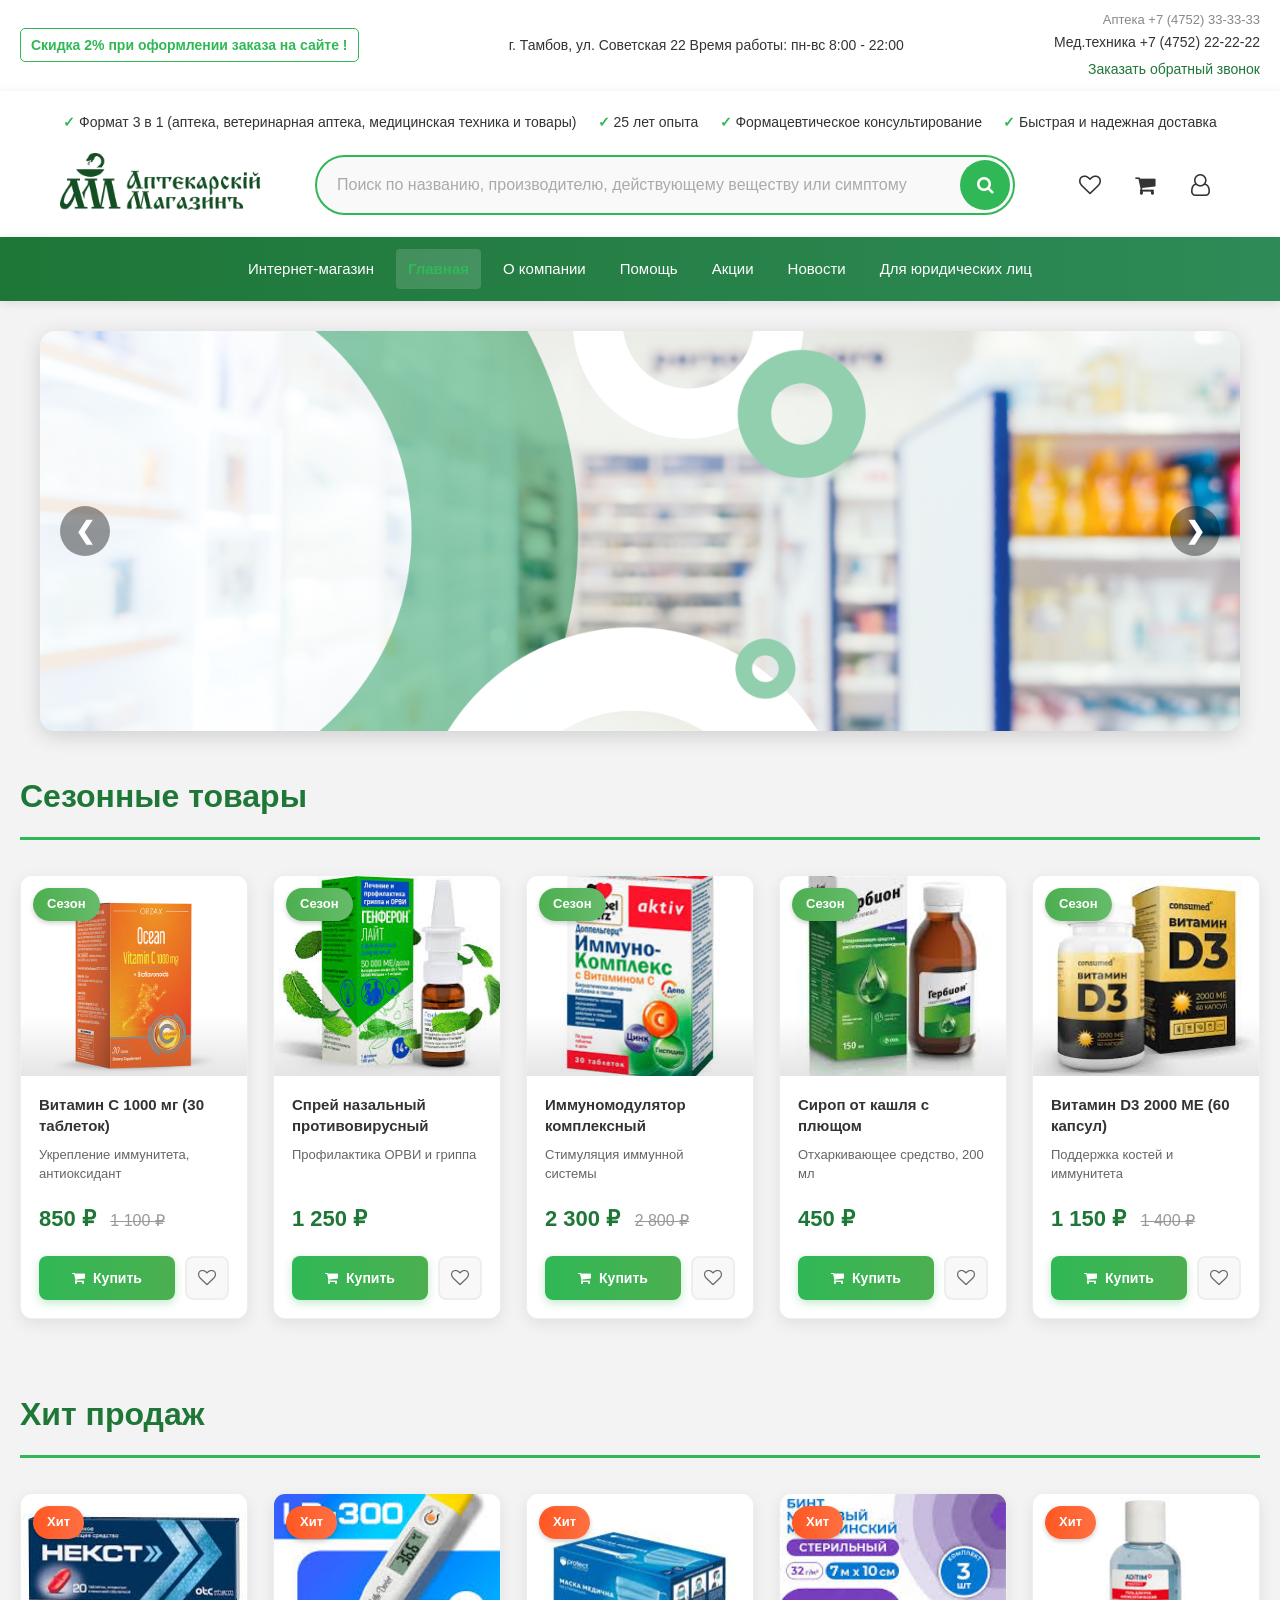
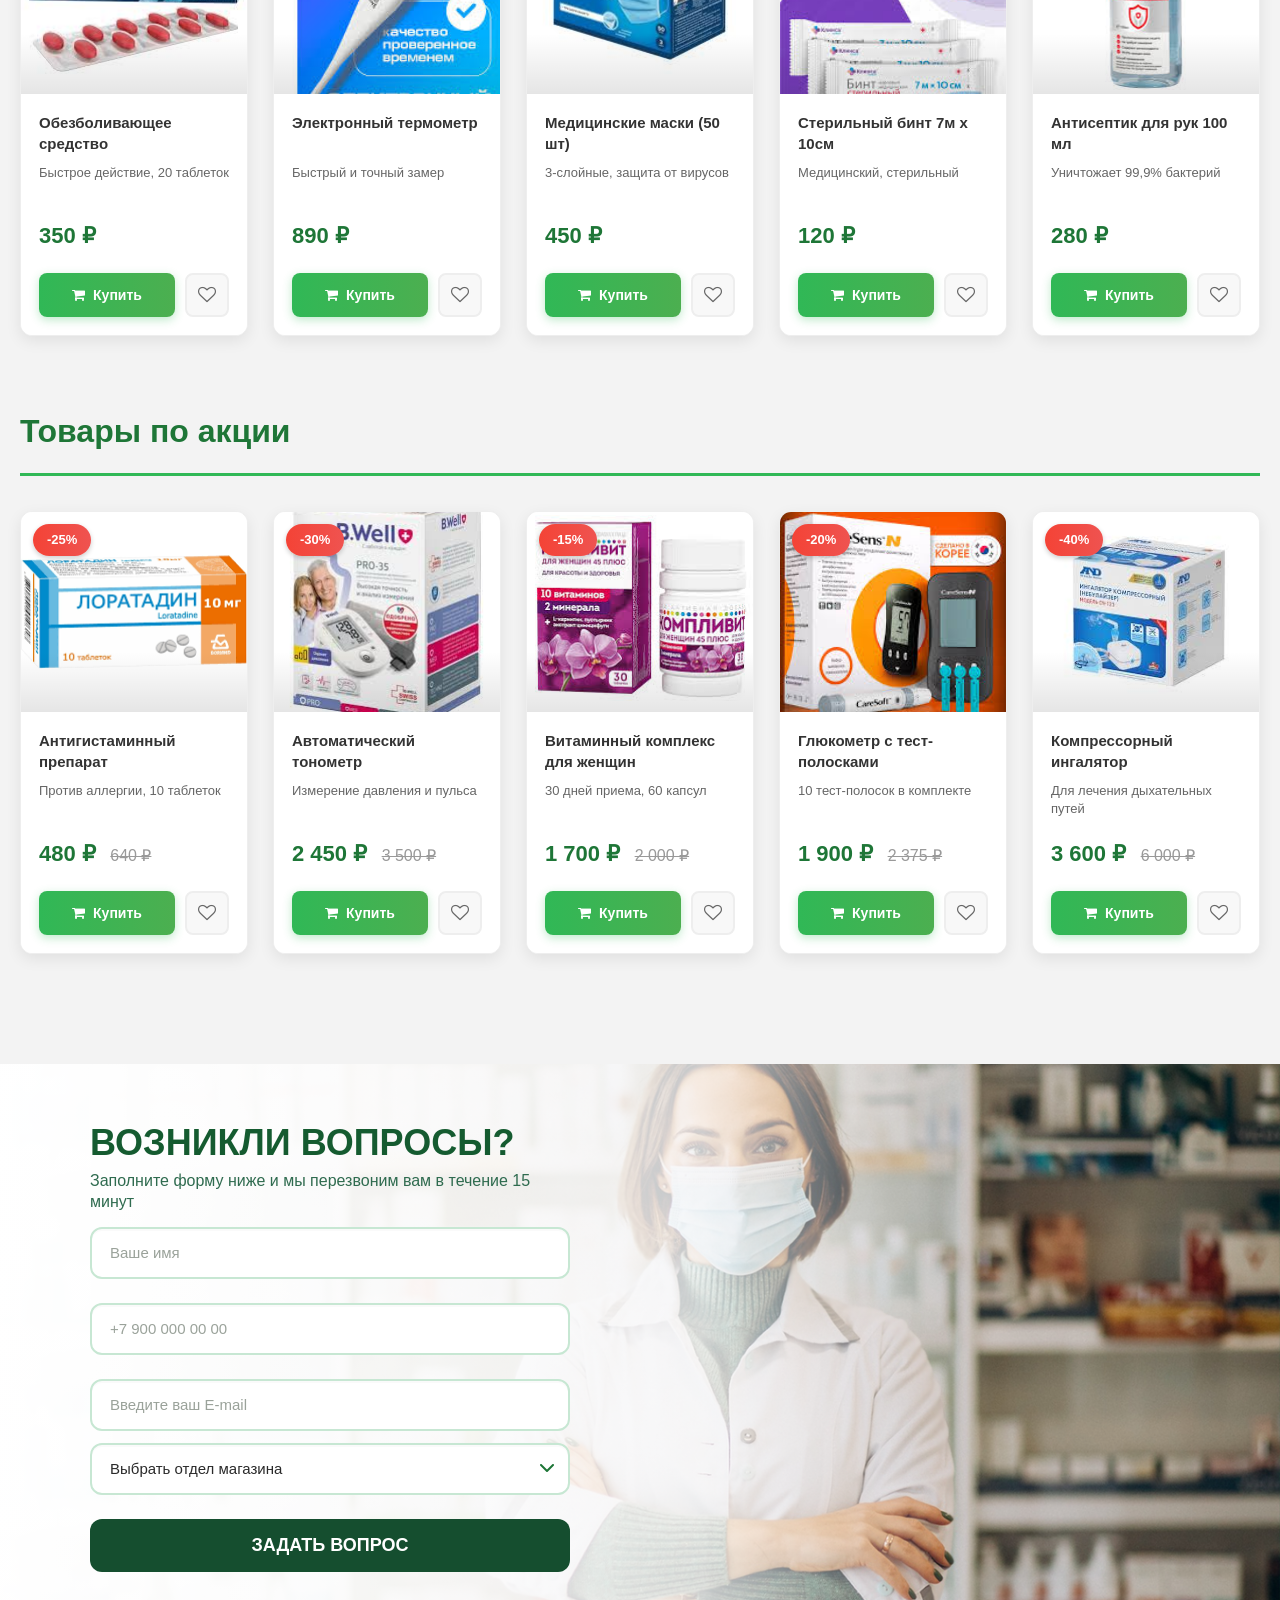
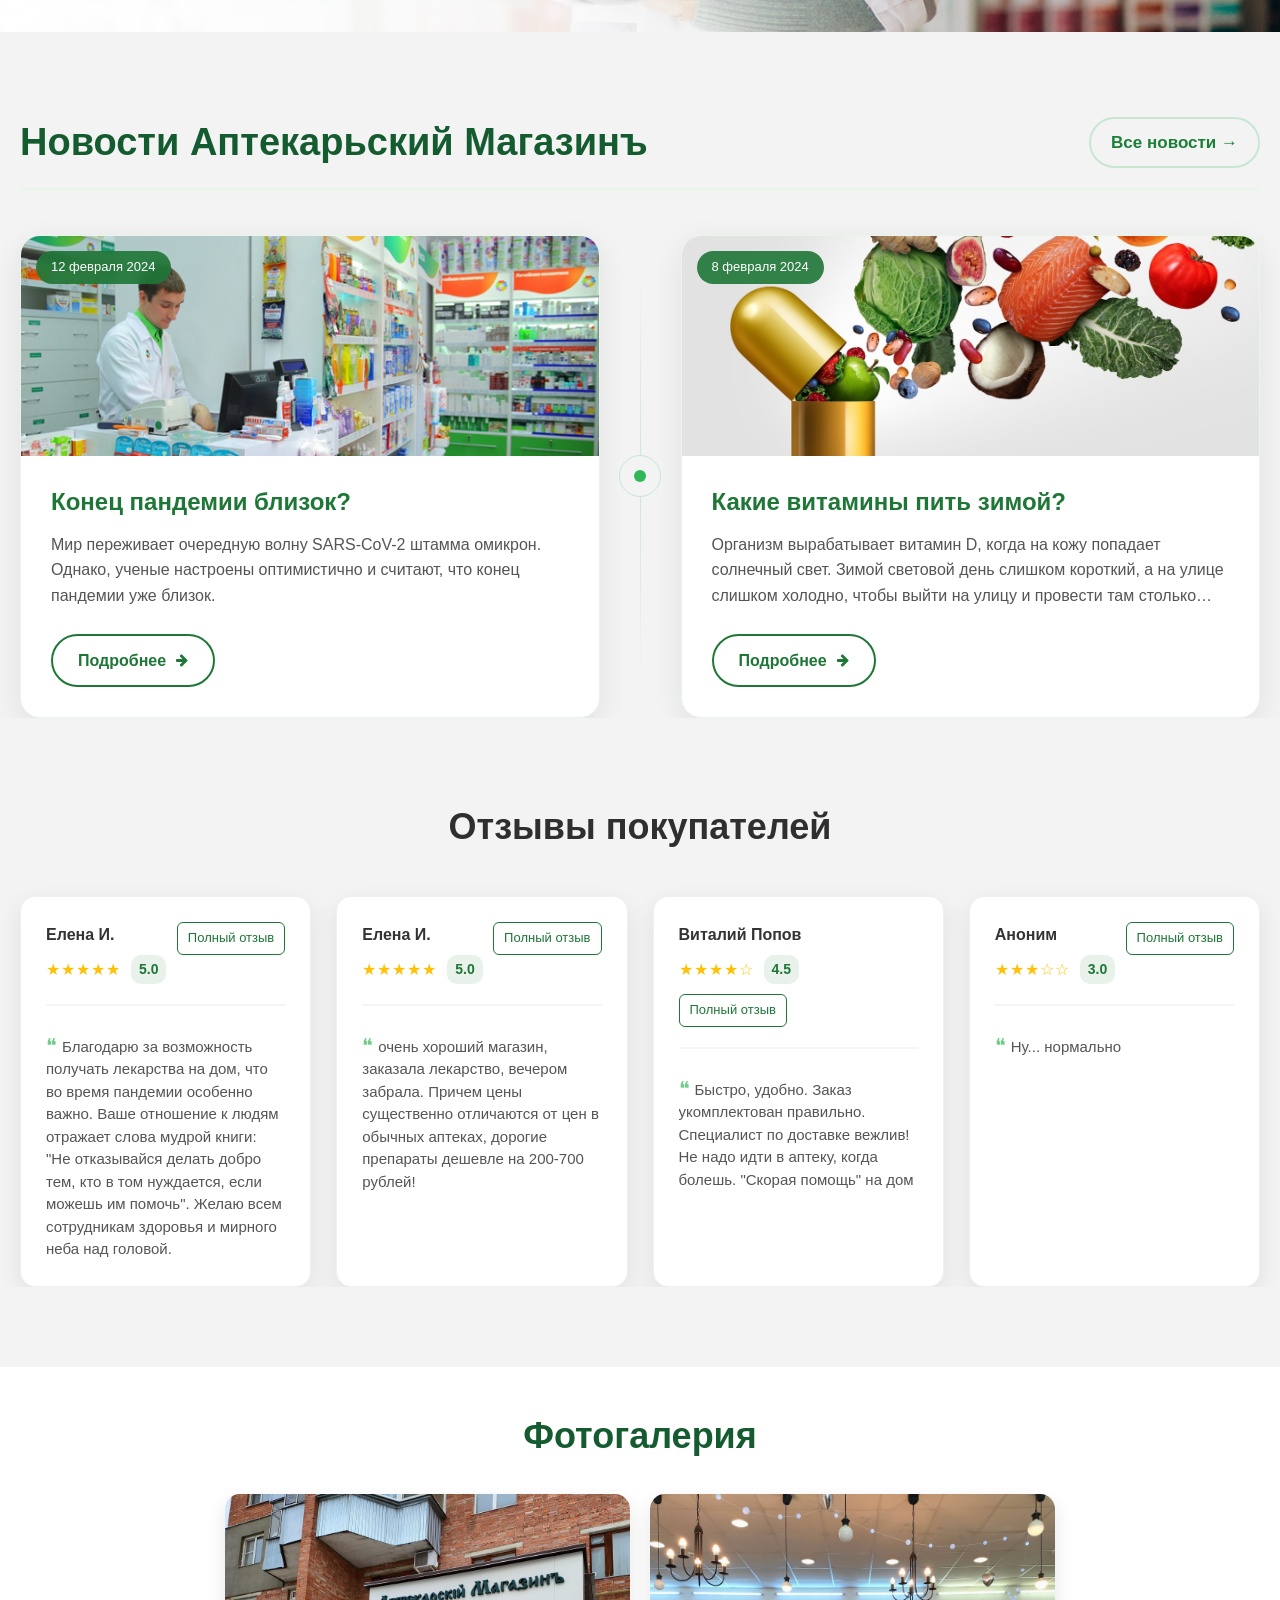
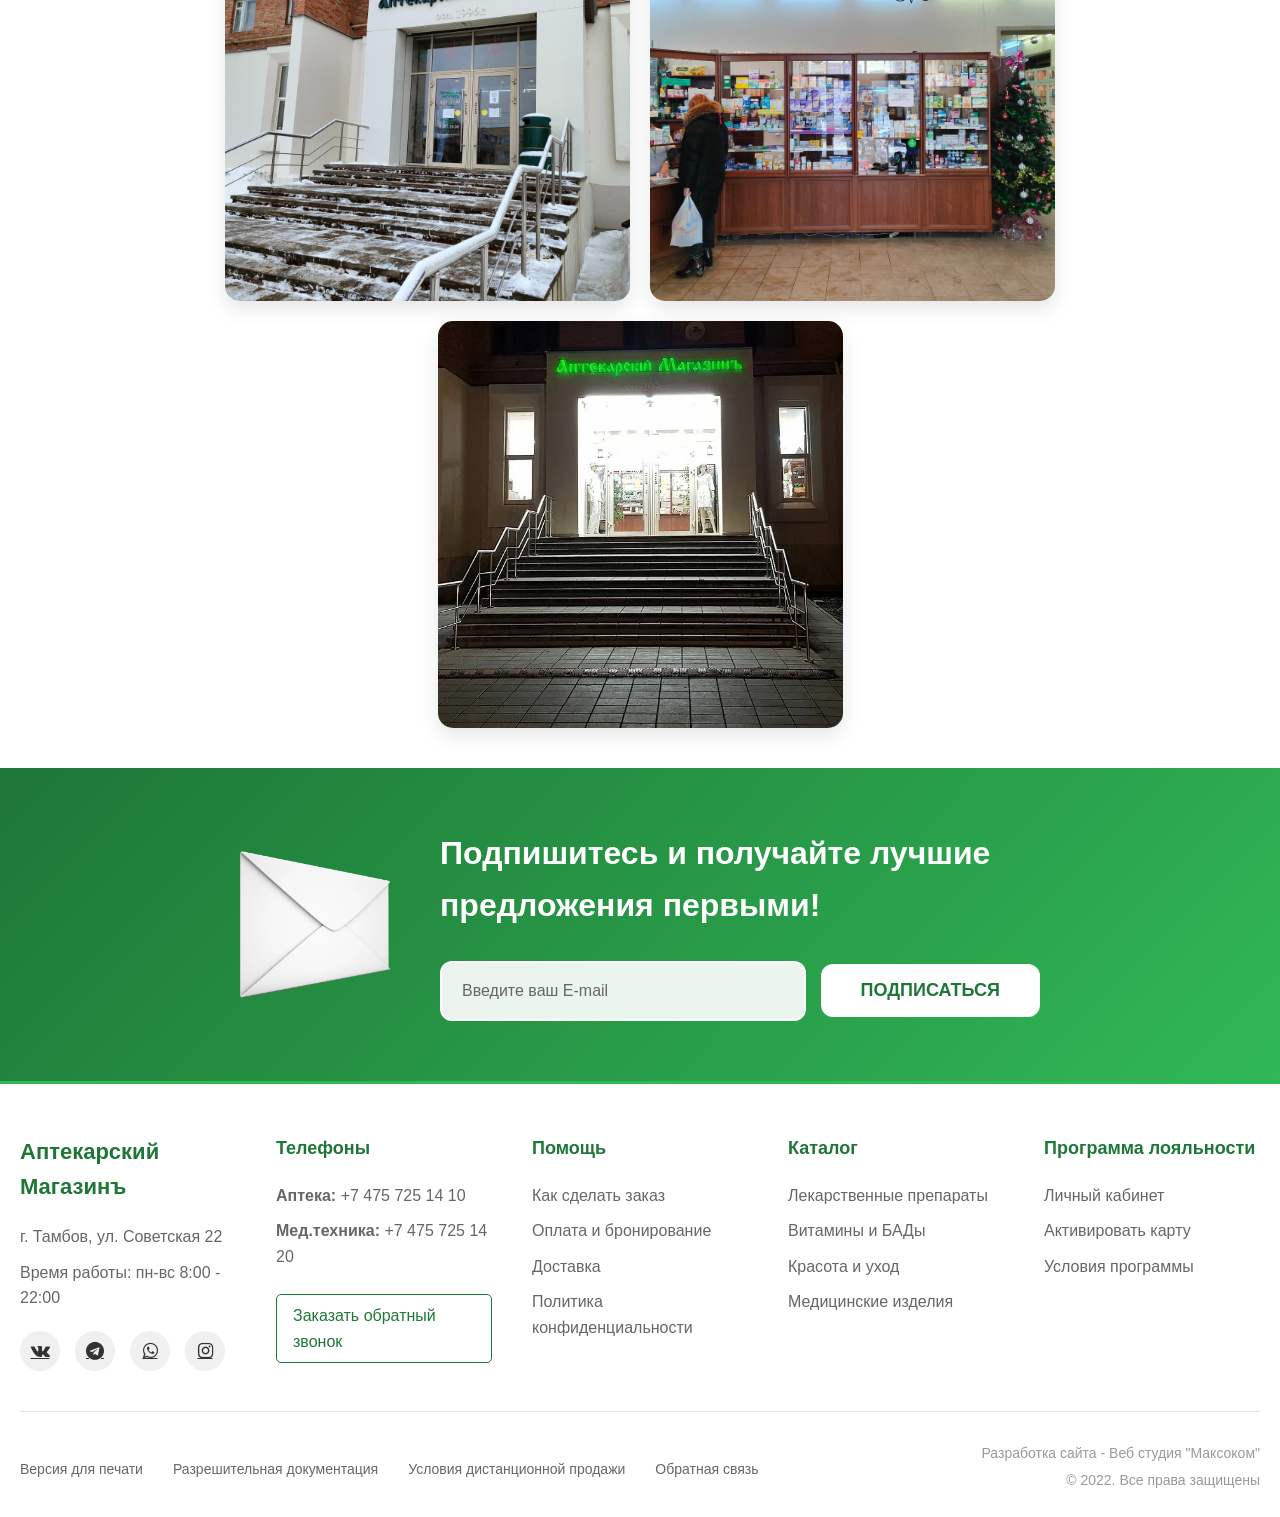
<file: index.html>
<!doctype html>
<html lang="ru">
  <head>
    <meta charset="UTF-8" />
    <meta
      name="viewport"
      content="width=device-width, initial-scale=1.0, maximum-scale=1.0, user-scalable=no"
    />
    <link
      rel="stylesheet"
      href="https://cdnjs.cloudflare.com/ajax/libs/font-awesome/4.7.0/css/font-awesome.min.css"
    />
    <link rel="stylesheet" href="style.css" />
    <title>Аптекарскiй Магазинъ</title>
  </head>
  <body>
    <!-- ==== TOP HEADER ==== -->
    <div class="top-header">
      <div class="discount">
        <span>Скидка 2% при оформлении заказа на сайте !</span>
      </div>
      <div class="place">
        <p>г. Тамбов, ул. Советская 22 Время работы: пн-вс 8:00 - 22:00</p>
      </div>
      <div class="phone">
        <p>Аптека +7 (4752) 33-33-33</p>
        <p>Мед.техника +7 (4752) 22-22-22</p>
        <a href="#" class="callback-link-top">Заказать обратный звонок</a>
      </div>
    </div>

    <!-- ==== HEADER ==== -->
    <header>
      <div class="top-info">
        <p>
          Формат 3 в 1 (аптека, ветеринарная аптека, медицинская техника и
          товары)
        </p>
        <p>25 лет опыта</p>
        <p>Формацевтическое консультирование</p>
        <p>Быстрая и надежная доставка</p>
      </div>
      <div class="container">
        <div class="logo">
          <img
            src="logo/Аптекарскiй Магазинъ1.png"
            alt="Логотип Аптекарскiй Магазинъ"
          />
        </div>
        <div class="search-container">
          <div class="search">
            <input
              type="text"
              id="search-input"
              placeholder="Поиск по названию, производителю, действующему веществу или симптому"
            />
            <button id="search-button"><i class="fa fa-search"></i></button>
          </div>
          <div id="search-results" class="search-results"></div>
        </div>
        <div class="icons">
          <i class="fa fa-heart-o" id="favorite-icon">
            <span class="counter favorite-counter">0</span>
          </i>
          <i class="fa fa-shopping-cart" id="cart-icon" aria-hidden="true">
            <span class="counter cart-counter">0</span>
          </i>
          <i class="fa fa-user-o" id="user-icon"></i>
        </div>
      </div>
    </header>
    <!-- ==== NAVIGATION ==== -->
    <div class="navigation">
      <nav>
        <ul>
          <li><a href="catalog.html" class="nav-link">Интернет-магазин</a></li>
          <li><a href="index.html" class="nav-link active">Главная</a></li>
          <li><a href="about.html" class="nav-link">О компании</a></li>
          <li><a href="help.html" class="nav-link">Помощь</a></li>
          <li><a href="promotions.html" class="nav-link">Акции</a></li>
          <li><a href="news.html" class="nav-link">Новости</a></li>
          <li>
            <a href="business.html" class="nav-link">Для юридических лиц</a>
          </li>
        </ul>
      </nav>
    </div>

    <!-- ==== SLIDER ==== -->
    <div class="slider">
      <div class="slide active">
        <img
          src="slider/ee4218ab14d336280525d017253421ebbf69c757.png"
          alt="Акция 1"
        />
      </div>
      <div class="slide">
        <img
          src="slider/831b819a-e4f6-42c9-9b72-a0c1b4ff2a2b.jpg"
          alt="Акция 2"
        />
      </div>
      <div class="slide">
        <img src="slider/Copilot_20260202_022223.png" alt="Акция 3" />
      </div>
      <div class="slide">
        <img src="slider/Copilot_20260202_022359.png" alt="Акция 4" />
      </div>
      <div class="slide">
        <img src="slider/Copilot_20260202_022614.png" alt="Акция 5" />
      </div>
      <a class="prev" onclick="changeSlide(-1)">&#10094;</a>
      <a class="next" onclick="changeSlide(1)">&#10095;</a>
      <div class="dots">
        <span class="dot active" onclick="currentSlide(1)"></span>
        <span class="dot" onclick="currentSlide(2)"></span>
        <span class="dot" onclick="currentSlide(3)"></span>
        <span class="dot" onclick="currentSlide(4)"></span>
        <span class="dot" onclick="currentSlide(5)"></span>
      </div>
    </div>

    <!-- ==== PRODUCTS SECTION ==== -->
    <section class="products-section">
      <!-- sesons card -->
      <div class="products-category">
        <h2 class="category-title">Сезонные товары</h2>
        <div class="products-grid">
          <!-- Card 1 -->
          <div class="product-card">
            <div class="product-badge seasonal">Сезон</div>
            <div class="product-image">
              <img src="product/1.png" alt="Витамин C" />
            </div>
            <div class="product-info">
              <h3 class="product-title">Витамин C 1000 мг (30 таблеток)</h3>
              <p class="product-desc">Укрепление иммунитета, антиоксидант</p>
              <div class="product-price">
                <span class="current-price">850 ₽</span>
                <span class="old-price">1 100 ₽</span>
              </div>
              <div class="product-actions">
                <button class="buy-btn">
                  <i class="fa fa-shopping-cart"></i> Купить
                </button>
                <button class="favorite-btn">
                  <i class="fa fa-heart-o"></i>
                </button>
              </div>
            </div>
          </div>

          <!-- card 2 -->
          <div class="product-card">
            <div class="product-badge seasonal">Сезон</div>
            <div class="product-image">
              <img src="product/2.jpg" alt="Спрей от гриппа" />
            </div>
            <div class="product-info">
              <h3 class="product-title">Спрей назальный противовирусный</h3>
              <p class="product-desc">Профилактика ОРВИ и гриппа</p>
              <div class="product-price">
                <span class="current-price">1 250 ₽</span>
              </div>
              <div class="product-actions">
                <button class="buy-btn">
                  <i class="fa fa-shopping-cart"></i> Купить
                </button>
                <button class="favorite-btn">
                  <i class="fa fa-heart-o"></i>
                </button>
              </div>
            </div>
          </div>

          <!-- card 3 -->
          <div class="product-card">
            <div class="product-badge seasonal">Сезон</div>
            <div class="product-image">
              <img src="product/3.jpg" alt="Иммуномодулятор" />
            </div>
            <div class="product-info">
              <h3 class="product-title">Иммуномодулятор комплексный</h3>
              <p class="product-desc">Стимуляция иммунной системы</p>
              <div class="product-price">
                <span class="current-price">2 300 ₽</span>
                <span class="old-price">2 800 ₽</span>
              </div>
              <div class="product-actions">
                <button class="buy-btn">
                  <i class="fa fa-shopping-cart"></i> Купить
                </button>
                <button class="favorite-btn">
                  <i class="fa fa-heart-o"></i>
                </button>
              </div>
            </div>
          </div>

          <!-- card 4 -->
          <div class="product-card">
            <div class="product-badge seasonal">Сезон</div>
            <div class="product-image">
              <img src="product/4.jpg" alt="Сироп от кашля" />
            </div>
            <div class="product-info">
              <h3 class="product-title">Сироп от кашля с плющом</h3>
              <p class="product-desc">Отхаркивающее средство, 200 мл</p>
              <div class="product-price">
                <span class="current-price">450 ₽</span>
              </div>
              <div class="product-actions">
                <button class="buy-btn">
                  <i class="fa fa-shopping-cart"></i> Купить
                </button>
                <button class="favorite-btn">
                  <i class="fa fa-heart-o"></i>
                </button>
              </div>
            </div>
          </div>

          <!-- card 5 -->
          <div class="product-card">
            <div class="product-badge seasonal">Сезон</div>
            <div class="product-image">
              <img src="product/5.jpg" alt="Витамин D" />
            </div>
            <div class="product-info">
              <h3 class="product-title">Витамин D3 2000 МЕ (60 капсул)</h3>
              <p class="product-desc">Поддержка костей и иммунитета</p>
              <div class="product-price">
                <span class="current-price">1 150 ₽</span>
                <span class="old-price">1 400 ₽</span>
              </div>
              <div class="product-actions">
                <button class="buy-btn">
                  <i class="fa fa-shopping-cart"></i> Купить
                </button>
                <button class="favorite-btn">
                  <i class="fa fa-heart-o"></i>
                </button>
              </div>
            </div>
          </div>
        </div>
      </div>

      <!-- Хит продаж -->
      <div class="products-category">
        <h2 class="category-title">Хит продаж</h2>
        <div class="products-grid">
          <!-- card 1 -->
          <div class="product-card">
            <div class="product-badge bestseller">Хит</div>
            <div class="product-image">
              <img src="product/6.jpg" alt="Обезболивающее" />
            </div>
            <div class="product-info">
              <h3 class="product-title">Обезболивающее средство</h3>
              <p class="product-desc">Быстрое действие, 20 таблеток</p>
              <div class="product-price">
                <span class="current-price">350 ₽</span>
              </div>
              <div class="product-actions">
                <button class="buy-btn">
                  <i class="fa fa-shopping-cart"></i> Купить
                </button>
                <button class="favorite-btn">
                  <i class="fa fa-heart-o"></i>
                </button>
              </div>
            </div>
          </div>

          <!-- card 2 -->
          <div class="product-card">
            <div class="product-badge bestseller">Хит</div>
            <div class="product-image">
              <img src="product/7.jpg" alt="Термометр" />
            </div>
            <div class="product-info">
              <h3 class="product-title">Электронный термометр</h3>
              <p class="product-desc">Быстрый и точный замер</p>
              <div class="product-price">
                <span class="current-price">890 ₽</span>
              </div>
              <div class="product-actions">
                <button class="buy-btn">
                  <i class="fa fa-shopping-cart"></i> Купить
                </button>
                <button class="favorite-btn">
                  <i class="fa fa-heart-o"></i>
                </button>
              </div>
            </div>
          </div>

          <!-- card 3 -->
          <div class="product-card">
            <div class="product-badge bestseller">Хит</div>
            <div class="product-image">
              <img src="product/8.jpg" alt="Маска медицинская" />
            </div>
            <div class="product-info">
              <h3 class="product-title">Медицинские маски (50 шт)</h3>
              <p class="product-desc">3-слойные, защита от вирусов</p>
              <div class="product-price">
                <span class="current-price">450 ₽</span>
              </div>
              <div class="product-actions">
                <button class="buy-btn">
                  <i class="fa fa-shopping-cart"></i> Купить
                </button>
                <button class="favorite-btn">
                  <i class="fa fa-heart-o"></i>
                </button>
              </div>
            </div>
          </div>

          <!-- card 4 -->
          <div class="product-card">
            <div class="product-badge bestseller">Хит</div>
            <div class="product-image">
              <img src="product/9.jpg" alt="Бинт" />
            </div>
            <div class="product-info">
              <h3 class="product-title">Стерильный бинт 7м х 10см</h3>
              <p class="product-desc">Медицинский, стерильный</p>
              <div class="product-price">
                <span class="current-price">120 ₽</span>
              </div>
              <div class="product-actions">
                <button class="buy-btn">
                  <i class="fa fa-shopping-cart"></i> Купить
                </button>
                <button class="favorite-btn">
                  <i class="fa fa-heart-o"></i>
                </button>
              </div>
            </div>
          </div>

          <!-- card 5 -->
          <div class="product-card">
            <div class="product-badge bestseller">Хит</div>
            <div class="product-image">
              <img src="product/10.jpg" alt="Антисептик" />
            </div>
            <div class="product-info">
              <h3 class="product-title">Антисептик для рук 100 мл</h3>
              <p class="product-desc">Уничтожает 99,9% бактерий</p>
              <div class="product-price">
                <span class="current-price">280 ₽</span>
              </div>
              <div class="product-actions">
                <button class="buy-btn">
                  <i class="fa fa-shopping-cart"></i> Купить
                </button>
                <button class="favorite-btn">
                  <i class="fa fa-heart-o"></i>
                </button>
              </div>
            </div>
          </div>
        </div>
      </div>

      <!-- card discount -->
      <div class="products-category">
        <h2 class="category-title">Товары по акции</h2>
        <div class="products-grid">
          <!-- card 1 -->
          <div class="product-card">
            <div class="product-badge discount">-25%</div>
            <div class="product-image">
              <img src="product/11.png" alt="Антигистаминное" />
            </div>
            <div class="product-info">
              <h3 class="product-title">Антигистаминный препарат</h3>
              <p class="product-desc">Против аллергии, 10 таблеток</p>
              <div class="product-price">
                <span class="current-price">480 ₽</span>
                <span class="old-price">640 ₽</span>
              </div>
              <div class="product-actions">
                <button class="buy-btn">
                  <i class="fa fa-shopping-cart"></i> Купить
                </button>
                <button class="favorite-btn">
                  <i class="fa fa-heart-o"></i>
                </button>
              </div>
            </div>
          </div>

          <!-- card 2 -->
          <div class="product-card">
            <div class="product-badge discount">-30%</div>
            <div class="product-image">
              <img src="product/12.jpg" alt="Тонометр" />
            </div>
            <div class="product-info">
              <h3 class="product-title">Автоматический тонометр</h3>
              <p class="product-desc">Измерение давления и пульса</p>
              <div class="product-price">
                <span class="current-price">2 450 ₽</span>
                <span class="old-price">3 500 ₽</span>
              </div>
              <div class="product-actions">
                <button class="buy-btn">
                  <i class="fa fa-shopping-cart"></i> Купить
                </button>
                <button class="favorite-btn">
                  <i class="fa fa-heart-o"></i>
                </button>
              </div>
            </div>
          </div>

          <!-- card 3 -->
          <div class="product-card">
            <div class="product-badge discount">-15%</div>
            <div class="product-image">
              <img src="product/13.jpg" alt="Витаминный комплекс" />
            </div>
            <div class="product-info">
              <h3 class="product-title">Витаминный комплекс для женщин</h3>
              <p class="product-desc">30 дней приема, 60 капсул</p>
              <div class="product-price">
                <span class="current-price">1 700 ₽</span>
                <span class="old-price">2 000 ₽</span>
              </div>
              <div class="product-actions">
                <button class="buy-btn">
                  <i class="fa fa-shopping-cart"></i> Купить
                </button>
                <button class="favorite-btn">
                  <i class="fa fa-heart-o"></i>
                </button>
              </div>
            </div>
          </div>

          <!-- card 4 -->
          <div class="product-card">
            <div class="product-badge discount">-20%</div>
            <div class="product-image">
              <img src="product/14.jpg" alt="Глюкометр" />
            </div>
            <div class="product-info">
              <h3 class="product-title">Глюкометр с тест-полосками</h3>
              <p class="product-desc">10 тест-полосок в комплекте</p>
              <div class="product-price">
                <span class="current-price">1 900 ₽</span>
                <span class="old-price">2 375 ₽</span>
              </div>
              <div class="product-actions">
                <button class="buy-btn">
                  <i class="fa fa-shopping-cart"></i> Купить
                </button>
                <button class="favorite-btn">
                  <i class="fa fa-heart-o"></i>
                </button>
              </div>
            </div>
          </div>

          <!-- card 5 -->
          <div class="product-card">
            <div class="product-badge discount">-40%</div>
            <div class="product-image">
              <img src="product/15.jpg" alt="Ингалятор" />
            </div>
            <div class="product-info">
              <h3 class="product-title">Компрессорный ингалятор</h3>
              <p class="product-desc">Для лечения дыхательных путей</p>
              <div class="product-price">
                <span class="current-price">3 600 ₽</span>
                <span class="old-price">6 000 ₽</span>
              </div>
              <div class="product-actions">
                <button class="buy-btn">
                  <i class="fa fa-shopping-cart"></i> Купить
                </button>
                <button class="favorite-btn">
                  <i class="fa fa-heart-o"></i>
                </button>
              </div>
            </div>
          </div>
        </div>
      </div>
    </section>

    <!-- modals -->
    <div class="modal" id="cart-modal">
      <div class="modal-content">
        <div class="modal-header">
          <h2>🛒 Ваша корзина</h2>
          <span class="close-modal">&times;</span>
        </div>
        <div class="modal-body">
          <div id="cart-items-container">
            <p class="empty-cart-message">Ваша корзина пуста</p>
          </div>
          <div class="cart-summary">
            <div class="total-items">
              <span>Товаров:</span>
              <span id="total-items-count">0</span>
            </div>
            <div class="total-price">
              <span>Итого:</span>
              <span id="total-price">0 ₽</span>
            </div>
          </div>
        </div>
        <div class="modal-footer">
          <button class="btn-continue">Продолжить покупки</button>
          <button class="btn-checkout">Оформить заказ</button>
        </div>
      </div>
    </div>

    <div class="modal" id="favorite-modal">
      <div class="modal-content">
        <div class="modal-header">
          <h2>❤️ Избранные товары</h2>
          <span class="close-modal">&times;</span>
        </div>
        <div class="modal-body">
          <div id="favorite-items-container">
            <p class="empty-favorite-message">
              У вас пока нет избранных товаров
            </p>
          </div>
        </div>
        <div class="modal-footer">
          <button class="btn-continue">Продолжить покупки</button>
        </div>
      </div>
    </div>

    <div class="modal" id="login-modal">
      <div class="modal-content">
        <div class="modal-header">
          <h2>👤 Вход в личный кабинет</h2>
          <span class="close-modal">&times;</span>
        </div>
        <div class="modal-body">
          <form id="login-form">
            <div class="form-group">
              <label for="email">Email</label>
              <input
                type="email"
                id="login-email"
                placeholder="Введите ваш email"
                required
              />
            </div>
            <div class="form-group">
              <label for="password">Пароль</label>
              <input
                type="password"
                id="login-password"
                placeholder="Введите пароль"
                required
              />
            </div>
            <div class="form-options">
              <label> <input type="checkbox" /> Запомнить меня </label>
              <a href="#" class="forgot-password">Забыли пароль?</a>
            </div>
          </form>
        </div>
        <div class="modal-footer">
          <button type="submit" class="btn-login" id="login-submit">
            Войти
          </button>
          <button class="btn-register" id="open-register-modal">
            Регистрация
          </button>
        </div>
      </div>
    </div>

    <div class="modal" id="register-modal">
      <div class="modal-content">
        <div class="modal-header">
          <h2>📝 Регистрация</h2>
          <span class="close-modal">&times;</span>
        </div>
        <div class="modal-body">
          <form id="register-form">
            <div class="form-group">
              <label for="reg-name">Имя</label>
              <input
                type="text"
                id="reg-name"
                placeholder="Введите ваше имя"
                required
              />
            </div>
            <div class="form-group">
              <label for="reg-email">Email</label>
              <input
                type="email"
                id="reg-email"
                placeholder="Введите ваш email"
                required
              />
            </div>
            <div class="form-group">
              <label for="reg-phone">Телефон</label>
              <input
                type="tel"
                id="reg-phone"
                placeholder="+7 900 000 00 00"
                required
              />
            </div>
            <div class="form-group">
              <label for="reg-password">Пароль</label>
              <input
                type="password"
                id="reg-password"
                placeholder="Придумайте пароль"
                required
              />
            </div>
            <div class="form-group">
              <label for="reg-confirm-password">Подтвердите пароль</label>
              <input
                type="password"
                id="reg-confirm-password"
                placeholder="Повторите пароль"
                required
              />
            </div>
          </form>
        </div>
        <div class="modal-footer">
          <button
            type="submit"
            class="btn-register-submit"
            id="register-submit"
          >
            Зарегистрироваться
          </button>
          <button class="btn-back-to-login">Вход</button>
        </div>
      </div>
    </div>

    <!-- ==== CONTACT HERO ==== -->
    <section class="contact-hero">
      <div class="container contact-grid">
        <div class="contact-left">
          <h1 class="contact-title">ВОЗНИКЛИ ВОПРОСЫ?</h1>
          <p class="contact-sub">
            Заполните форму ниже и мы перезвоним вам в течение 15 минут
          </p>

          <form id="contactForm" class="contact-form" novalidate>
            <div class="row top-row">
              <input
                type="text"
                id="cf-name"
                name="name"
                placeholder="Ваше имя"
                required
              />
              <input
                type="tel"
                id="cf-phone"
                name="phone"
                placeholder="+7 900 000 00 00"
                required
              />
            </div>

            <input
              type="email"
              id="cf-email"
              name="email"
              placeholder="Введите ваш E-mail"
              required
            />

            <select id="cf-dept" name="department" required>
              <option value="">Выбрать отдел магазина</option>
              <option>Аптека</option>
              <option>Ветеринарная аптека</option>
              <option>Мед. техника</option>
            </select>

            <button type="submit" class="btn-contact">ЗАДАТЬ ВОПРОС</button>
          </form>
        </div>
      </div>
    </section>

    <!-- ==== NEWS ==== -->
    <div class="news-section">
      <div class="news-header">
        <h1 class="main-title">Новости Аптекарьский Магазинъ</h1>
        <a href="news.html" class="all-news-link">Все новости →</a>
      </div>

      <div class="news-container">
        <div class="news-item">
          <div class="news-image">
            <img
              src="news/1ab237dc6c8d3897ac0220f65b48d33b2b498973.png"
              alt="Новость 1"
            />
            <div class="news-date">12 февраля 2024</div>
          </div>
          <div class="news-content">
            <h2 class="news-title">Конец пандемии близок?</h2>
            <p class="news-text">
              Мир переживает очередную волну SARS-CoV-2 штамма омикрон. Однако,
              ученые настроены оптимистично и считают, что конец пандемии уже
              близок.
            </p>
            <div class="news-footer">
              <a href="#" class="read-more">
                <span>Подробнее</span>
                <i class="fa fa-arrow-right"></i>
              </a>
            </div>
          </div>
        </div>

        <div class="news-divider"></div>

        <div class="news-item">
          <div class="news-image">
            <img
              src="news/004b25391308c42a84e63d21d0bea81a0b3160e7.png"
              alt="Новость 2"
            />
            <div class="news-date">8 февраля 2024</div>
          </div>
          <div class="news-content">
            <h2 class="news-title">Какие витамины пить зимой?</h2>
            <p class="news-text">
              Организм вырабатывает витамин D, когда на кожу попадает солнечный
              свет. Зимой световой день слишком короткий, а на улице слишком
              холодно, чтобы выйти на улицу и провести там столько времени.
            </p>
            <div class="news-footer">
              <a href="#" class="read-more">
                <span>Подробнее</span>
                <i class="fa fa-arrow-right"></i>
              </a>
            </div>
          </div>
        </div>
      </div>
    </div>

    <!-- ==== REVIEWS ==== -->
    <div class="reviews">
      <h1 class="reviews-title">Отзывы покупателей</h1>
      <div class="reviews-container">
        <!-- comment 1 -->
        <div class="review-card">
          <div class="review-header">
            <div class="reviewer-info">
              <div class="reviewer-name">Елена И.</div>
              <div class="review-rating">
                <span class="stars">★★★★★</span>
                <span class="rating-score">5.0</span>
              </div>
            </div>
            <a href="#" class="full-review-link">Полный отзыв</a>
          </div>
          <div class="review-text">
            Благодарю за возможность получать лекарства на дом, что во время
            пандемии особенно важно. Ваше отношение к людям отражает слова
            мудрой книги: "Не отказывайся делать добро тем, кто в том нуждается,
            если можешь им помочь". Желаю всем сотрудникам здоровья и мирного
            неба над головой.
          </div>
        </div>

        <!-- comment 2 -->
        <div class="review-card">
          <div class="review-header">
            <div class="reviewer-info">
              <div class="reviewer-name">Елена И.</div>
              <div class="review-rating">
                <span class="stars">★★★★★</span>
                <span class="rating-score">5.0</span>
              </div>
            </div>
            <a href="#" class="full-review-link">Полный отзыв</a>
          </div>
          <div class="review-text">
            очень хороший магазин, заказала лекарство, вечером забрала. Причем
            цены существенно отличаются от цен в обычных аптеках, дорогие
            препараты дешевле на 200-700 рублей!
          </div>
        </div>

        <!-- comment 3 -->
        <div class="review-card">
          <div class="review-header">
            <div class="reviewer-info">
              <div class="reviewer-name">Виталий Попов</div>
              <div class="review-rating">
                <span class="stars">★★★★☆</span>
                <span class="rating-score">4.5</span>
              </div>
            </div>
            <a href="#" class="full-review-link">Полный отзыв</a>
          </div>
          <div class="review-text">
            Быстро, удобно. Заказ укомплектован правильно. Специалист по
            доставке вежлив! Не надо идти в аптеку, когда болешь. "Скорая
            помощь" на дом
          </div>
        </div>

        <!-- comment 4 -->
        <div class="review-card">
          <div class="review-header">
            <div class="reviewer-info">
              <div class="reviewer-name">Аноним</div>
              <div class="review-rating">
                <span class="stars">★★★☆☆</span>
                <span class="rating-score">3.0</span>
              </div>
            </div>
            <a href="#" class="full-review-link">Полный отзыв</a>
          </div>
          <div class="review-text">Ну... нормально</div>
        </div>
      </div>
    </div>

    <!-- ==== GALLERY ==== -->
    <div class="gallery">
      <h1>Фотогалерия</h1>
      <div class="gal">
        <img
          src="gallery/d3ba1272bb0c26089b6b3ba1b061b886b96b39d1.png"
          alt=""
        />
        <img
          src="gallery/2f2f489638f92352ebf71cd1b2b135dfe9fab8c7.png"
          alt=""
        />
        <img
          src="gallery/9579da0a77bc2bf8685a7895a681342d2af0b3a7.png"
          alt=""
        />
      </div>
    </div>

    <!-- ==== SUBSCRIBE ==== -->
    <div class="subscribe">
      <img
        src="subscribe/d0871c076b2e348e4471212b59f151b53059387a.png"
        alt=""
      />
      <div class="follow">
        <h1>Подпишитесь и получайте лучшие предложения первыми!</h1>
        <div class="email">
          <input
            type="email"
            name="email"
            id="subscribe-email"
            placeholder="Введите ваш E-mail"
          />
          <button id="subscribe-btn">ПОДПИСАТЬСЯ</button>
        </div>
      </div>
    </div>

    <!-- ==== FOOTER ==== -->
    <footer class="footer">
      <div class="footer-container">
        <div class="footer-column">
          <h3>Аптекарский Магазинъ</h3>
          <p>г. Тамбов, ул. Советская 22</p>
          <p>Время работы: пн-вс 8:00 - 22:00</p>
          <div class="social-icons">
            <a href="#"><i class="fa fa-vk"></i></a>
            <a href="#"><i class="fa fa-telegram"></i></a>
            <a href="#"><i class="fa fa-whatsapp"></i></a>
            <a href="#"><i class="fa fa-instagram"></i></a>
          </div>
        </div>

        <div class="footer-column">
          <h4>Телефоны</h4>
          <p><strong>Аптека:</strong> +7 475 725 14 10</p>
          <p><strong>Мед.техника:</strong> +7 475 725 14 20</p>
          <a href="#" class="callback-link">Заказать обратный звонок</a>
        </div>

        <div class="footer-column">
          <h4>Помощь</h4>
          <ul>
            <li><a href="help.html">Как сделать заказ</a></li>
            <li><a href="help.html">Оплата и бронирование</a></li>
            <li><a href="help.html">Доставка</a></li>
            <li><a href="help.html">Политика конфиденциальности</a></li>
          </ul>
        </div>

        <div class="footer-column">
          <h4>Каталог</h4>
          <ul>
            <li><a href="catalog.html">Лекарственные препараты</a></li>
            <li><a href="catalog.html">Витамины и БАДы</a></li>
            <li><a href="catalog.html">Красота и уход</a></li>
            <li><a href="catalog.html">Медицинские изделия</a></li>
          </ul>
        </div>

        <div class="footer-column">
          <h4>Программа лояльности</h4>
          <ul>
            <li><a href="#">Личный кабинет</a></li>
            <li><a href="#">Активировать карту</a></li>
            <li><a href="#">Условия программы</a></li>
          </ul>
        </div>
      </div>

      <div class="footer-bottom">
        <div class="footer-links">
          <a href="#">Версия для печати</a>
          <a href="#">Разрешительная документация</a>
          <a href="#">Условия дистанционной продажи</a>
          <a href="#">Обратная связь</a>
        </div>
        <div class="footer-copyright">
          <p>Разработка сайта - Веб студия "Максоком"</p>
          <p>© 2022. Все права защищены</p>
        </div>
      </div>
    </footer>

    <script src="script.js"></script>
  </body>
</html>
</file>
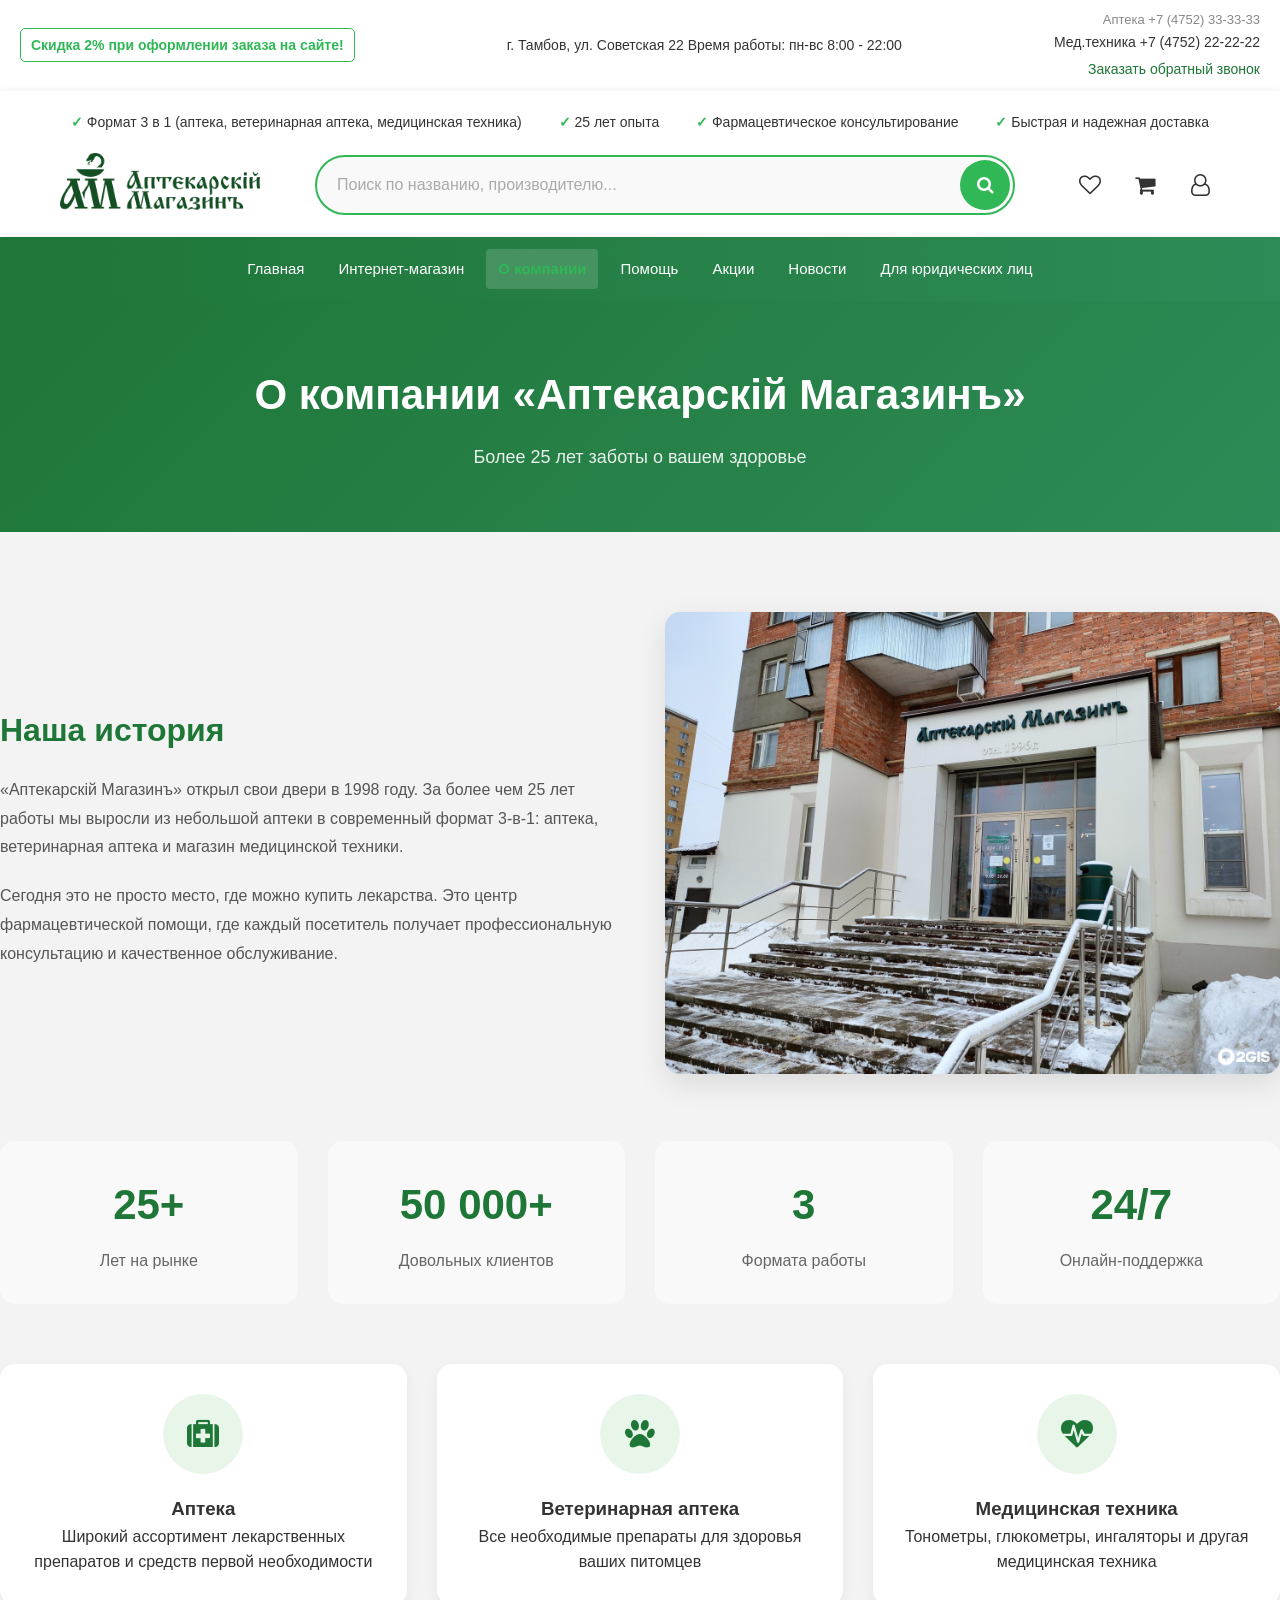
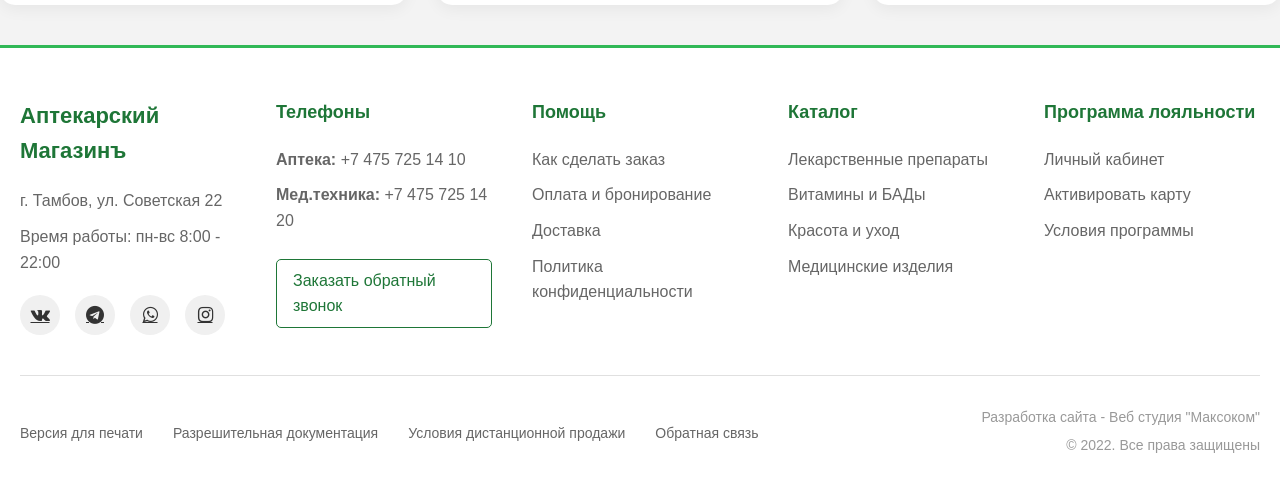
<file: about.html>
<!doctype html>
<html lang="ru">
  <head>
    <meta charset="UTF-8" />
    <meta name="viewport" content="width=device-width, initial-scale=1.0" />
    <link
      rel="stylesheet"
      href="https://cdnjs.cloudflare.com/ajax/libs/font-awesome/4.7.0/css/font-awesome.min.css"
    />
    <link rel="stylesheet" href="style.css" />
    <title>О компании | Аптекарскiй Магазинъ</title>
  </head>
  <body>
    <!-- ==== Top Header ==== -->
    <div class="top-header">
      <div class="discount">
        <span>Скидка 2% при оформлении заказа на сайте!</span>
      </div>
      <div class="place">
        <p>г. Тамбов, ул. Советская 22 Время работы: пн-вс 8:00 - 22:00</p>
      </div>
      <div class="phone">
        <p>Аптека +7 (4752) 33-33-33</p>
        <p>Мед.техника +7 (4752) 22-22-22</p>
        <a href="#" class="callback-link-top">Заказать обратный звонок</a>
      </div>
    </div>

    <!-- ==== HEADER ==== -->
    <header>
      <div class="top-info">
        <p>Формат 3 в 1 (аптека, ветеринарная аптека, медицинская техника)</p>
        <p>25 лет опыта</p>
        <p>Фармацевтическое консультирование</p>
        <p>Быстрая и надежная доставка</p>
      </div>
      <div class="container">
        <div class="logo">
          <a href="index.html">
            <img src="logo/Аптекарскiй Магазинъ1.png" alt="Логотип" />
          </a>
        </div>
        <div class="search-container">
          <div class="search">
            <input
              type="text"
              id="search-input"
              placeholder="Поиск по названию, производителю..."
            />
            <button id="search-button"><i class="fa fa-search"></i></button>
          </div>
        </div>
        <div class="icons">
          <i class="fa fa-heart-o" id="favorite-icon">
            <span class="counter favorite-counter">0</span>
          </i>
          <i class="fa fa-shopping-cart" id="cart-icon">
            <span class="counter cart-counter">0</span>
          </i>
          <i class="fa fa-user-o" id="user-icon"></i>
        </div>
      </div>
    </header>

    <!-- ==== NAVIGATION ==== -->
    <div class="navigation">
      <nav>
        <ul>
          <li><a href="index.html" class="nav-link">Главная</a></li>
          <li><a href="catalog.html" class="nav-link">Интернет-магазин</a></li>
          <li><a href="about.html" class="nav-link active">О компании</a></li>
          <li><a href="help.html" class="nav-link">Помощь</a></li>
          <li><a href="promotions.html" class="nav-link">Акции</a></li>
          <li><a href="news.html" class="nav-link">Новости</a></li>
          <li>
            <a href="business.html" class="nav-link">Для юридических лиц</a>
          </li>
        </ul>
      </nav>
    </div>

    <!-- ==== Page Content ==== -->
    <div class="page-hero">
      <h1>О компании «Аптекарскiй Магазинъ»</h1>
      <p>Более 25 лет заботы о вашем здоровье</p>
    </div>

    <div class="about-section">
      <div class="container">
        <div class="about-grid">
          <div class="about-content">
            <h2>Наша история</h2>
            <p>
              «Аптекарскiй Магазинъ» открыл свои двери в 1998 году. За более чем
              25 лет работы мы выросли из небольшой аптеки в современный формат
              3-в-1: аптека, ветеринарная аптека и магазин медицинской техники.
            </p>
            <p>
              Сегодня это не просто место, где можно купить лекарства. Это центр
              фармацевтической помощи, где каждый посетитель получает
              профессиональную консультацию и качественное обслуживание.
            </p>
          </div>
          <div class="about-image">
            <img
              src="gallery/d3ba1272bb0c26089b6b3ba1b061b886b96b39d1.png"
              alt="Наша аптека"
            />
          </div>
        </div>

        <div class="stats-container">
          <div class="stat-item">
            <span class="stat-number">25+</span>
            <span class="stat-label">Лет на рынке</span>
          </div>
          <div class="stat-item">
            <span class="stat-number">50 000+</span>
            <span class="stat-label">Довольных клиентов</span>
          </div>
          <div class="stat-item">
            <span class="stat-number">3</span>
            <span class="stat-label">Формата работы</span>
          </div>
          <div class="stat-item">
            <span class="stat-number">24/7</span>
            <span class="stat-label">Онлайн-поддержка</span>
          </div>
        </div>

        <div class="features-grid">
          <div class="feature-card">
            <div class="feature-icon">
              <i class="fa fa-medkit"></i>
            </div>
            <h3>Аптека</h3>
            <p>
              Широкий ассортимент лекарственных препаратов и средств первой
              необходимости
            </p>
          </div>
          <div class="feature-card">
            <div class="feature-icon">
              <i class="fa fa-paw"></i>
            </div>
            <h3>Ветеринарная аптека</h3>
            <p>Все необходимые препараты для здоровья ваших питомцев</p>
          </div>
          <div class="feature-card">
            <div class="feature-icon">
              <i class="fa fa-heartbeat"></i>
            </div>
            <h3>Медицинская техника</h3>
            <p>
              Тонометры, глюкометры, ингаляторы и другая медицинская техника
            </p>
          </div>
        </div>
      </div>
    </div>

    <!-- modals -->
    <div class="modal" id="cart-modal">
      <div class="modal-content">
        <div class="modal-header">
          <h2>🛒 Ваша корзина</h2>
          <span class="close-modal">&times;</span>
        </div>
        <div class="modal-body">
          <div id="cart-items-container">
            <p class="empty-cart-message">Ваша корзина пуста</p>
          </div>
          <div class="cart-summary">
            <div class="total-items">
              <span>Товаров:</span>
              <span id="total-items-count">0</span>
            </div>
            <div class="total-price">
              <span>Итого:</span>
              <span id="total-price">0 ₽</span>
            </div>
          </div>
        </div>
        <div class="modal-footer">
          <button class="btn-continue">Продолжить покупки</button>
          <button class="btn-checkout">Оформить заказ</button>
        </div>
      </div>
    </div>

    <div class="modal" id="favorite-modal">
      <div class="modal-content">
        <div class="modal-header">
          <h2>❤️ Избранные товары</h2>
          <span class="close-modal">&times;</span>
        </div>
        <div class="modal-body">
          <div id="favorite-items-container">
            <p class="empty-favorite-message">
              У вас пока нет избранных товаров
            </p>
          </div>
        </div>
        <div class="modal-footer">
          <button class="btn-continue">Продолжить покупки</button>
        </div>
      </div>
    </div>

    <div class="modal" id="login-modal">
      <div class="modal-content">
        <div class="modal-header">
          <h2>👤 Вход в личный кабинет</h2>
          <span class="close-modal">&times;</span>
        </div>
        <div class="modal-body">
          <form id="login-form">
            <div class="form-group">
              <label for="email">Email</label>
              <input
                type="email"
                id="login-email"
                placeholder="Введите ваш email"
                required
              />
            </div>
            <div class="form-group">
              <label for="password">Пароль</label>
              <input
                type="password"
                id="login-password"
                placeholder="Введите пароль"
                required
              />
            </div>
            <div class="form-options">
              <label> <input type="checkbox" /> Запомнить меня </label>
              <a href="#" class="forgot-password">Забыли пароль?</a>
            </div>
          </form>
        </div>
        <div class="modal-footer">
          <button type="submit" class="btn-login" id="login-submit">
            Войти
          </button>
          <button class="btn-register" id="open-register-modal">
            Регистрация
          </button>
        </div>
      </div>
    </div>

    <div class="modal" id="register-modal">
      <div class="modal-content">
        <div class="modal-header">
          <h2>📝 Регистрация</h2>
          <span class="close-modal">&times;</span>
        </div>
        <div class="modal-body">
          <form id="register-form">
            <div class="form-group">
              <label for="reg-name">Имя</label>
              <input
                type="text"
                id="reg-name"
                placeholder="Введите ваше имя"
                required
              />
            </div>
            <div class="form-group">
              <label for="reg-email">Email</label>
              <input
                type="email"
                id="reg-email"
                placeholder="Введите ваш email"
                required
              />
            </div>
            <div class="form-group">
              <label for="reg-phone">Телефон</label>
              <input
                type="tel"
                id="reg-phone"
                placeholder="+7 900 000 00 00"
                required
              />
            </div>
            <div class="form-group">
              <label for="reg-password">Пароль</label>
              <input
                type="password"
                id="reg-password"
                placeholder="Придумайте пароль"
                required
              />
            </div>
            <div class="form-group">
              <label for="reg-confirm-password">Подтвердите пароль</label>
              <input
                type="password"
                id="reg-confirm-password"
                placeholder="Повторите пароль"
                required
              />
            </div>
          </form>
        </div>
        <div class="modal-footer">
          <button
            type="submit"
            class="btn-register-submit"
            id="register-submit"
          >
            Зарегистрироваться
          </button>
          <button class="btn-back-to-login">Вход</button>
        </div>
      </div>
    </div>

    <!-- ==== FOOTER ==== -->
    <footer class="footer">
      <div class="footer-container">
        <div class="footer-column">
          <h3>Аптекарский Магазинъ</h3>
          <p>г. Тамбов, ул. Советская 22</p>
          <p>Время работы: пн-вс 8:00 - 22:00</p>
          <div class="social-icons">
            <a href="#"><i class="fa fa-vk"></i></a>
            <a href="#"><i class="fa fa-telegram"></i></a>
            <a href="#"><i class="fa fa-whatsapp"></i></a>
            <a href="#"><i class="fa fa-instagram"></i></a>
          </div>
        </div>

        <div class="footer-column">
          <h4>Телефоны</h4>
          <p><strong>Аптека:</strong> +7 475 725 14 10</p>
          <p><strong>Мед.техника:</strong> +7 475 725 14 20</p>
          <a href="#" class="callback-link">Заказать обратный звонок</a>
        </div>

        <div class="footer-column">
          <h4>Помощь</h4>
          <ul>
            <li><a href="help.html">Как сделать заказ</a></li>
            <li><a href="help.html">Оплата и бронирование</a></li>
            <li><a href="help.html">Доставка</a></li>
            <li><a href="help.html">Политика конфиденциальности</a></li>
          </ul>
        </div>

        <div class="footer-column">
          <h4>Каталог</h4>
          <ul>
            <li><a href="catalog.html">Лекарственные препараты</a></li>
            <li><a href="catalog.html">Витамины и БАДы</a></li>
            <li><a href="catalog.html">Красота и уход</a></li>
            <li><a href="catalog.html">Медицинские изделия</a></li>
          </ul>
        </div>

        <div class="footer-column">
          <h4>Программа лояльности</h4>
          <ul>
            <li><a href="#">Личный кабинет</a></li>
            <li><a href="#">Активировать карту</a></li>
            <li><a href="#">Условия программы</a></li>
          </ul>
        </div>
      </div>

      <div class="footer-bottom">
        <div class="footer-links">
          <a href="#">Версия для печати</a>
          <a href="#">Разрешительная документация</a>
          <a href="#">Условия дистанционной продажи</a>
          <a href="#">Обратная связь</a>
        </div>
        <div class="footer-copyright">
          <p>Разработка сайта - Веб студия "Максоком"</p>
          <p>© 2022. Все права защищены</p>
        </div>
      </div>
    </footer>

    <script src="script.js"></script>
  </body>
</html>
</file>
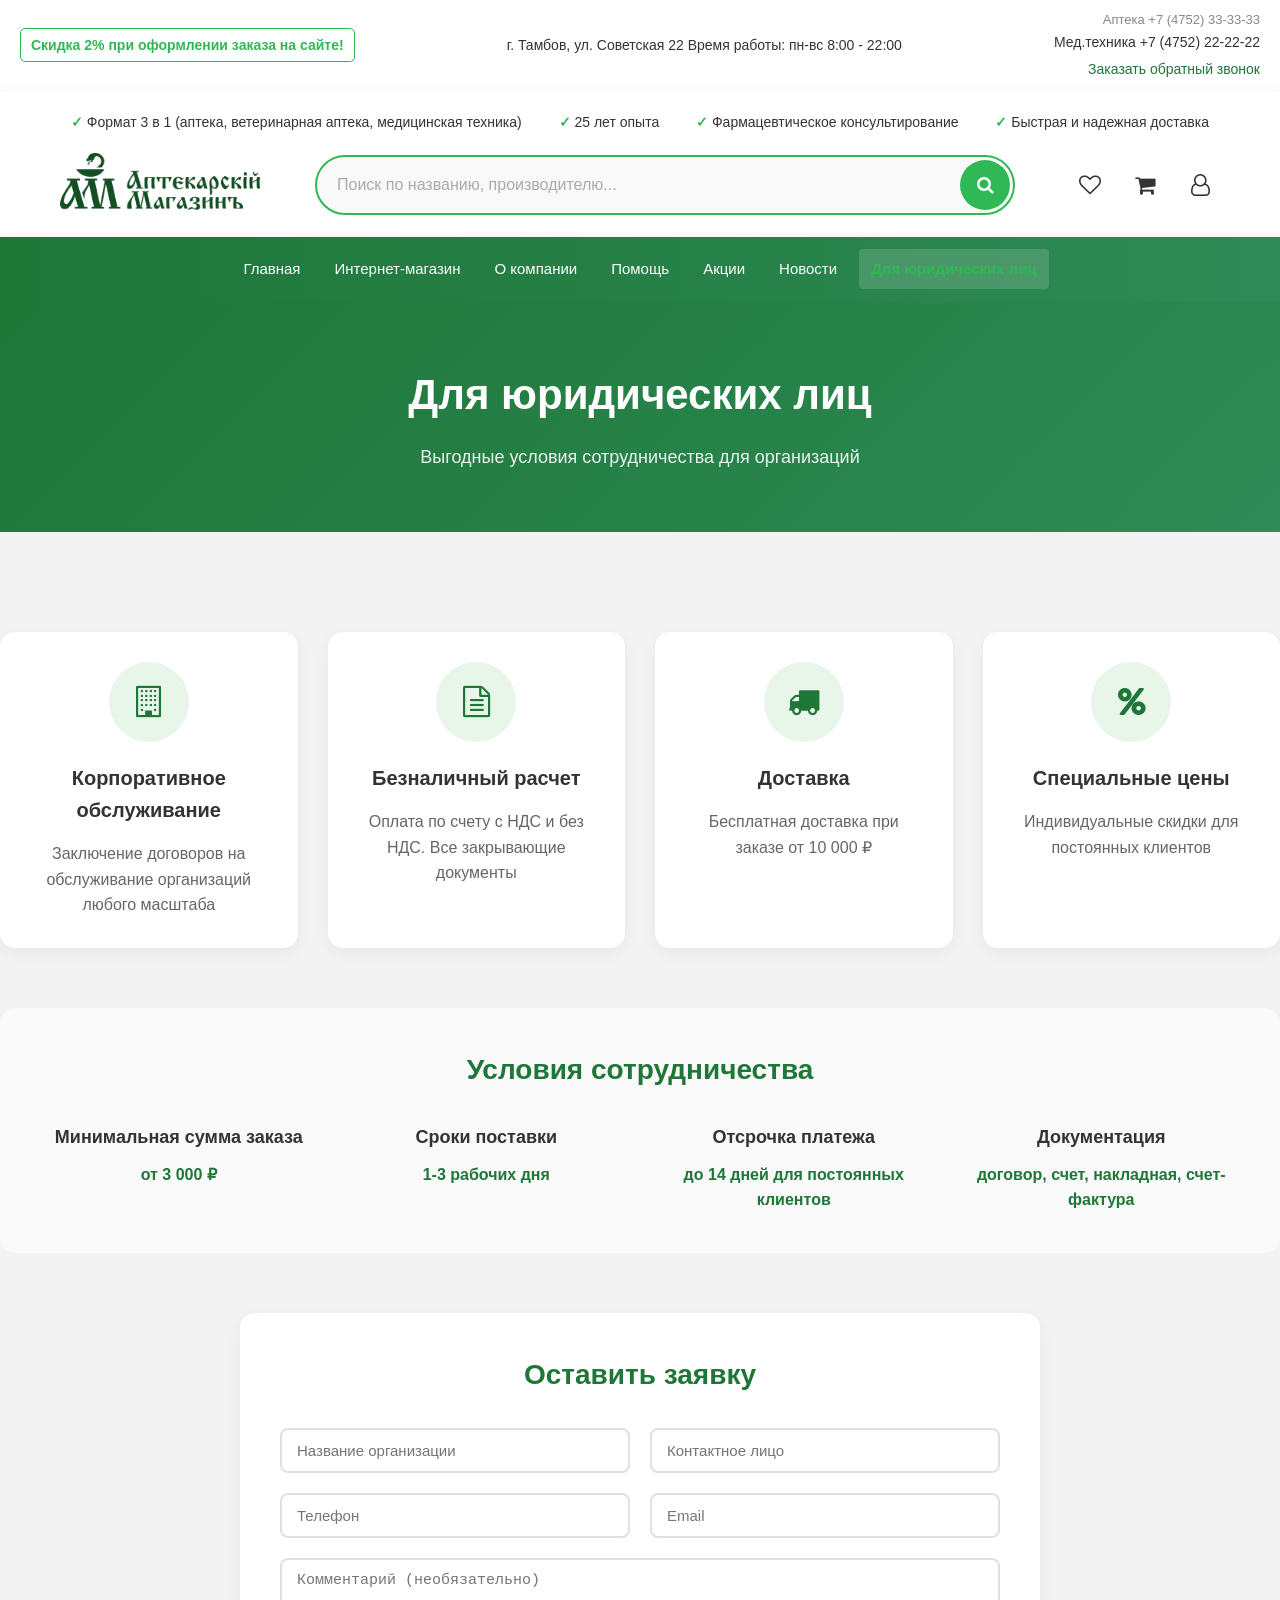
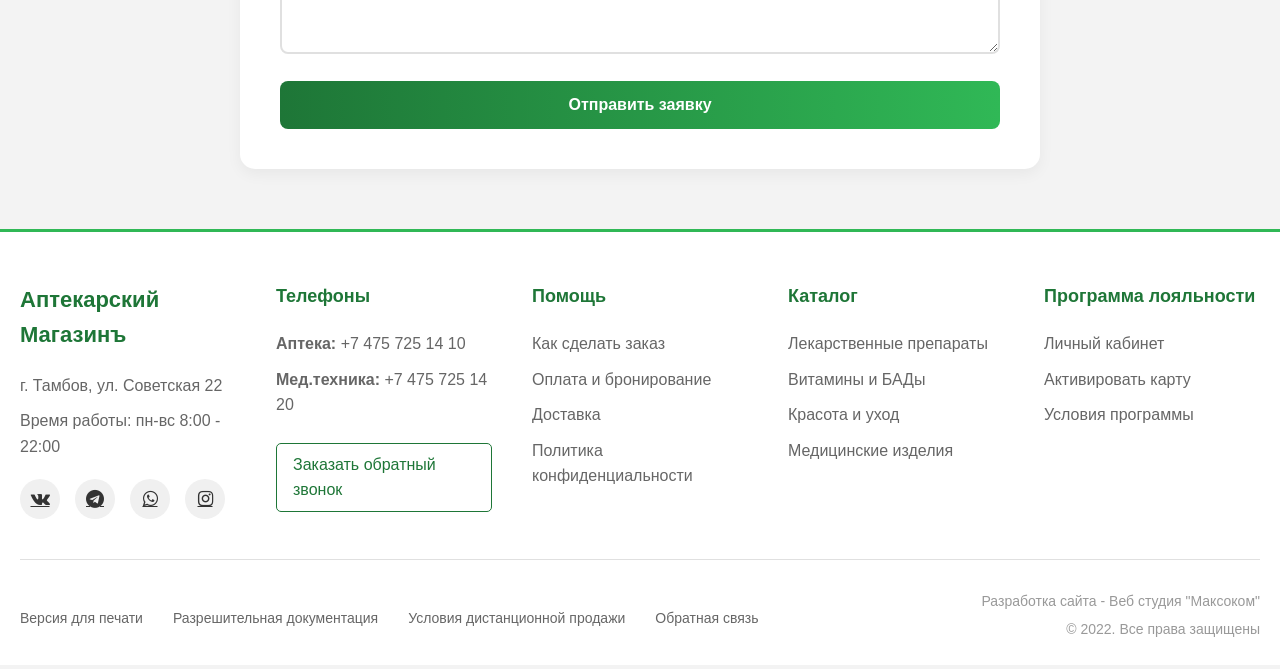
<file: business.html>
<!doctype html>
<html lang="ru">
  <head>
    <meta charset="UTF-8" />
    <meta name="viewport" content="width=device-width, initial-scale=1.0" />
    <link
      rel="stylesheet"
      href="https://cdnjs.cloudflare.com/ajax/libs/font-awesome/4.7.0/css/font-awesome.min.css"
    />
    <link rel="stylesheet" href="style.css" />
    <title>Для юридических лиц | Аптекарскiй Магазинъ</title>
  </head>
  <body>
    <!-- ==== TOP HEADER ==== -->
    <div class="top-header">
      <div class="discount">
        <span>Скидка 2% при оформлении заказа на сайте!</span>
      </div>
      <div class="place">
        <p>г. Тамбов, ул. Советская 22 Время работы: пн-вс 8:00 - 22:00</p>
      </div>
      <div class="phone">
        <p>Аптека +7 (4752) 33-33-33</p>
        <p>Мед.техника +7 (4752) 22-22-22</p>
        <a href="#" class="callback-link-top">Заказать обратный звонок</a>
      </div>
    </div>

    <!-- ==== HEADER ==== -->
    <header>
      <div class="top-info">
        <p>Формат 3 в 1 (аптека, ветеринарная аптека, медицинская техника)</p>
        <p>25 лет опыта</p>
        <p>Фармацевтическое консультирование</p>
        <p>Быстрая и надежная доставка</p>
      </div>
      <div class="container">
        <div class="logo">
          <a href="index.html">
            <img src="logo/Аптекарскiй Магазинъ1.png" alt="Логотип" />
          </a>
        </div>
        <div class="search-container">
          <div class="search">
            <input
              type="text"
              id="search-input"
              placeholder="Поиск по названию, производителю..."
            />
            <button id="search-button"><i class="fa fa-search"></i></button>
          </div>
        </div>
        <div class="icons">
          <i class="fa fa-heart-o" id="favorite-icon">
            <span class="counter favorite-counter">0</span>
          </i>
          <i class="fa fa-shopping-cart" id="cart-icon">
            <span class="counter cart-counter">0</span>
          </i>
          <i class="fa fa-user-o" id="user-icon"></i>
        </div>
      </div>
    </header>

    <!-- ==== NAVIGATION ==== -->
    <div class="navigation">
      <nav>
        <ul>
          <li><a href="index.html" class="nav-link">Главная</a></li>
          <li><a href="catalog.html" class="nav-link">Интернет-магазин</a></li>
          <li><a href="about.html" class="nav-link">О компании</a></li>
          <li><a href="help.html" class="nav-link">Помощь</a></li>
          <li><a href="promotions.html" class="nav-link">Акции</a></li>
          <li><a href="news.html" class="nav-link">Новости</a></li>
          <li>
            <a href="business.html" class="nav-link active"
              >Для юридических лиц</a
            >
          </li>
        </ul>
      </nav>
    </div>

    <!-- ==== PAGE HERO ==== -->
    <div class="page-hero">
      <h1>Для юридических лиц</h1>
      <p>Выгодные условия сотрудничества для организаций</p>
    </div>

    <!-- ==== BUSINESS CONTENT ==== -->
    <div class="business-section">
      <div class="container">
        <div class="business-grid">
          <div class="business-card">
            <div class="business-icon">
              <i class="fa fa-building-o"></i>
            </div>
            <h3>Корпоративное обслуживание</h3>
            <p>
              Заключение договоров на обслуживание организаций любого масштаба
            </p>
          </div>
          <div class="business-card">
            <div class="business-icon">
              <i class="fa fa-file-text-o"></i>
            </div>
            <h3>Безналичный расчет</h3>
            <p>Оплата по счету с НДС и без НДС. Все закрывающие документы</p>
          </div>
          <div class="business-card">
            <div class="business-icon">
              <i class="fa fa-truck"></i>
            </div>
            <h3>Доставка</h3>
            <p>Бесплатная доставка при заказе от 10 000 ₽</p>
          </div>
          <div class="business-card">
            <div class="business-icon">
              <i class="fa fa-percent"></i>
            </div>
            <h3>Специальные цены</h3>
            <p>Индивидуальные скидки для постоянных клиентов</p>
          </div>
        </div>

        <div class="business-info">
          <h2>Условия сотрудничества</h2>
          <div class="business-terms">
            <div class="term-item">
              <h4>Минимальная сумма заказа</h4>
              <p>от 3 000 ₽</p>
            </div>
            <div class="term-item">
              <h4>Сроки поставки</h4>
              <p>1-3 рабочих дня</p>
            </div>
            <div class="term-item">
              <h4>Отсрочка платежа</h4>
              <p>до 14 дней для постоянных клиентов</p>
            </div>
            <div class="term-item">
              <h4>Документация</h4>
              <p>договор, счет, накладная, счет-фактура</p>
            </div>
          </div>
        </div>

        <div class="business-form-container">
          <h2>Оставить заявку</h2>
          <form id="business-form" class="business-form">
            <div class="form-row">
              <input
                type="text"
                id="business-company"
                placeholder="Название организации"
                required
              />
              <input
                type="text"
                id="business-contact"
                placeholder="Контактное лицо"
                required
              />
            </div>
            <div class="form-row">
              <input
                type="tel"
                id="business-phone"
                placeholder="Телефон"
                required
              />
              <input
                type="email"
                id="business-email"
                placeholder="Email"
                required
              />
            </div>
            <textarea
              id="business-comment"
              placeholder="Комментарий (необязательно)"
              rows="4"
            ></textarea>
            <button type="submit" class="business-submit">
              Отправить заявку
            </button>
          </form>
        </div>
      </div>
    </div>

    <!-- modals -->
    <div class="modal" id="cart-modal">
      <div class="modal-content">
        <div class="modal-header">
          <h2>🛒 Ваша корзина</h2>
          <span class="close-modal">&times;</span>
        </div>
        <div class="modal-body">
          <div id="cart-items-container">
            <p class="empty-cart-message">Ваша корзина пуста</p>
          </div>
          <div class="cart-summary">
            <div class="total-items">
              <span>Товаров:</span>
              <span id="total-items-count">0</span>
            </div>
            <div class="total-price">
              <span>Итого:</span>
              <span id="total-price">0 ₽</span>
            </div>
          </div>
        </div>
        <div class="modal-footer">
          <button class="btn-continue">Продолжить покупки</button>
          <button class="btn-checkout">Оформить заказ</button>
        </div>
      </div>
    </div>

    <div class="modal" id="favorite-modal">
      <div class="modal-content">
        <div class="modal-header">
          <h2>❤️ Избранные товары</h2>
          <span class="close-modal">&times;</span>
        </div>
        <div class="modal-body">
          <div id="favorite-items-container">
            <p class="empty-favorite-message">
              У вас пока нет избранных товаров
            </p>
          </div>
        </div>
        <div class="modal-footer">
          <button class="btn-continue">Продолжить покупки</button>
        </div>
      </div>
    </div>

    <div class="modal" id="login-modal">
      <div class="modal-content">
        <div class="modal-header">
          <h2>👤 Вход в личный кабинет</h2>
          <span class="close-modal">&times;</span>
        </div>
        <div class="modal-body">
          <form id="login-form">
            <div class="form-group">
              <label for="email">Email</label>
              <input
                type="email"
                id="login-email"
                placeholder="Введите ваш email"
                required
              />
            </div>
            <div class="form-group">
              <label for="password">Пароль</label>
              <input
                type="password"
                id="login-password"
                placeholder="Введите пароль"
                required
              />
            </div>
            <div class="form-options">
              <label> <input type="checkbox" /> Запомнить меня </label>
              <a href="#" class="forgot-password">Забыли пароль?</a>
            </div>
          </form>
        </div>
        <div class="modal-footer">
          <button type="submit" class="btn-login" id="login-submit">
            Войти
          </button>
          <button class="btn-register" id="open-register-modal">
            Регистрация
          </button>
        </div>
      </div>
    </div>

    <div class="modal" id="register-modal">
      <div class="modal-content">
        <div class="modal-header">
          <h2>📝 Регистрация</h2>
          <span class="close-modal">&times;</span>
        </div>
        <div class="modal-body">
          <form id="register-form">
            <div class="form-group">
              <label for="reg-name">Имя</label>
              <input
                type="text"
                id="reg-name"
                placeholder="Введите ваше имя"
                required
              />
            </div>
            <div class="form-group">
              <label for="reg-email">Email</label>
              <input
                type="email"
                id="reg-email"
                placeholder="Введите ваш email"
                required
              />
            </div>
            <div class="form-group">
              <label for="reg-phone">Телефон</label>
              <input
                type="tel"
                id="reg-phone"
                placeholder="+7 900 000 00 00"
                required
              />
            </div>
            <div class="form-group">
              <label for="reg-password">Пароль</label>
              <input
                type="password"
                id="reg-password"
                placeholder="Придумайте пароль"
                required
              />
            </div>
            <div class="form-group">
              <label for="reg-confirm-password">Подтвердите пароль</label>
              <input
                type="password"
                id="reg-confirm-password"
                placeholder="Повторите пароль"
                required
              />
            </div>
          </form>
        </div>
        <div class="modal-footer">
          <button
            type="submit"
            class="btn-register-submit"
            id="register-submit"
          >
            Зарегистрироваться
          </button>
          <button class="btn-back-to-login">Вход</button>
        </div>
      </div>
    </div>

    <!-- ==== FOOTER ==== -->
    <footer class="footer">
      <div class="footer-container">
        <div class="footer-column">
          <h3>Аптекарский Магазинъ</h3>
          <p>г. Тамбов, ул. Советская 22</p>
          <p>Время работы: пн-вс 8:00 - 22:00</p>
          <div class="social-icons">
            <a href="#"><i class="fa fa-vk"></i></a>
            <a href="#"><i class="fa fa-telegram"></i></a>
            <a href="#"><i class="fa fa-whatsapp"></i></a>
            <a href="#"><i class="fa fa-instagram"></i></a>
          </div>
        </div>

        <div class="footer-column">
          <h4>Телефоны</h4>
          <p><strong>Аптека:</strong> +7 475 725 14 10</p>
          <p><strong>Мед.техника:</strong> +7 475 725 14 20</p>
          <a href="#" class="callback-link">Заказать обратный звонок</a>
        </div>

        <div class="footer-column">
          <h4>Помощь</h4>
          <ul>
            <li><a href="help.html">Как сделать заказ</a></li>
            <li><a href="help.html">Оплата и бронирование</a></li>
            <li><a href="help.html">Доставка</a></li>
            <li><a href="help.html">Политика конфиденциальности</a></li>
          </ul>
        </div>

        <div class="footer-column">
          <h4>Каталог</h4>
          <ul>
            <li><a href="catalog.html">Лекарственные препараты</a></li>
            <li><a href="catalog.html">Витамины и БАДы</a></li>
            <li><a href="catalog.html">Красота и уход</a></li>
            <li><a href="catalog.html">Медицинские изделия</a></li>
          </ul>
        </div>

        <div class="footer-column">
          <h4>Программа лояльности</h4>
          <ul>
            <li><a href="#">Личный кабинет</a></li>
            <li><a href="#">Активировать карту</a></li>
            <li><a href="#">Условия программы</a></li>
          </ul>
        </div>
      </div>

      <div class="footer-bottom">
        <div class="footer-links">
          <a href="#">Версия для печати</a>
          <a href="#">Разрешительная документация</a>
          <a href="#">Условия дистанционной продажи</a>
          <a href="#">Обратная связь</a>
        </div>
        <div class="footer-copyright">
          <p>Разработка сайта - Веб студия "Максоком"</p>
          <p>© 2022. Все права защищены</p>
        </div>
      </div>
    </footer>

    <script src="script.js"></script>
  </body>
</html>
</file>
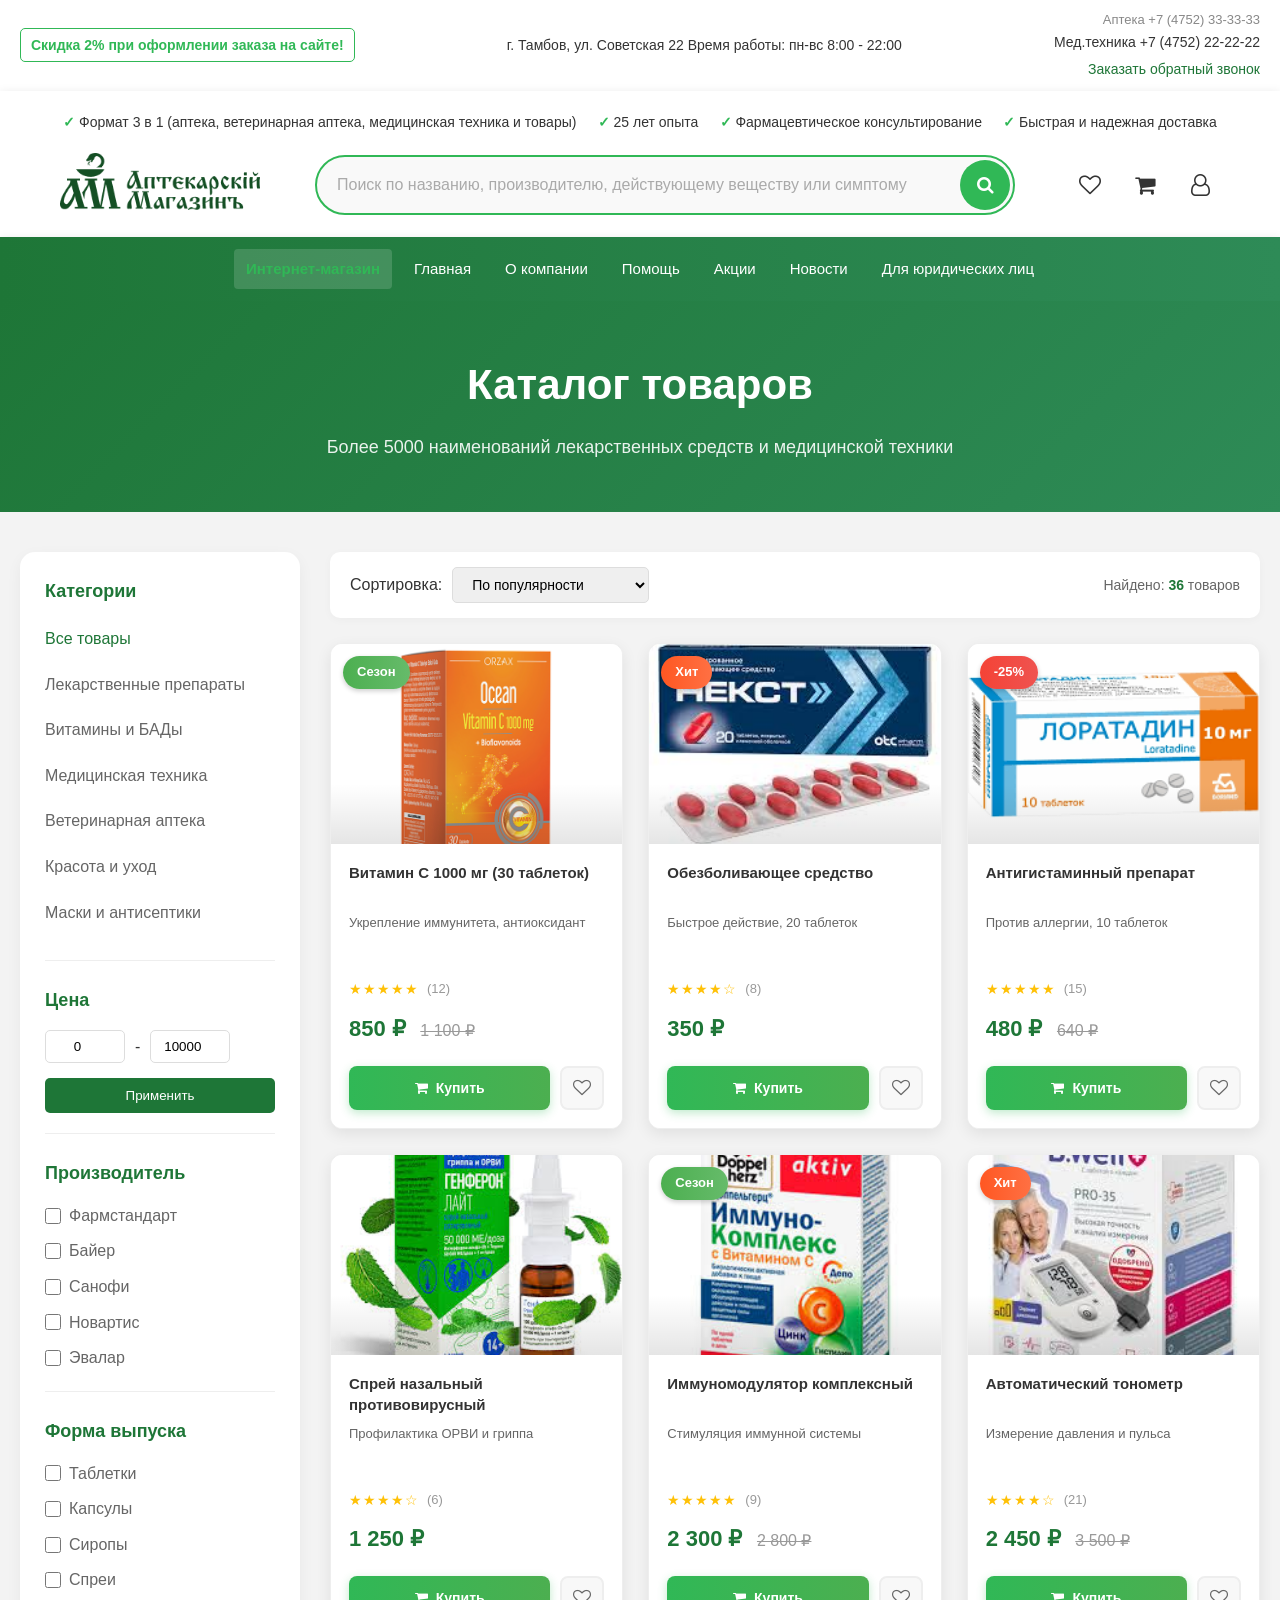
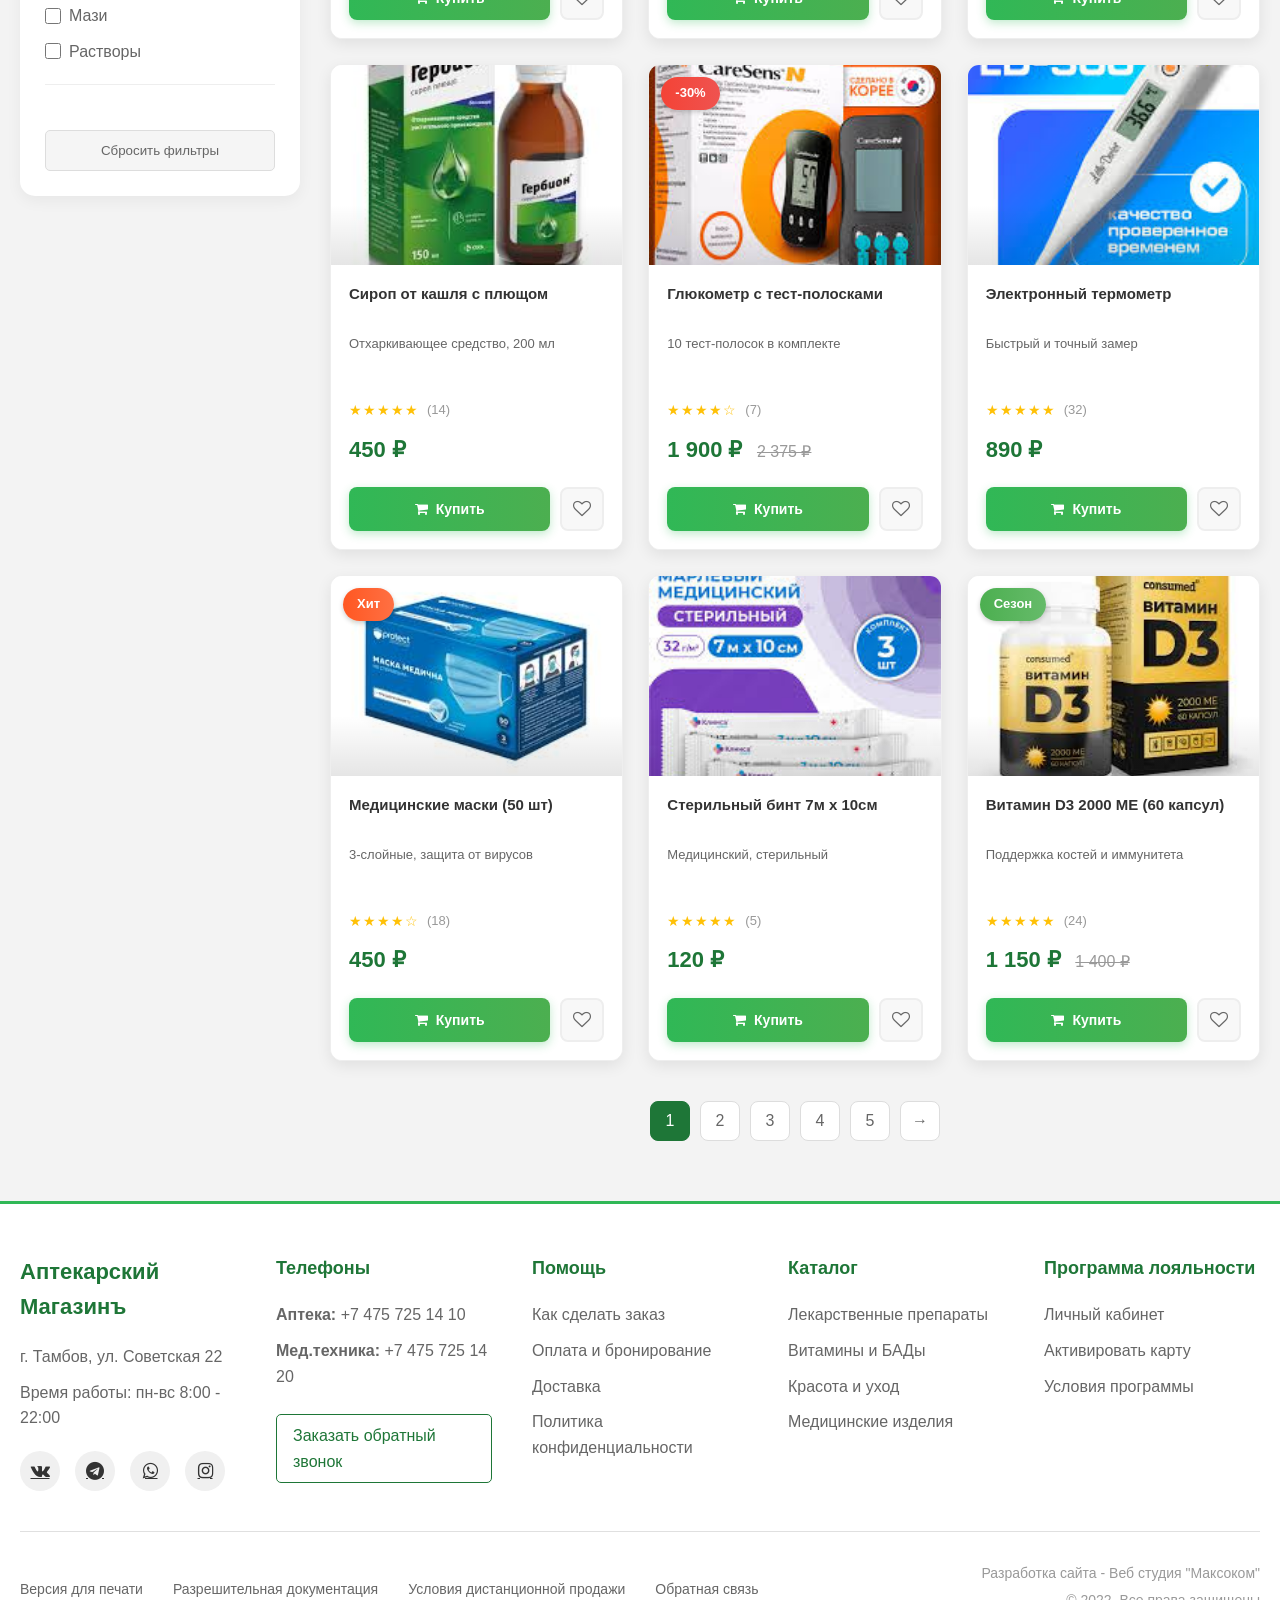
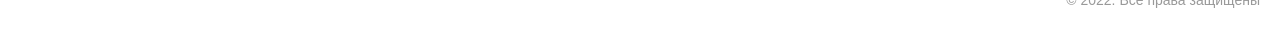
<file: catalog.html>
<!doctype html>
<html lang="ru">
  <head>
    <meta charset="UTF-8" />
    <meta
      name="viewport"
      content="width=device-width, initial-scale=1.0, maximum-scale=1.0, user-scalable=no"
    />
    <link
      rel="stylesheet"
      href="https://cdnjs.cloudflare.com/ajax/libs/font-awesome/4.7.0/css/font-awesome.min.css"
    />
    <link rel="stylesheet" href="style.css" />
    <title>Каталог | Аптекарскiй Магазинъ</title>
  </head>
  <body>
    <!-- ==== TOP HEADER ==== -->
    <div class="top-header">
      <div class="discount">
        <span>Скидка 2% при оформлении заказа на сайте!</span>
      </div>
      <div class="place">
        <p>г. Тамбов, ул. Советская 22 Время работы: пн-вс 8:00 - 22:00</p>
      </div>
      <div class="phone">
        <p>Аптека +7 (4752) 33-33-33</p>
        <p>Мед.техника +7 (4752) 22-22-22</p>
        <a href="#" class="callback-link-top">Заказать обратный звонок</a>
      </div>
    </div>

    <!-- ==== HEADER ==== -->
    <header>
      <div class="top-info">
        <p>
          Формат 3 в 1 (аптека, ветеринарная аптека, медицинская техника и
          товары)
        </p>
        <p>25 лет опыта</p>
        <p>Фармацевтическое консультирование</p>
        <p>Быстрая и надежная доставка</p>
      </div>
      <div class="container">
        <div class="logo">
          <a href="index.html">
            <img
              src="logo/Аптекарскiй Магазинъ1.png"
              alt="Логотип Аптекарскiй Магазинъ"
            />
          </a>
        </div>
        <div class="search-container">
          <div class="search">
            <input
              type="text"
              id="search-input"
              placeholder="Поиск по названию, производителю, действующему веществу или симптому"
            />
            <button id="search-button"><i class="fa fa-search"></i></button>
          </div>
          <div id="search-results" class="search-results"></div>
        </div>
        <div class="icons">
          <i class="fa fa-heart-o" id="favorite-icon">
            <span class="counter favorite-counter">0</span>
          </i>
          <i class="fa fa-shopping-cart" id="cart-icon" aria-hidden="true">
            <span class="counter cart-counter">0</span>
          </i>
          <i class="fa fa-user-o" id="user-icon"></i>
        </div>
      </div>
    </header>

    <!-- ==== NAVIGATION ==== -->
    <div class="navigation">
      <nav>
        <ul>
          <li>
            <a href="catalog.html" class="nav-link active">Интернет-магазин</a>
          </li>
          <li><a href="index.html" class="nav-link">Главная</a></li>
          <li><a href="about.html" class="nav-link">О компании</a></li>
          <li><a href="help.html" class="nav-link">Помощь</a></li>
          <li><a href="promotions.html" class="nav-link">Акции</a></li>
          <li><a href="news.html" class="nav-link">Новости</a></li>
          <li>
            <a href="business.html" class="nav-link">Для юридических лиц</a>
          </li>
        </ul>
      </nav>
    </div>

    <!-- ==== CATALOG HERO ==== -->
    <div class="catalog-hero">
      <h1>Каталог товаров</h1>
      <p>Более 5000 наименований лекарственных средств и медицинской техники</p>
    </div>

    <!-- ==== CATALOG CONTENT ==== -->
    <div class="catalog-container">
      <div class="container">
        <div class="catalog-layout">
          <!-- Sidebar Filters -->
          <aside class="catalog-sidebar">
            <div class="filter-section">
              <h3 class="filter-title">Категории</h3>
              <ul class="filter-list">
                <li><a href="#" class="filter-link active">Все товары</a></li>
                <li>
                  <a href="#" class="filter-link">Лекарственные препараты</a>
                </li>
                <li><a href="#" class="filter-link">Витамины и БАДы</a></li>
                <li><a href="#" class="filter-link">Медицинская техника</a></li>
                <li><a href="#" class="filter-link">Ветеринарная аптека</a></li>
                <li><a href="#" class="filter-link">Красота и уход</a></li>
                <li><a href="#" class="filter-link">Маски и антисептики</a></li>
              </ul>
            </div>

            <div class="filter-section">
              <h3 class="filter-title">Цена</h3>
              <div class="price-range">
                <div class="price-inputs">
                  <input
                    type="number"
                    id="min-price"
                    placeholder="от"
                    value="0"
                  />
                  <span>-</span>
                  <input
                    type="number"
                    id="max-price"
                    placeholder="до"
                    value="10000"
                  />
                </div>
                <button class="price-apply">Применить</button>
              </div>
            </div>

            <div class="filter-section">
              <h3 class="filter-title">Производитель</h3>
              <div class="filter-checkboxes">
                <label><input type="checkbox" /> Фармстандарт</label>
                <label><input type="checkbox" /> Байер</label>
                <label><input type="checkbox" /> Санофи</label>
                <label><input type="checkbox" /> Новартис</label>
                <label><input type="checkbox" /> Эвалар</label>
              </div>
            </div>

            <div class="filter-section">
              <h3 class="filter-title">Форма выпуска</h3>
              <div class="filter-checkboxes">
                <label><input type="checkbox" /> Таблетки</label>
                <label><input type="checkbox" /> Капсулы</label>
                <label><input type="checkbox" /> Сиропы</label>
                <label><input type="checkbox" /> Спреи</label>
                <label><input type="checkbox" /> Мази</label>
                <label><input type="checkbox" /> Растворы</label>
              </div>
            </div>

            <button class="reset-filters">Сбросить фильтры</button>
          </aside>

          <!-- Products Grid -->
          <main class="catalog-main">
            <!-- Sort Bar -->
            <div class="sort-bar">
              <div class="sort-options">
                <span>Сортировка:</span>
                <select id="sort-select">
                  <option value="popular">По популярности</option>
                  <option value="price-asc">Цена: по возрастанию</option>
                  <option value="price-desc">Цена: по убыванию</option>
                  <option value="name">По названию</option>
                </select>
              </div>
              <div class="products-found">
                Найдено: <span id="products-count">36</span> товаров
              </div>
            </div>

            <!-- Products Grid -->
            <div class="catalog-grid">
              <!-- Product Card 1 -->
              <div class="product-card">
                <div class="product-badge seasonal">Сезон</div>
                <div class="product-image">
                  <img src="product/1.png" alt="Витамин C" />
                </div>
                <div class="product-info">
                  <h3 class="product-title">Витамин C 1000 мг (30 таблеток)</h3>
                  <p class="product-desc">
                    Укрепление иммунитета, антиоксидант
                  </p>
                  <div class="product-rating">
                    <span class="stars">★★★★★</span>
                    <span class="rating-count">(12)</span>
                  </div>
                  <div class="product-price">
                    <span class="current-price">850 ₽</span>
                    <span class="old-price">1 100 ₽</span>
                  </div>
                  <div class="product-actions">
                    <button class="buy-btn">
                      <i class="fa fa-shopping-cart"></i> Купить
                    </button>
                    <button class="favorite-btn">
                      <i class="fa fa-heart-o"></i>
                    </button>
                  </div>
                </div>
              </div>

              <!-- Product Card 2 -->
              <div class="product-card">
                <div class="product-badge bestseller">Хит</div>
                <div class="product-image">
                  <img src="product/6.jpg" alt="Обезболивающее" />
                </div>
                <div class="product-info">
                  <h3 class="product-title">Обезболивающее средство</h3>
                  <p class="product-desc">Быстрое действие, 20 таблеток</p>
                  <div class="product-rating">
                    <span class="stars">★★★★☆</span>
                    <span class="rating-count">(8)</span>
                  </div>
                  <div class="product-price">
                    <span class="current-price">350 ₽</span>
                  </div>
                  <div class="product-actions">
                    <button class="buy-btn">
                      <i class="fa fa-shopping-cart"></i> Купить
                    </button>
                    <button class="favorite-btn">
                      <i class="fa fa-heart-o"></i>
                    </button>
                  </div>
                </div>
              </div>

              <!-- Product Card 3 -->
              <div class="product-card">
                <div class="product-badge discount">-25%</div>
                <div class="product-image">
                  <img src="product/11.png" alt="Антигистаминное" />
                </div>
                <div class="product-info">
                  <h3 class="product-title">Антигистаминный препарат</h3>
                  <p class="product-desc">Против аллергии, 10 таблеток</p>
                  <div class="product-rating">
                    <span class="stars">★★★★★</span>
                    <span class="rating-count">(15)</span>
                  </div>
                  <div class="product-price">
                    <span class="current-price">480 ₽</span>
                    <span class="old-price">640 ₽</span>
                  </div>
                  <div class="product-actions">
                    <button class="buy-btn">
                      <i class="fa fa-shopping-cart"></i> Купить
                    </button>
                    <button class="favorite-btn">
                      <i class="fa fa-heart-o"></i>
                    </button>
                  </div>
                </div>
              </div>

              <!-- Product Card 4 -->
              <div class="product-card">
                <div class="product-image">
                  <img src="product/2.jpg" alt="Спрей от гриппа" />
                </div>
                <div class="product-info">
                  <h3 class="product-title">Спрей назальный противовирусный</h3>
                  <p class="product-desc">Профилактика ОРВИ и гриппа</p>
                  <div class="product-rating">
                    <span class="stars">★★★★☆</span>
                    <span class="rating-count">(6)</span>
                  </div>
                  <div class="product-price">
                    <span class="current-price">1 250 ₽</span>
                  </div>
                  <div class="product-actions">
                    <button class="buy-btn">
                      <i class="fa fa-shopping-cart"></i> Купить
                    </button>
                    <button class="favorite-btn">
                      <i class="fa fa-heart-o"></i>
                    </button>
                  </div>
                </div>
              </div>

              <!-- Product Card 5 -->
              <div class="product-card">
                <div class="product-badge seasonal">Сезон</div>
                <div class="product-image">
                  <img src="product/3.jpg" alt="Иммуномодулятор" />
                </div>
                <div class="product-info">
                  <h3 class="product-title">Иммуномодулятор комплексный</h3>
                  <p class="product-desc">Стимуляция иммунной системы</p>
                  <div class="product-rating">
                    <span class="stars">★★★★★</span>
                    <span class="rating-count">(9)</span>
                  </div>
                  <div class="product-price">
                    <span class="current-price">2 300 ₽</span>
                    <span class="old-price">2 800 ₽</span>
                  </div>
                  <div class="product-actions">
                    <button class="buy-btn">
                      <i class="fa fa-shopping-cart"></i> Купить
                    </button>
                    <button class="favorite-btn">
                      <i class="fa fa-heart-o"></i>
                    </button>
                  </div>
                </div>
              </div>

              <!-- Product Card 6 -->
              <div class="product-card">
                <div class="product-badge bestseller">Хит</div>
                <div class="product-image">
                  <img src="product/12.jpg" alt="Тонометр" />
                </div>
                <div class="product-info">
                  <h3 class="product-title">Автоматический тонометр</h3>
                  <p class="product-desc">Измерение давления и пульса</p>
                  <div class="product-rating">
                    <span class="stars">★★★★☆</span>
                    <span class="rating-count">(21)</span>
                  </div>
                  <div class="product-price">
                    <span class="current-price">2 450 ₽</span>
                    <span class="old-price">3 500 ₽</span>
                  </div>
                  <div class="product-actions">
                    <button class="buy-btn">
                      <i class="fa fa-shopping-cart"></i> Купить
                    </button>
                    <button class="favorite-btn">
                      <i class="fa fa-heart-o"></i>
                    </button>
                  </div>
                </div>
              </div>

              <!-- Product Card 7 -->
              <div class="product-card">
                <div class="product-image">
                  <img src="product/4.jpg" alt="Сироп от кашля" />
                </div>
                <div class="product-info">
                  <h3 class="product-title">Сироп от кашля с плющом</h3>
                  <p class="product-desc">Отхаркивающее средство, 200 мл</p>
                  <div class="product-rating">
                    <span class="stars">★★★★★</span>
                    <span class="rating-count">(14)</span>
                  </div>
                  <div class="product-price">
                    <span class="current-price">450 ₽</span>
                  </div>
                  <div class="product-actions">
                    <button class="buy-btn">
                      <i class="fa fa-shopping-cart"></i> Купить
                    </button>
                    <button class="favorite-btn">
                      <i class="fa fa-heart-o"></i>
                    </button>
                  </div>
                </div>
              </div>

              <!-- Product Card 8 -->
              <div class="product-card">
                <div class="product-badge discount">-30%</div>
                <div class="product-image">
                  <img src="product/14.jpg" alt="Глюкометр" />
                </div>
                <div class="product-info">
                  <h3 class="product-title">Глюкометр с тест-полосками</h3>
                  <p class="product-desc">10 тест-полосок в комплекте</p>
                  <div class="product-rating">
                    <span class="stars">★★★★☆</span>
                    <span class="rating-count">(7)</span>
                  </div>
                  <div class="product-price">
                    <span class="current-price">1 900 ₽</span>
                    <span class="old-price">2 375 ₽</span>
                  </div>
                  <div class="product-actions">
                    <button class="buy-btn">
                      <i class="fa fa-shopping-cart"></i> Купить
                    </button>
                    <button class="favorite-btn">
                      <i class="fa fa-heart-o"></i>
                    </button>
                  </div>
                </div>
              </div>

              <!-- Product Card 9 -->
              <div class="product-card">
                <div class="product-image">
                  <img src="product/7.jpg" alt="Термометр" />
                </div>
                <div class="product-info">
                  <h3 class="product-title">Электронный термометр</h3>
                  <p class="product-desc">Быстрый и точный замер</p>
                  <div class="product-rating">
                    <span class="stars">★★★★★</span>
                    <span class="rating-count">(32)</span>
                  </div>
                  <div class="product-price">
                    <span class="current-price">890 ₽</span>
                  </div>
                  <div class="product-actions">
                    <button class="buy-btn">
                      <i class="fa fa-shopping-cart"></i> Купить
                    </button>
                    <button class="favorite-btn">
                      <i class="fa fa-heart-o"></i>
                    </button>
                  </div>
                </div>
              </div>

              <!-- Product Card 10 -->
              <div class="product-card">
                <div class="product-badge bestseller">Хит</div>
                <div class="product-image">
                  <img src="product/8.jpg" alt="Маска медицинская" />
                </div>
                <div class="product-info">
                  <h3 class="product-title">Медицинские маски (50 шт)</h3>
                  <p class="product-desc">3-слойные, защита от вирусов</p>
                  <div class="product-rating">
                    <span class="stars">★★★★☆</span>
                    <span class="rating-count">(18)</span>
                  </div>
                  <div class="product-price">
                    <span class="current-price">450 ₽</span>
                  </div>
                  <div class="product-actions">
                    <button class="buy-btn">
                      <i class="fa fa-shopping-cart"></i> Купить
                    </button>
                    <button class="favorite-btn">
                      <i class="fa fa-heart-o"></i>
                    </button>
                  </div>
                </div>
              </div>

              <!-- Product Card 11 -->
              <div class="product-card">
                <div class="product-image">
                  <img src="product/9.jpg" alt="Бинт" />
                </div>
                <div class="product-info">
                  <h3 class="product-title">Стерильный бинт 7м х 10см</h3>
                  <p class="product-desc">Медицинский, стерильный</p>
                  <div class="product-rating">
                    <span class="stars">★★★★★</span>
                    <span class="rating-count">(5)</span>
                  </div>
                  <div class="product-price">
                    <span class="current-price">120 ₽</span>
                  </div>
                  <div class="product-actions">
                    <button class="buy-btn">
                      <i class="fa fa-shopping-cart"></i> Купить
                    </button>
                    <button class="favorite-btn">
                      <i class="fa fa-heart-o"></i>
                    </button>
                  </div>
                </div>
              </div>

              <!-- Product Card 12 -->
              <div class="product-card">
                <div class="product-badge seasonal">Сезон</div>
                <div class="product-image">
                  <img src="product/5.jpg" alt="Витамин D" />
                </div>
                <div class="product-info">
                  <h3 class="product-title">Витамин D3 2000 МЕ (60 капсул)</h3>
                  <p class="product-desc">Поддержка костей и иммунитета</p>
                  <div class="product-rating">
                    <span class="stars">★★★★★</span>
                    <span class="rating-count">(24)</span>
                  </div>
                  <div class="product-price">
                    <span class="current-price">1 150 ₽</span>
                    <span class="old-price">1 400 ₽</span>
                  </div>
                  <div class="product-actions">
                    <button class="buy-btn">
                      <i class="fa fa-shopping-cart"></i> Купить
                    </button>
                    <button class="favorite-btn">
                      <i class="fa fa-heart-o"></i>
                    </button>
                  </div>
                </div>
              </div>
            </div>

            <!-- Pagination -->
            <div class="pagination">
              <a href="#" class="page-link active">1</a>
              <a href="#" class="page-link">2</a>
              <a href="#" class="page-link">3</a>
              <a href="#" class="page-link">4</a>
              <a href="#" class="page-link">5</a>
              <a href="#" class="page-next">→</a>
            </div>
          </main>
        </div>
      </div>
    </div>

    <!-- modals -->
    <div class="modal" id="cart-modal">
      <div class="modal-content">
        <div class="modal-header">
          <h2>🛒 Ваша корзина</h2>
          <span class="close-modal">&times;</span>
        </div>
        <div class="modal-body">
          <div id="cart-items-container">
            <p class="empty-cart-message">Ваша корзина пуста</p>
          </div>
          <div class="cart-summary">
            <div class="total-items">
              <span>Товаров:</span>
              <span id="total-items-count">0</span>
            </div>
            <div class="total-price">
              <span>Итого:</span>
              <span id="total-price">0 ₽</span>
            </div>
          </div>
        </div>
        <div class="modal-footer">
          <button class="btn-continue">Продолжить покупки</button>
          <button class="btn-checkout">Оформить заказ</button>
        </div>
      </div>
    </div>

    <div class="modal" id="favorite-modal">
      <div class="modal-content">
        <div class="modal-header">
          <h2>❤️ Избранные товары</h2>
          <span class="close-modal">&times;</span>
        </div>
        <div class="modal-body">
          <div id="favorite-items-container">
            <p class="empty-favorite-message">
              У вас пока нет избранных товаров
            </p>
          </div>
        </div>
        <div class="modal-footer">
          <button class="btn-continue">Продолжить покупки</button>
        </div>
      </div>
    </div>

    <div class="modal" id="login-modal">
      <div class="modal-content">
        <div class="modal-header">
          <h2>👤 Вход в личный кабинет</h2>
          <span class="close-modal">&times;</span>
        </div>
        <div class="modal-body">
          <form id="login-form">
            <div class="form-group">
              <label for="email">Email</label>
              <input
                type="email"
                id="login-email"
                placeholder="Введите ваш email"
                required
              />
            </div>
            <div class="form-group">
              <label for="password">Пароль</label>
              <input
                type="password"
                id="login-password"
                placeholder="Введите пароль"
                required
              />
            </div>
            <div class="form-options">
              <label> <input type="checkbox" /> Запомнить меня </label>
              <a href="#" class="forgot-password">Забыли пароль?</a>
            </div>
          </form>
        </div>
        <div class="modal-footer">
          <button type="submit" class="btn-login" id="login-submit">
            Войти
          </button>
          <button class="btn-register" id="open-register-modal">
            Регистрация
          </button>
        </div>
      </div>
    </div>

    <div class="modal" id="register-modal">
      <div class="modal-content">
        <div class="modal-header">
          <h2>📝 Регистрация</h2>
          <span class="close-modal">&times;</span>
        </div>
        <div class="modal-body">
          <form id="register-form">
            <div class="form-group">
              <label for="reg-name">Имя</label>
              <input
                type="text"
                id="reg-name"
                placeholder="Введите ваше имя"
                required
              />
            </div>
            <div class="form-group">
              <label for="reg-email">Email</label>
              <input
                type="email"
                id="reg-email"
                placeholder="Введите ваш email"
                required
              />
            </div>
            <div class="form-group">
              <label for="reg-phone">Телефон</label>
              <input
                type="tel"
                id="reg-phone"
                placeholder="+7 900 000 00 00"
                required
              />
            </div>
            <div class="form-group">
              <label for="reg-password">Пароль</label>
              <input
                type="password"
                id="reg-password"
                placeholder="Придумайте пароль"
                required
              />
            </div>
            <div class="form-group">
              <label for="reg-confirm-password">Подтвердите пароль</label>
              <input
                type="password"
                id="reg-confirm-password"
                placeholder="Повторите пароль"
                required
              />
            </div>
          </form>
        </div>
        <div class="modal-footer">
          <button
            type="submit"
            class="btn-register-submit"
            id="register-submit"
          >
            Зарегистрироваться
          </button>
          <button class="btn-back-to-login">Вход</button>
        </div>
      </div>
    </div>

    <!-- ==== FOOTER ==== -->
    <footer class="footer">
      <div class="footer-container">
        <div class="footer-column">
          <h3>Аптекарский Магазинъ</h3>
          <p>г. Тамбов, ул. Советская 22</p>
          <p>Время работы: пн-вс 8:00 - 22:00</p>
          <div class="social-icons">
            <a href="#"><i class="fa fa-vk"></i></a>
            <a href="#"><i class="fa fa-telegram"></i></a>
            <a href="#"><i class="fa fa-whatsapp"></i></a>
            <a href="#"><i class="fa fa-instagram"></i></a>
          </div>
        </div>

        <div class="footer-column">
          <h4>Телефоны</h4>
          <p><strong>Аптека:</strong> +7 475 725 14 10</p>
          <p><strong>Мед.техника:</strong> +7 475 725 14 20</p>
          <a href="#" class="callback-link">Заказать обратный звонок</a>
        </div>

        <div class="footer-column">
          <h4>Помощь</h4>
          <ul>
            <li><a href="help.html">Как сделать заказ</a></li>
            <li><a href="help.html">Оплата и бронирование</a></li>
            <li><a href="help.html">Доставка</a></li>
            <li><a href="help.html">Политика конфиденциальности</a></li>
          </ul>
        </div>

        <div class="footer-column">
          <h4>Каталог</h4>
          <ul>
            <li><a href="catalog.html">Лекарственные препараты</a></li>
            <li><a href="catalog.html">Витамины и БАДы</a></li>
            <li><a href="catalog.html">Красота и уход</a></li>
            <li><a href="catalog.html">Медицинские изделия</a></li>
          </ul>
        </div>

        <div class="footer-column">
          <h4>Программа лояльности</h4>
          <ul>
            <li><a href="#">Личный кабинет</a></li>
            <li><a href="#">Активировать карту</a></li>
            <li><a href="#">Условия программы</a></li>
          </ul>
        </div>
      </div>

      <div class="footer-bottom">
        <div class="footer-links">
          <a href="#">Версия для печати</a>
          <a href="#">Разрешительная документация</a>
          <a href="#">Условия дистанционной продажи</a>
          <a href="#">Обратная связь</a>
        </div>
        <div class="footer-copyright">
          <p>Разработка сайта - Веб студия "Максоком"</p>
          <p>© 2022. Все права защищены</p>
        </div>
      </div>
    </footer>

    <script src="script.js"></script>
  </body>
</html>
</file>
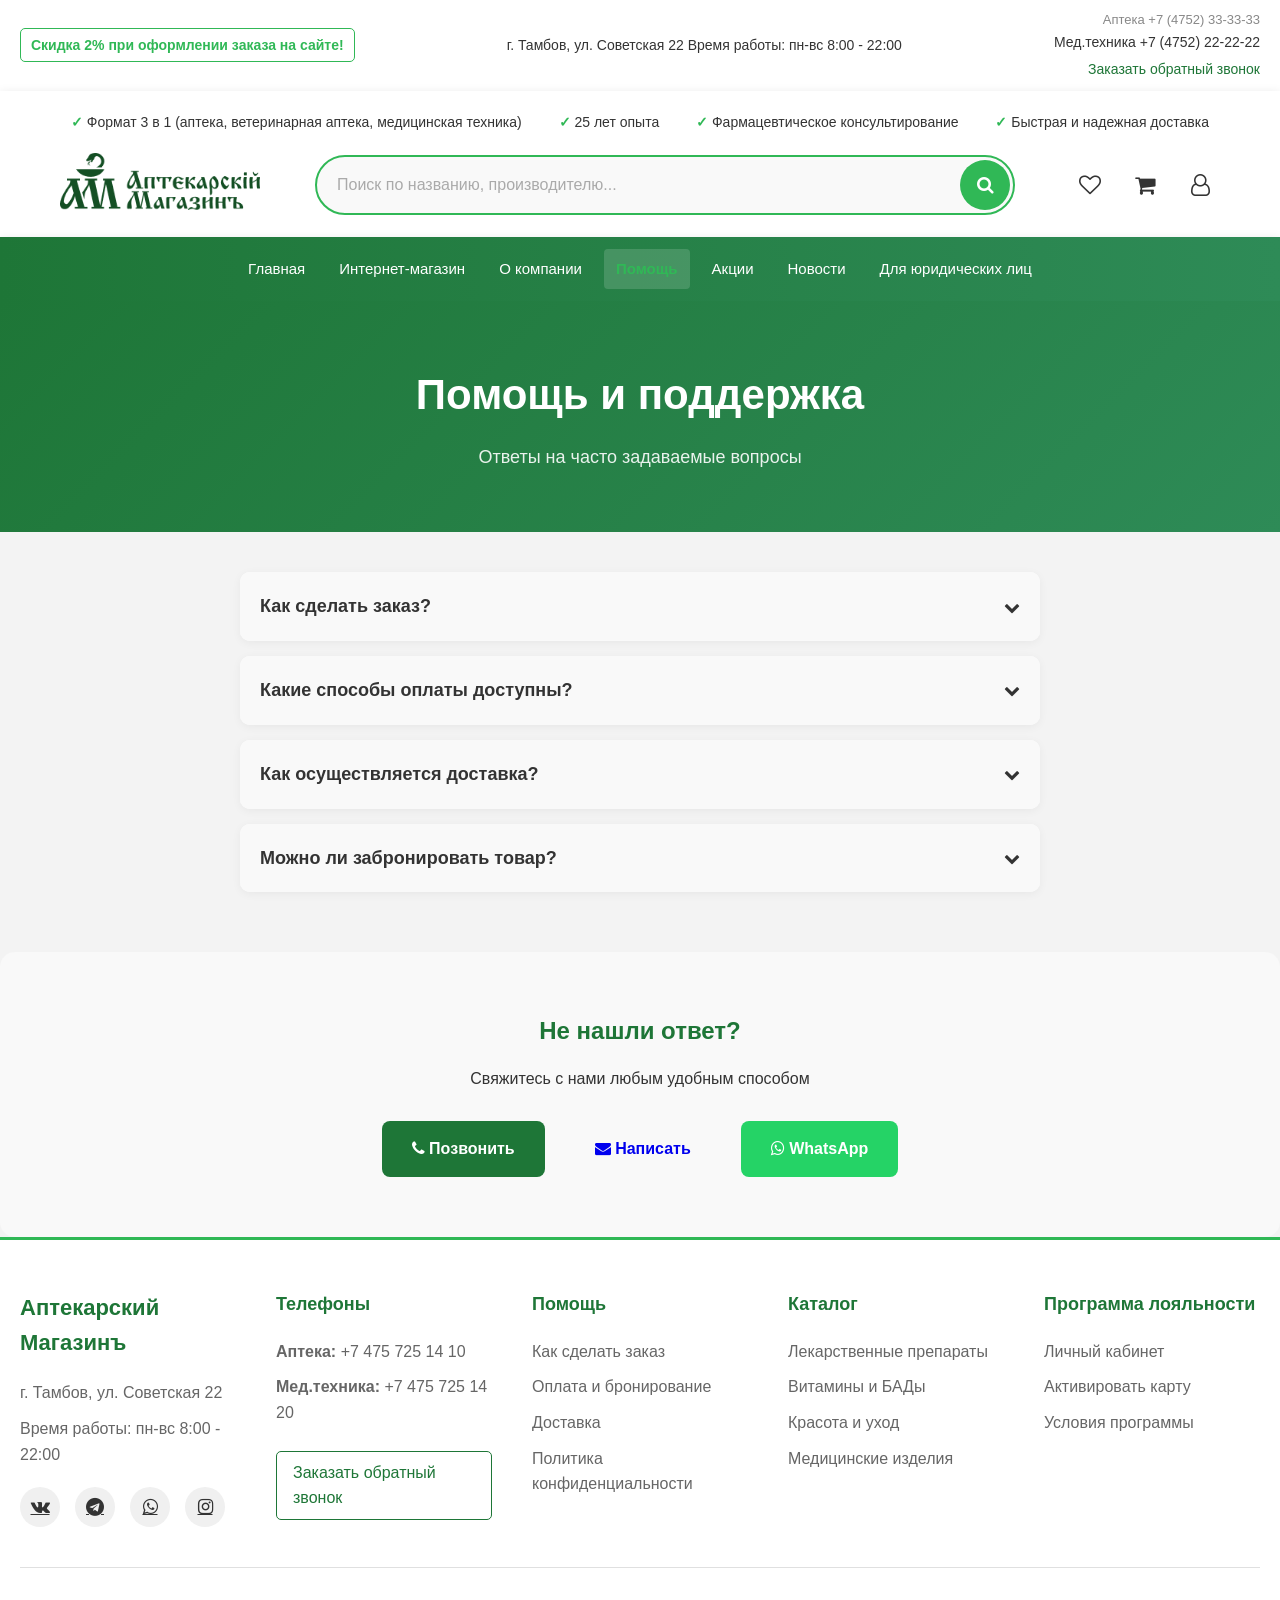
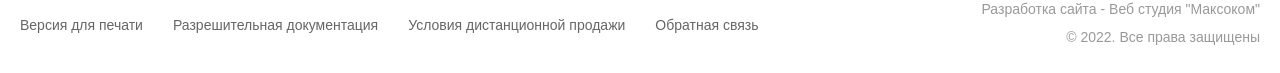
<file: help.html>
<!doctype html>
<html lang="ru">
  <head>
    <meta charset="UTF-8" />
    <meta name="viewport" content="width=device-width, initial-scale=1.0" />
    <title>Помощь | Аптекарскiй Магазинъ</title>
    <link
      rel="stylesheet"
      href="https://cdnjs.cloudflare.com/ajax/libs/font-awesome/4.7.0/css/font-awesome.min.css"
    />
    <link rel="stylesheet" href="style.css" />
  </head>
  <body>
    <!-- ==== Top Header ==== -->
    <div class="top-header">
      <div class="discount">
        <span>Скидка 2% при оформлении заказа на сайте!</span>
      </div>
      <div class="place">
        <p>г. Тамбов, ул. Советская 22 Время работы: пн-вс 8:00 - 22:00</p>
      </div>
      <div class="phone">
        <p>Аптека +7 (4752) 33-33-33</p>
        <p>Мед.техника +7 (4752) 22-22-22</p>
        <a href="#" class="callback-link-top">Заказать обратный звонок</a>
      </div>
    </div>

    <!-- ==== HEADER ==== -->
    <header>
      <div class="top-info">
        <p>Формат 3 в 1 (аптека, ветеринарная аптека, медицинская техника)</p>
        <p>25 лет опыта</p>
        <p>Фармацевтическое консультирование</p>
        <p>Быстрая и надежная доставка</p>
      </div>
      <div class="container">
        <div class="logo">
          <a href="index.html">
            <img src="logo/Аптекарскiй Магазинъ1.png" alt="Логотип" />
          </a>
        </div>
        <div class="search-container">
          <div class="search">
            <input
              type="text"
              id="search-input"
              placeholder="Поиск по названию, производителю..."
            />
            <button id="search-button"><i class="fa fa-search"></i></button>
          </div>
        </div>
        <div class="icons">
          <i class="fa fa-heart-o" id="favorite-icon">
            <span class="counter favorite-counter">0</span>
          </i>
          <i class="fa fa-shopping-cart" id="cart-icon">
            <span class="counter cart-counter">0</span>
          </i>
          <i class="fa fa-user-o" id="user-icon"></i>
        </div>
      </div>
    </header>

    <!-- ==== NAVIGATION ==== -->
    <div class="navigation">
      <nav>
        <ul>
          <li><a href="index.html" class="nav-link">Главная</a></li>
          <li><a href="catalog.html" class="nav-link">Интернет-магазин</a></li>
          <li><a href="about.html" class="nav-link">О компании</a></li>
          <li><a href="help.html" class="nav-link active">Помощь</a></li>
          <li><a href="promotions.html" class="nav-link">Акции</a></li>
          <li><a href="news.html" class="nav-link">Новости</a></li>
          <li>
            <a href="business.html" class="nav-link">Для юридических лиц</a>
          </li>
        </ul>
      </nav>
    </div>

    <!-- ==== PAGE HERO ==== -->
    <div class="page-hero">
      <h1>Помощь и поддержка</h1>
      <p>Ответы на часто задаваемые вопросы</p>
    </div>

    <div class="help-section">
      <div class="container">
        <div class="faq-grid">
          <div class="faq-item">
            <div class="faq-question">
              <h3>Как сделать заказ?</h3>
              <i class="fa fa-chevron-down"></i>
            </div>
            <div class="faq-answer">
              <p>
                Вы можете оформить заказ через сайт, добавив товары в корзину,
                или по телефону +7 (4752) 33-33-33
              </p>
            </div>
          </div>

          <div class="faq-item">
            <div class="faq-question">
              <h3>Какие способы оплаты доступны?</h3>
              <i class="fa fa-chevron-down"></i>
            </div>
            <div class="faq-answer">
              <p>
                Мы принимаем наличные, банковские карты, а также безналичный
                расчет для юридических лиц
              </p>
            </div>
          </div>

          <div class="faq-item">
            <div class="faq-question">
              <h3>Как осуществляется доставка?</h3>
              <i class="fa fa-chevron-down"></i>
            </div>
            <div class="faq-answer">
              <p>
                Доставка осуществляется курьерской службой в пределах города.
                Стоимость доставки - 200 рублей
              </p>
            </div>
          </div>

          <div class="faq-item">
            <div class="faq-question">
              <h3>Можно ли забронировать товар?</h3>
              <i class="fa fa-chevron-down"></i>
            </div>
            <div class="faq-answer">
              <p>
                Да, вы можете забронировать товар на сайте и забрать его в
                аптеке в течение 24 часов
              </p>
            </div>
          </div>
        </div>

        <div class="contact-support">
          <h2>Не нашли ответ?</h2>
          <p>Свяжитесь с нами любым удобным способом</p>
          <div class="support-buttons">
            <a href="tel:+74752333333" class="support-btn">
              <i class="fa fa-phone"></i> Позвонить
            </a>
            <a href="#" class="support-btn">
              <i class="fa fa-envelope"></i> Написать
            </a>
            <a href="#" class="support-btn">
              <i class="fa fa-whatsapp"></i> WhatsApp
            </a>
          </div>
        </div>
      </div>
    </div>

    <!-- modals -->
    <div class="modal" id="cart-modal">
      <div class="modal-content">
        <div class="modal-header">
          <h2>🛒 Ваша корзина</h2>
          <span class="close-modal">&times;</span>
        </div>
        <div class="modal-body">
          <div id="cart-items-container">
            <p class="empty-cart-message">Ваша корзина пуста</p>
          </div>
          <div class="cart-summary">
            <div class="total-items">
              <span>Товаров:</span>
              <span id="total-items-count">0</span>
            </div>
            <div class="total-price">
              <span>Итого:</span>
              <span id="total-price">0 ₽</span>
            </div>
          </div>
        </div>
        <div class="modal-footer">
          <button class="btn-continue">Продолжить покупки</button>
          <button class="btn-checkout">Оформить заказ</button>
        </div>
      </div>
    </div>

    <div class="modal" id="favorite-modal">
      <div class="modal-content">
        <div class="modal-header">
          <h2>❤️ Избранные товары</h2>
          <span class="close-modal">&times;</span>
        </div>
        <div class="modal-body">
          <div id="favorite-items-container">
            <p class="empty-favorite-message">
              У вас пока нет избранных товаров
            </p>
          </div>
        </div>
        <div class="modal-footer">
          <button class="btn-continue">Продолжить покупки</button>
        </div>
      </div>
    </div>

    <div class="modal" id="login-modal">
      <div class="modal-content">
        <div class="modal-header">
          <h2>👤 Вход в личный кабинет</h2>
          <span class="close-modal">&times;</span>
        </div>
        <div class="modal-body">
          <form id="login-form">
            <div class="form-group">
              <label for="email">Email</label>
              <input
                type="email"
                id="login-email"
                placeholder="Введите ваш email"
                required
              />
            </div>
            <div class="form-group">
              <label for="password">Пароль</label>
              <input
                type="password"
                id="login-password"
                placeholder="Введите пароль"
                required
              />
            </div>
            <div class="form-options">
              <label> <input type="checkbox" /> Запомнить меня </label>
              <a href="#" class="forgot-password">Забыли пароль?</a>
            </div>
          </form>
        </div>
        <div class="modal-footer">
          <button type="submit" class="btn-login" id="login-submit">
            Войти
          </button>
          <button class="btn-register" id="open-register-modal">
            Регистрация
          </button>
        </div>
      </div>
    </div>

    <div class="modal" id="register-modal">
      <div class="modal-content">
        <div class="modal-header">
          <h2>📝 Регистрация</h2>
          <span class="close-modal">&times;</span>
        </div>
        <div class="modal-body">
          <form id="register-form">
            <div class="form-group">
              <label for="reg-name">Имя</label>
              <input
                type="text"
                id="reg-name"
                placeholder="Введите ваше имя"
                required
              />
            </div>
            <div class="form-group">
              <label for="reg-email">Email</label>
              <input
                type="email"
                id="reg-email"
                placeholder="Введите ваш email"
                required
              />
            </div>
            <div class="form-group">
              <label for="reg-phone">Телефон</label>
              <input
                type="tel"
                id="reg-phone"
                placeholder="+7 900 000 00 00"
                required
              />
            </div>
            <div class="form-group">
              <label for="reg-password">Пароль</label>
              <input
                type="password"
                id="reg-password"
                placeholder="Придумайте пароль"
                required
              />
            </div>
            <div class="form-group">
              <label for="reg-confirm-password">Подтвердите пароль</label>
              <input
                type="password"
                id="reg-confirm-password"
                placeholder="Повторите пароль"
                required
              />
            </div>
          </form>
        </div>
        <div class="modal-footer">
          <button
            type="submit"
            class="btn-register-submit"
            id="register-submit"
          >
            Зарегистрироваться
          </button>
          <button class="btn-back-to-login">Вход</button>
        </div>
      </div>
    </div>

    <!-- ==== FOOTER ==== -->
    <footer class="footer">
      <div class="footer-container">
        <div class="footer-column">
          <h3>Аптекарский Магазинъ</h3>
          <p>г. Тамбов, ул. Советская 22</p>
          <p>Время работы: пн-вс 8:00 - 22:00</p>
          <div class="social-icons">
            <a href="#"><i class="fa fa-vk"></i></a>
            <a href="#"><i class="fa fa-telegram"></i></a>
            <a href="#"><i class="fa fa-whatsapp"></i></a>
            <a href="#"><i class="fa fa-instagram"></i></a>
          </div>
        </div>

        <div class="footer-column">
          <h4>Телефоны</h4>
          <p><strong>Аптека:</strong> +7 475 725 14 10</p>
          <p><strong>Мед.техника:</strong> +7 475 725 14 20</p>
          <a href="#" class="callback-link">Заказать обратный звонок</a>
        </div>

        <div class="footer-column">
          <h4>Помощь</h4>
          <ul>
            <li><a href="help.html">Как сделать заказ</a></li>
            <li><a href="help.html">Оплата и бронирование</a></li>
            <li><a href="help.html">Доставка</a></li>
            <li><a href="help.html">Политика конфиденциальности</a></li>
          </ul>
        </div>

        <div class="footer-column">
          <h4>Каталог</h4>
          <ul>
            <li><a href="catalog.html">Лекарственные препараты</a></li>
            <li><a href="catalog.html">Витамины и БАДы</a></li>
            <li><a href="catalog.html">Красота и уход</a></li>
            <li><a href="catalog.html">Медицинские изделия</a></li>
          </ul>
        </div>

        <div class="footer-column">
          <h4>Программа лояльности</h4>
          <ul>
            <li><a href="#">Личный кабинет</a></li>
            <li><a href="#">Активировать карту</a></li>
            <li><a href="#">Условия программы</a></li>
          </ul>
        </div>
      </div>

      <div class="footer-bottom">
        <div class="footer-links">
          <a href="#">Версия для печати</a>
          <a href="#">Разрешительная документация</a>
          <a href="#">Условия дистанционной продажи</a>
          <a href="#">Обратная связь</a>
        </div>
        <div class="footer-copyright">
          <p>Разработка сайта - Веб студия "Максоком"</p>
          <p>© 2022. Все права защищены</p>
        </div>
      </div>
    </footer>

    <script src="script.js"></script>
  </body>
</html>
</file>
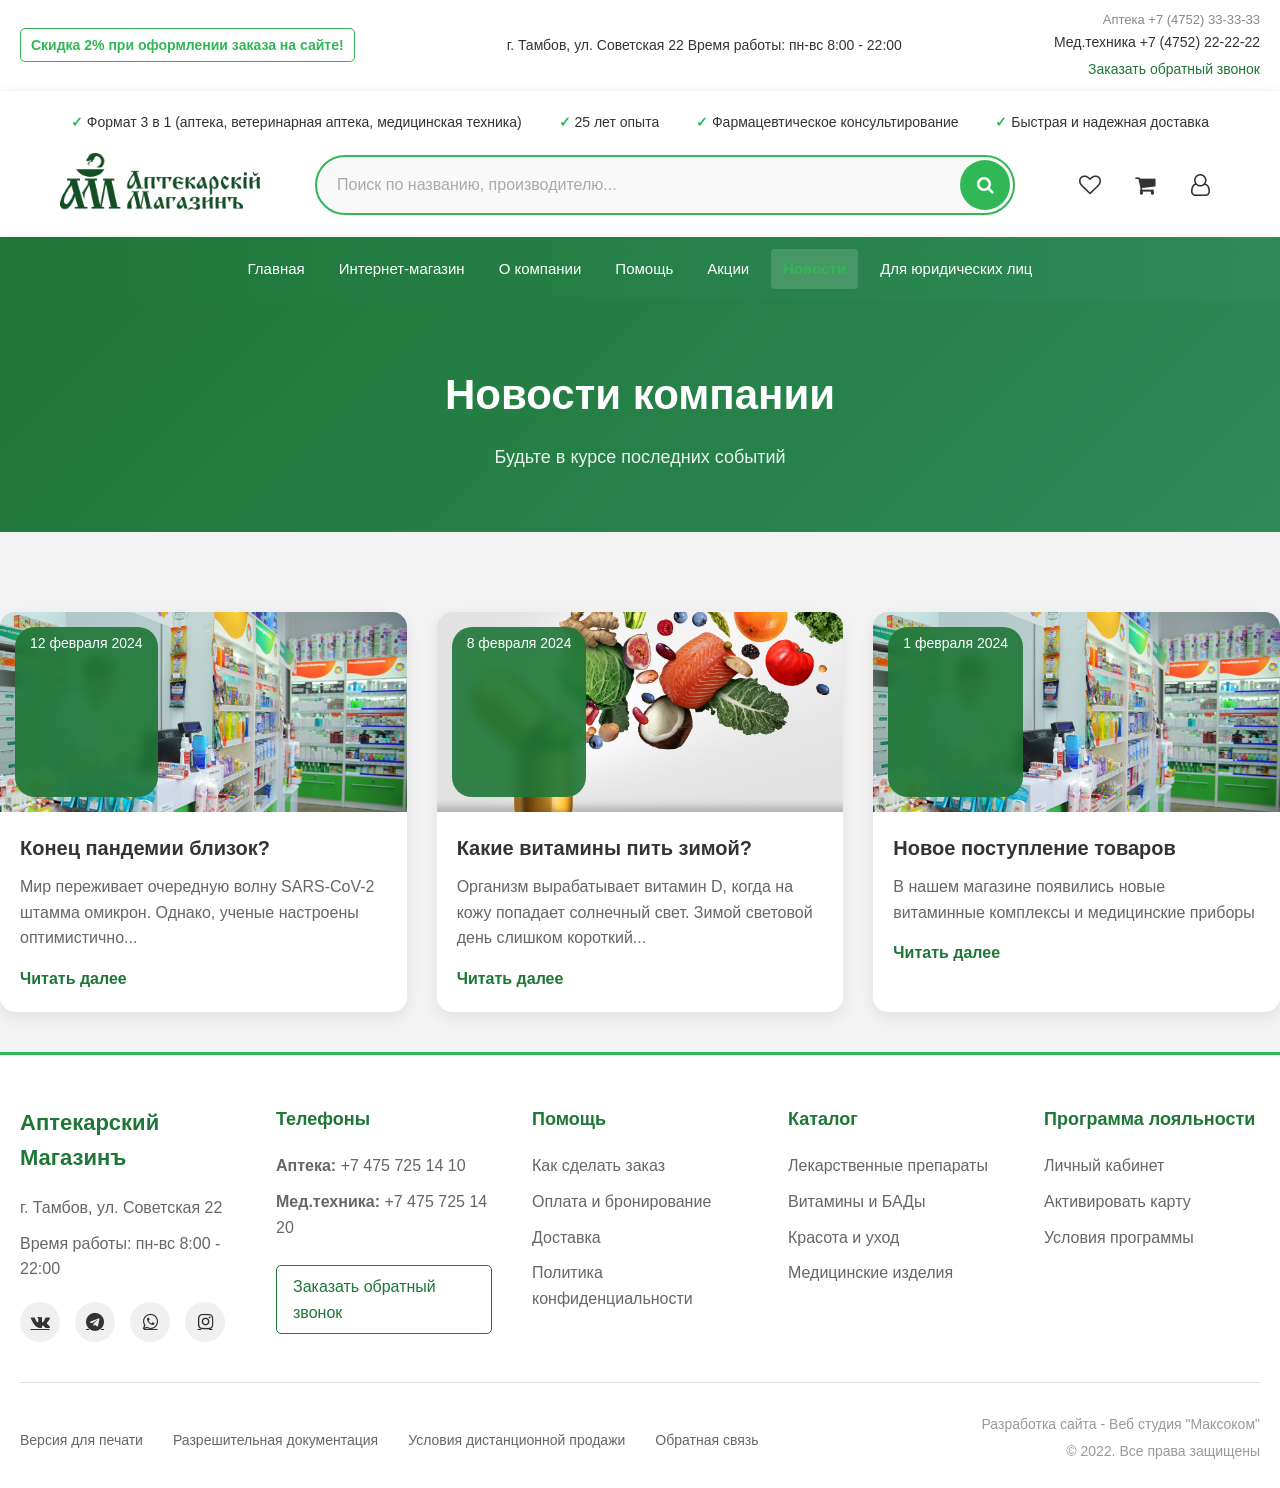
<file: news.html>
<!doctype html>
<html lang="ru">
  <head>
    <meta charset="UTF-8" />
    <meta name="viewport" content="width=device-width, initial-scale=1.0" />
    <link rel="stylesheet" href="style.css" />
    <link
      rel="stylesheet"
      href="https://cdnjs.cloudflare.com/ajax/libs/font-awesome/4.7.0/css/font-awesome.min.css"
    />
    <title>Новости | Аптекарскiй Магазинъ</title>
  </head>
  <body>
    <!-- ==== Top Header ==== -->
    <div class="top-header">
      <div class="discount">
        <span>Скидка 2% при оформлении заказа на сайте!</span>
      </div>
      <div class="place">
        <p>г. Тамбов, ул. Советская 22 Время работы: пн-вс 8:00 - 22:00</p>
      </div>
      <div class="phone">
        <p>Аптека +7 (4752) 33-33-33</p>
        <p>Мед.техника +7 (4752) 22-22-22</p>
        <a href="#" class="callback-link-top">Заказать обратный звонок</a>
      </div>
    </div>

    <!-- ==== HEADER ==== -->
    <header>
      <div class="top-info">
        <p>Формат 3 в 1 (аптека, ветеринарная аптека, медицинская техника)</p>
        <p>25 лет опыта</p>
        <p>Фармацевтическое консультирование</p>
        <p>Быстрая и надежная доставка</p>
      </div>
      <div class="container">
        <div class="logo">
          <a href="index.html">
            <img src="logo/Аптекарскiй Магазинъ1.png" alt="Логотип" />
          </a>
        </div>
        <div class="search-container">
          <div class="search">
            <input
              type="text"
              id="search-input"
              placeholder="Поиск по названию, производителю..."
            />
            <button id="search-button"><i class="fa fa-search"></i></button>
          </div>
        </div>
        <div class="icons">
          <i class="fa fa-heart-o" id="favorite-icon">
            <span class="counter favorite-counter">0</span>
          </i>
          <i class="fa fa-shopping-cart" id="cart-icon">
            <span class="counter cart-counter">0</span>
          </i>
          <i class="fa fa-user-o" id="user-icon"></i>
        </div>
      </div>
    </header>

    <!-- ==== NAVIGATION ==== -->
    <div class="navigation">
      <nav>
        <ul>
          <li><a href="index.html" class="nav-link">Главная</a></li>
          <li><a href="catalog.html" class="nav-link">Интернет-магазин</a></li>
          <li><a href="about.html" class="nav-link">О компании</a></li>
          <li><a href="help.html" class="nav-link">Помощь</a></li>
          <li><a href="promotions.html" class="nav-link">Акции</a></li>
          <li><a href="news.html" class="nav-link active">Новости</a></li>
          <li>
            <a href="business.html" class="nav-link">Для юридических лиц</a>
          </li>
        </ul>
      </nav>
    </div>

    <!-- ==== PAGE HERO ==== -->
    <div class="page-hero">
      <h1>Новости компании</h1>
      <p>Будьте в курсе последних событий</p>
    </div>

    <div class="news-page">
      <div class="container">
        <div class="all-news-grid">
          <div class="news-card">
            <div class="news-image">
              <img
                src="news/1ab237dc6c8d3897ac0220f65b48d33b2b498973.png"
                alt="Новость"
              />
              <div class="news-date">12 февраля 2024</div>
            </div>
            <div class="news-content">
              <h3>Конец пандемии близок?</h3>
              <p>
                Мир переживает очередную волну SARS-CoV-2 штамма омикрон.
                Однако, ученые настроены оптимистично...
              </p>
              <a href="#" class="read-more-btn">Читать далее</a>
            </div>
          </div>

          <div class="news-card">
            <div class="news-image">
              <img
                src="news/004b25391308c42a84e63d21d0bea81a0b3160e7.png"
                alt="Новость"
              />
              <div class="news-date">8 февраля 2024</div>
            </div>
            <div class="news-content">
              <h3>Какие витамины пить зимой?</h3>
              <p>
                Организм вырабатывает витамин D, когда на кожу попадает
                солнечный свет. Зимой световой день слишком короткий...
              </p>
              <a href="#" class="read-more-btn">Читать далее</a>
            </div>
          </div>

          <div class="news-card">
            <div class="news-image">
              <img
                src="news/1ab237dc6c8d3897ac0220f65b48d33b2b498973.png"
                alt="Новость"
              />
              <div class="news-date">1 февраля 2024</div>
            </div>
            <div class="news-content">
              <h3>Новое поступление товаров</h3>
              <p>
                В нашем магазине появились новые витаминные комплексы и
                медицинские приборы
              </p>
              <a href="#" class="read-more-btn">Читать далее</a>
            </div>
          </div>
        </div>
      </div>
    </div>

    <!-- modals -->
    <div class="modal" id="cart-modal">
      <div class="modal-content">
        <div class="modal-header">
          <h2>🛒 Ваша корзина</h2>
          <span class="close-modal">&times;</span>
        </div>
        <div class="modal-body">
          <div id="cart-items-container">
            <p class="empty-cart-message">Ваша корзина пуста</p>
          </div>
          <div class="cart-summary">
            <div class="total-items">
              <span>Товаров:</span>
              <span id="total-items-count">0</span>
            </div>
            <div class="total-price">
              <span>Итого:</span>
              <span id="total-price">0 ₽</span>
            </div>
          </div>
        </div>
        <div class="modal-footer">
          <button class="btn-continue">Продолжить покупки</button>
          <button class="btn-checkout">Оформить заказ</button>
        </div>
      </div>
    </div>

    <div class="modal" id="favorite-modal">
      <div class="modal-content">
        <div class="modal-header">
          <h2>❤️ Избранные товары</h2>
          <span class="close-modal">&times;</span>
        </div>
        <div class="modal-body">
          <div id="favorite-items-container">
            <p class="empty-favorite-message">
              У вас пока нет избранных товаров
            </p>
          </div>
        </div>
        <div class="modal-footer">
          <button class="btn-continue">Продолжить покупки</button>
        </div>
      </div>
    </div>

    <div class="modal" id="login-modal">
      <div class="modal-content">
        <div class="modal-header">
          <h2>👤 Вход в личный кабинет</h2>
          <span class="close-modal">&times;</span>
        </div>
        <div class="modal-body">
          <form id="login-form">
            <div class="form-group">
              <label for="email">Email</label>
              <input
                type="email"
                id="login-email"
                placeholder="Введите ваш email"
                required
              />
            </div>
            <div class="form-group">
              <label for="password">Пароль</label>
              <input
                type="password"
                id="login-password"
                placeholder="Введите пароль"
                required
              />
            </div>
            <div class="form-options">
              <label> <input type="checkbox" /> Запомнить меня </label>
              <a href="#" class="forgot-password">Забыли пароль?</a>
            </div>
          </form>
        </div>
        <div class="modal-footer">
          <button type="submit" class="btn-login" id="login-submit">
            Войти
          </button>
          <button class="btn-register" id="open-register-modal">
            Регистрация
          </button>
        </div>
      </div>
    </div>

    <div class="modal" id="register-modal">
      <div class="modal-content">
        <div class="modal-header">
          <h2>📝 Регистрация</h2>
          <span class="close-modal">&times;</span>
        </div>
        <div class="modal-body">
          <form id="register-form">
            <div class="form-group">
              <label for="reg-name">Имя</label>
              <input
                type="text"
                id="reg-name"
                placeholder="Введите ваше имя"
                required
              />
            </div>
            <div class="form-group">
              <label for="reg-email">Email</label>
              <input
                type="email"
                id="reg-email"
                placeholder="Введите ваш email"
                required
              />
            </div>
            <div class="form-group">
              <label for="reg-phone">Телефон</label>
              <input
                type="tel"
                id="reg-phone"
                placeholder="+7 900 000 00 00"
                required
              />
            </div>
            <div class="form-group">
              <label for="reg-password">Пароль</label>
              <input
                type="password"
                id="reg-password"
                placeholder="Придумайте пароль"
                required
              />
            </div>
            <div class="form-group">
              <label for="reg-confirm-password">Подтвердите пароль</label>
              <input
                type="password"
                id="reg-confirm-password"
                placeholder="Повторите пароль"
                required
              />
            </div>
          </form>
        </div>
        <div class="modal-footer">
          <button
            type="submit"
            class="btn-register-submit"
            id="register-submit"
          >
            Зарегистрироваться
          </button>
          <button class="btn-back-to-login">Вход</button>
        </div>
      </div>
    </div>

    <!-- ==== FOOTER ==== -->
    <footer class="footer">
      <div class="footer-container">
        <div class="footer-column">
          <h3>Аптекарский Магазинъ</h3>
          <p>г. Тамбов, ул. Советская 22</p>
          <p>Время работы: пн-вс 8:00 - 22:00</p>
          <div class="social-icons">
            <a href="#"><i class="fa fa-vk"></i></a>
            <a href="#"><i class="fa fa-telegram"></i></a>
            <a href="#"><i class="fa fa-whatsapp"></i></a>
            <a href="#"><i class="fa fa-instagram"></i></a>
          </div>
        </div>

        <div class="footer-column">
          <h4>Телефоны</h4>
          <p><strong>Аптека:</strong> +7 475 725 14 10</p>
          <p><strong>Мед.техника:</strong> +7 475 725 14 20</p>
          <a href="#" class="callback-link">Заказать обратный звонок</a>
        </div>

        <div class="footer-column">
          <h4>Помощь</h4>
          <ul>
            <li><a href="help.html">Как сделать заказ</a></li>
            <li><a href="help.html">Оплата и бронирование</a></li>
            <li><a href="help.html">Доставка</a></li>
            <li><a href="help.html">Политика конфиденциальности</a></li>
          </ul>
        </div>

        <div class="footer-column">
          <h4>Каталог</h4>
          <ul>
            <li><a href="catalog.html">Лекарственные препараты</a></li>
            <li><a href="catalog.html">Витамины и БАДы</a></li>
            <li><a href="catalog.html">Красота и уход</a></li>
            <li><a href="catalog.html">Медицинские изделия</a></li>
          </ul>
        </div>

        <div class="footer-column">
          <h4>Программа лояльности</h4>
          <ul>
            <li><a href="#">Личный кабинет</a></li>
            <li><a href="#">Активировать карту</a></li>
            <li><a href="#">Условия программы</a></li>
          </ul>
        </div>
      </div>

      <div class="footer-bottom">
        <div class="footer-links">
          <a href="#">Версия для печати</a>
          <a href="#">Разрешительная документация</a>
          <a href="#">Условия дистанционной продажи</a>
          <a href="#">Обратная связь</a>
        </div>
        <div class="footer-copyright">
          <p>Разработка сайта - Веб студия "Максоком"</p>
          <p>© 2022. Все права защищены</p>
        </div>
      </div>
    </footer>

    <script src="script.js"></script>
  </body>
</html>
</file>
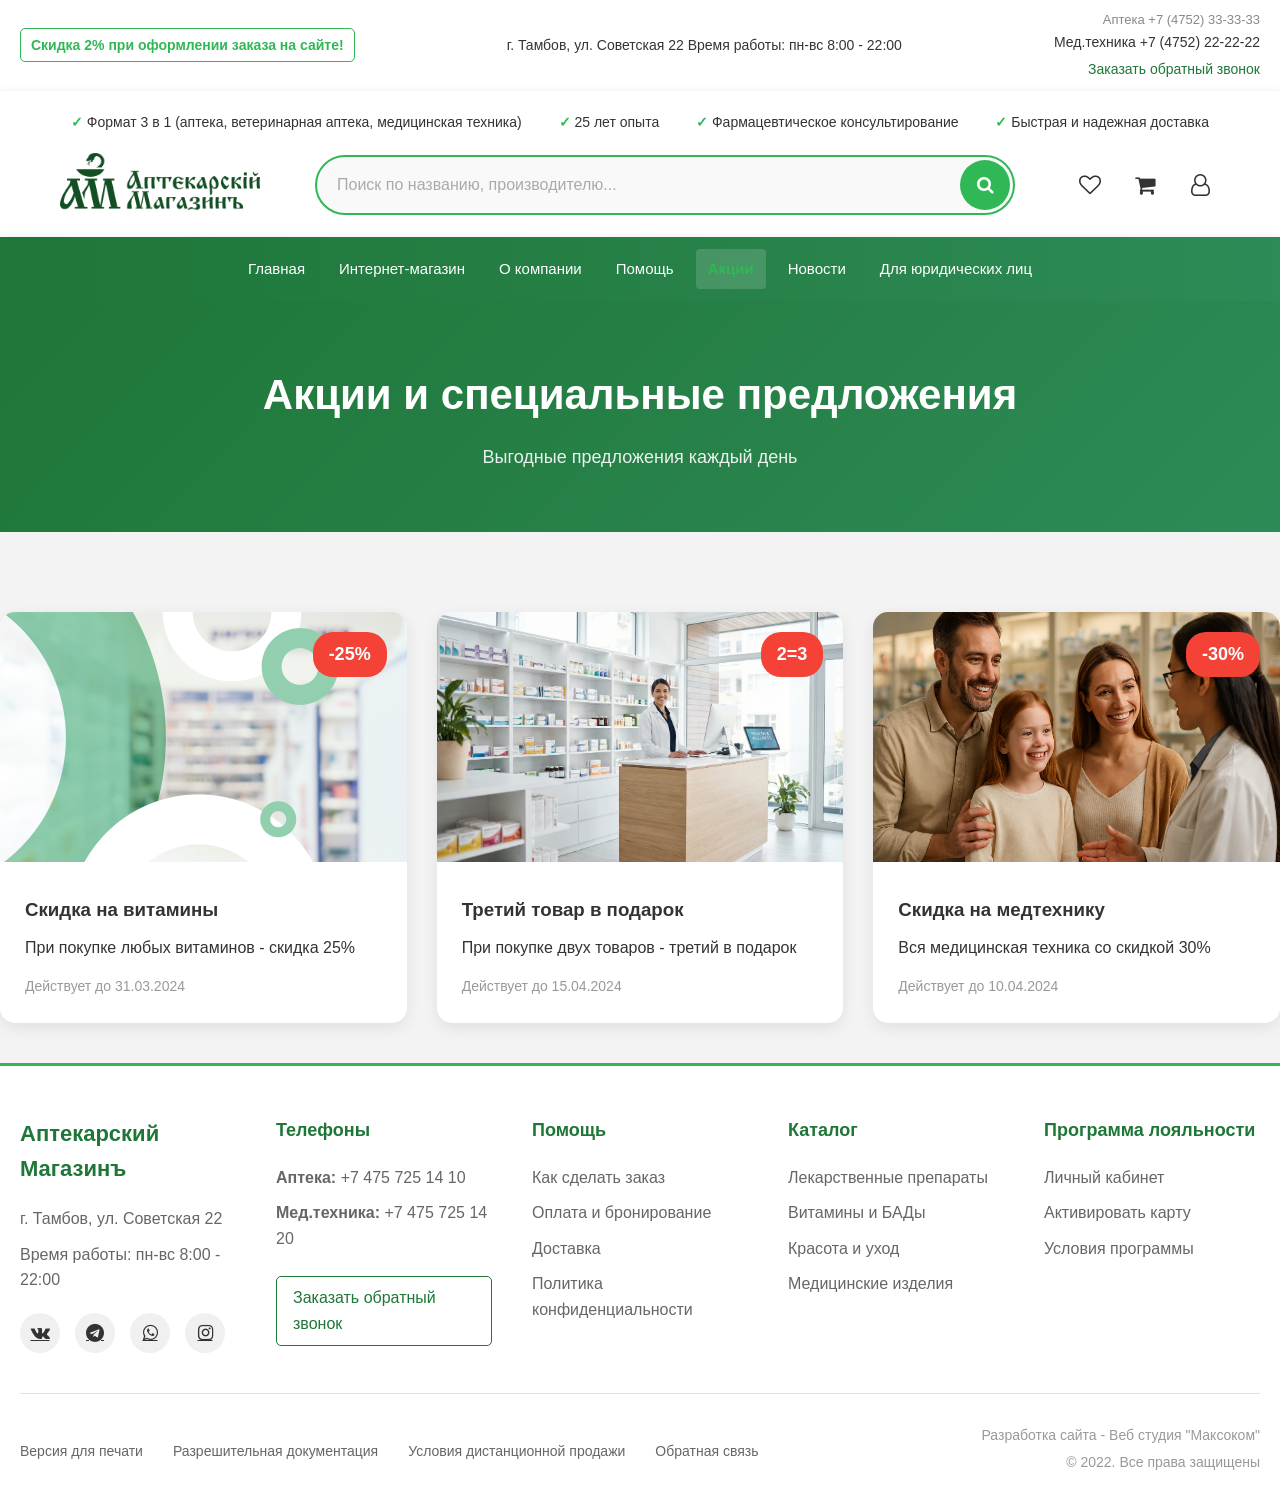
<file: promotions.html>
<!doctype html>
<html lang="ru">
  <head>
    <meta charset="UTF-8" />
    <meta name="viewport" content="width=device-width, initial-scale=1.0" />
    <link
      rel="stylesheet"
      href="https://cdnjs.cloudflare.com/ajax/libs/font-awesome/4.7.0/css/font-awesome.min.css"
    />
    <link rel="stylesheet" href="style.css" />
    <title>Акции | Аптекарскiй Магазинъ</title>
  </head>
  <body>
    <!-- ==== Top Header ==== -->
    <div class="top-header">
      <div class="discount">
        <span>Скидка 2% при оформлении заказа на сайте!</span>
      </div>
      <div class="place">
        <p>г. Тамбов, ул. Советская 22 Время работы: пн-вс 8:00 - 22:00</p>
      </div>
      <div class="phone">
        <p>Аптека +7 (4752) 33-33-33</p>
        <p>Мед.техника +7 (4752) 22-22-22</p>
        <a href="#" class="callback-link-top">Заказать обратный звонок</a>
      </div>
    </div>

    <!-- ==== HEADER ==== -->
    <header>
      <div class="top-info">
        <p>Формат 3 в 1 (аптека, ветеринарная аптека, медицинская техника)</p>
        <p>25 лет опыта</p>
        <p>Фармацевтическое консультирование</p>
        <p>Быстрая и надежная доставка</p>
      </div>
      <div class="container">
        <div class="logo">
          <a href="index.html">
            <img src="logo/Аптекарскiй Магазинъ1.png" alt="Логотип" />
          </a>
        </div>
        <div class="search-container">
          <div class="search">
            <input
              type="text"
              id="search-input"
              placeholder="Поиск по названию, производителю..."
            />
            <button id="search-button"><i class="fa fa-search"></i></button>
          </div>
        </div>
        <div class="icons">
          <i class="fa fa-heart-o" id="favorite-icon">
            <span class="counter favorite-counter">0</span>
          </i>
          <i class="fa fa-shopping-cart" id="cart-icon">
            <span class="counter cart-counter">0</span>
          </i>
          <i class="fa fa-user-o" id="user-icon"></i>
        </div>
      </div>
    </header>

    <!-- ==== NAVIGATION ==== -->
    <div class="navigation">
      <nav>
        <ul>
          <li><a href="index.html" class="nav-link">Главная</a></li>
          <li><a href="catalog.html" class="nav-link">Интернет-магазин</a></li>
          <li><a href="about.html" class="nav-link">О компании</a></li>
          <li><a href="help.html" class="nav-link">Помощь</a></li>
          <li><a href="promotions.html" class="nav-link active">Акции</a></li>
          <li><a href="news.html" class="nav-link">Новости</a></li>
          <li>
            <a href="business.html" class="nav-link">Для юридических лиц</a>
          </li>
        </ul>
      </nav>
    </div>

    <!-- ==== PAGE HERO ==== -->
    <div class="page-hero">
      <h1>Акции и специальные предложения</h1>
      <p>Выгодные предложения каждый день</p>
    </div>

    <div class="promotions-section">
      <div class="container">
        <div class="promotions-grid">
          <div class="promotion-card">
            <div class="promotion-badge">-25%</div>
            <img
              src="slider/ee4218ab14d336280525d017253421ebbf69c757.png"
              alt="Акция"
            />
            <div class="promotion-content">
              <h3>Скидка на витамины</h3>
              <p>При покупке любых витаминов - скидка 25%</p>
              <div class="promotion-date">Действует до 31.03.2024</div>
            </div>
          </div>

          <div class="promotion-card">
            <div class="promotion-badge">2=3</div>
            <img
              src="slider/831b819a-e4f6-42c9-9b72-a0c1b4ff2a2b.jpg"
              alt="Акция"
            />
            <div class="promotion-content">
              <h3>Третий товар в подарок</h3>
              <p>При покупке двух товаров - третий в подарок</p>
              <div class="promotion-date">Действует до 15.04.2024</div>
            </div>
          </div>

          <div class="promotion-card">
            <div class="promotion-badge">-30%</div>
            <img src="slider/Copilot_20260202_022223.png" alt="Акция" />
            <div class="promotion-content">
              <h3>Скидка на медтехнику</h3>
              <p>Вся медицинская техника со скидкой 30%</p>
              <div class="promotion-date">Действует до 10.04.2024</div>
            </div>
          </div>
        </div>
      </div>
    </div>

    <!-- modals -->
    <div class="modal" id="cart-modal">
      <div class="modal-content">
        <div class="modal-header">
          <h2>🛒 Ваша корзина</h2>
          <span class="close-modal">&times;</span>
        </div>
        <div class="modal-body">
          <div id="cart-items-container">
            <p class="empty-cart-message">Ваша корзина пуста</p>
          </div>
          <div class="cart-summary">
            <div class="total-items">
              <span>Товаров:</span>
              <span id="total-items-count">0</span>
            </div>
            <div class="total-price">
              <span>Итого:</span>
              <span id="total-price">0 ₽</span>
            </div>
          </div>
        </div>
        <div class="modal-footer">
          <button class="btn-continue">Продолжить покупки</button>
          <button class="btn-checkout">Оформить заказ</button>
        </div>
      </div>
    </div>

    <div class="modal" id="favorite-modal">
      <div class="modal-content">
        <div class="modal-header">
          <h2>❤️ Избранные товары</h2>
          <span class="close-modal">&times;</span>
        </div>
        <div class="modal-body">
          <div id="favorite-items-container">
            <p class="empty-favorite-message">
              У вас пока нет избранных товаров
            </p>
          </div>
        </div>
        <div class="modal-footer">
          <button class="btn-continue">Продолжить покупки</button>
        </div>
      </div>
    </div>

    <div class="modal" id="login-modal">
      <div class="modal-content">
        <div class="modal-header">
          <h2>👤 Вход в личный кабинет</h2>
          <span class="close-modal">&times;</span>
        </div>
        <div class="modal-body">
          <form id="login-form">
            <div class="form-group">
              <label for="email">Email</label>
              <input
                type="email"
                id="login-email"
                placeholder="Введите ваш email"
                required
              />
            </div>
            <div class="form-group">
              <label for="password">Пароль</label>
              <input
                type="password"
                id="login-password"
                placeholder="Введите пароль"
                required
              />
            </div>
            <div class="form-options">
              <label> <input type="checkbox" /> Запомнить меня </label>
              <a href="#" class="forgot-password">Забыли пароль?</a>
            </div>
          </form>
        </div>
        <div class="modal-footer">
          <button type="submit" class="btn-login" id="login-submit">
            Войти
          </button>
          <button class="btn-register" id="open-register-modal">
            Регистрация
          </button>
        </div>
      </div>
    </div>

    <div class="modal" id="register-modal">
      <div class="modal-content">
        <div class="modal-header">
          <h2>📝 Регистрация</h2>
          <span class="close-modal">&times;</span>
        </div>
        <div class="modal-body">
          <form id="register-form">
            <div class="form-group">
              <label for="reg-name">Имя</label>
              <input
                type="text"
                id="reg-name"
                placeholder="Введите ваше имя"
                required
              />
            </div>
            <div class="form-group">
              <label for="reg-email">Email</label>
              <input
                type="email"
                id="reg-email"
                placeholder="Введите ваш email"
                required
              />
            </div>
            <div class="form-group">
              <label for="reg-phone">Телефон</label>
              <input
                type="tel"
                id="reg-phone"
                placeholder="+7 900 000 00 00"
                required
              />
            </div>
            <div class="form-group">
              <label for="reg-password">Пароль</label>
              <input
                type="password"
                id="reg-password"
                placeholder="Придумайте пароль"
                required
              />
            </div>
            <div class="form-group">
              <label for="reg-confirm-password">Подтвердите пароль</label>
              <input
                type="password"
                id="reg-confirm-password"
                placeholder="Повторите пароль"
                required
              />
            </div>
          </form>
        </div>
        <div class="modal-footer">
          <button
            type="submit"
            class="btn-register-submit"
            id="register-submit"
          >
            Зарегистрироваться
          </button>
          <button class="btn-back-to-login">Вход</button>
        </div>
      </div>
    </div>

    <!-- ==== FOOTER ==== -->
    <footer class="footer">
      <div class="footer-container">
        <div class="footer-column">
          <h3>Аптекарский Магазинъ</h3>
          <p>г. Тамбов, ул. Советская 22</p>
          <p>Время работы: пн-вс 8:00 - 22:00</p>
          <div class="social-icons">
            <a href="#"><i class="fa fa-vk"></i></a>
            <a href="#"><i class="fa fa-telegram"></i></a>
            <a href="#"><i class="fa fa-whatsapp"></i></a>
            <a href="#"><i class="fa fa-instagram"></i></a>
          </div>
        </div>

        <div class="footer-column">
          <h4>Телефоны</h4>
          <p><strong>Аптека:</strong> +7 475 725 14 10</p>
          <p><strong>Мед.техника:</strong> +7 475 725 14 20</p>
          <a href="#" class="callback-link">Заказать обратный звонок</a>
        </div>

        <div class="footer-column">
          <h4>Помощь</h4>
          <ul>
            <li><a href="help.html">Как сделать заказ</a></li>
            <li><a href="help.html">Оплата и бронирование</a></li>
            <li><a href="help.html">Доставка</a></li>
            <li><a href="help.html">Политика конфиденциальности</a></li>
          </ul>
        </div>

        <div class="footer-column">
          <h4>Каталог</h4>
          <ul>
            <li><a href="catalog.html">Лекарственные препараты</a></li>
            <li><a href="catalog.html">Витамины и БАДы</a></li>
            <li><a href="catalog.html">Красота и уход</a></li>
            <li><a href="catalog.html">Медицинские изделия</a></li>
          </ul>
        </div>

        <div class="footer-column">
          <h4>Программа лояльности</h4>
          <ul>
            <li><a href="#">Личный кабинет</a></li>
            <li><a href="#">Активировать карту</a></li>
            <li><a href="#">Условия программы</a></li>
          </ul>
        </div>
      </div>

      <div class="footer-bottom">
        <div class="footer-links">
          <a href="#">Версия для печати</a>
          <a href="#">Разрешительная документация</a>
          <a href="#">Условия дистанционной продажи</a>
          <a href="#">Обратная связь</a>
        </div>
        <div class="footer-copyright">
          <p>Разработка сайта - Веб студия "Максоком"</p>
          <p>© 2022. Все права защищены</p>
        </div>
      </div>
    </footer>

    <script src="script.js"></script>
  </body>
</html>
</file>
<file: style.css>
* {
  margin: 0;
  padding: 0;
  box-sizing: border-box;
}

body {
  background: #f3f3f3;
  font-family: Arial, sans-serif;
  color: #333;
  line-height: 1.6;
  overflow-x: hidden;
  width: 100%;
}

/* ==== TOP HEADER ==== */
.top-header {
  width: 100%;
  background: white;
  padding: 10px 20px;
  display: flex;
  justify-content: space-between;
  align-items: center;
  font-size: 14px;
  color: #333;
  box-shadow: 0 2px 5px rgba(0, 0, 0, 0.1);
  overflow: hidden;
}

.discount {
  text-align: left;
  flex-shrink: 0;
}

.discount span {
  border: 1px solid #30b856;
  padding: 5px 10px;
  border-radius: 5px;
  color: #30b856;
  font-size: 14px;
  font-weight: 700;
  display: inline-block;
  white-space: nowrap;
}

.place {
  text-align: center;
  padding: 0 20px;
  flex-grow: 1;
  min-width: 0;
}

.place p {
  margin: 0;
  font-size: 14px;
  white-space: nowrap;
  overflow: hidden;
  text-overflow: ellipsis;
}

.phone {
  text-align: right;
  flex-shrink: 0;
}

.phone p {
  margin: 0;
  font-size: 14px;
  white-space: nowrap;
}

.phone p:first-child {
  font-size: 13px;
  color: #888;
}

.phone a {
  color: #1e7637;
  text-decoration: none;
  cursor: pointer;
  transition:
    text-decoration 0.3s,
    color 0.3s ease;
  display: inline-block;
  margin-top: 5px;
}

.phone a:hover {
  color: #1e7637;
  text-decoration: underline;
}

/* ==== HEADER ==== */
header {
  width: 100%;
  padding: 20px 0;
  background: white;
  box-shadow: 0 2px 10px rgba(0, 0, 0, 0.1);
  overflow: hidden;
}

header .top-info {
  display: flex;
  justify-content: space-around;
  max-width: 1200px;
  margin: 0 auto 20px;
  padding: 0 20px;
  flex-wrap: wrap;
  gap: 15px;
}

header .top-info p {
  font-size: 14px;
  color: #333;
  margin: 0;
  white-space: nowrap;
}

header .top-info p::before {
  content: "✓ ";
  color: #30b856;
  font-weight: 700;
}

header .container {
  display: flex;
  justify-content: space-between;
  align-items: center;
  max-width: 1200px;
  margin: 0 auto;
  padding: 0 20px;
  flex-wrap: wrap;
  gap: 20px;
}

header .logo {
  width: 200px;
  flex-shrink: 0;
}

header .logo img {
  width: 200px;
  height: auto;
  max-width: 100%;
}

/* ==== SEARCH ==== */
.search-container {
  position: relative;
  flex-grow: 1;
  max-width: 700px;
  margin: 0 20px;
}

.search {
  position: relative;
  width: 100%;
}

.search input {
  width: 100%;
  height: 60px;
  padding: 0 70px 0 20px;
  border: 2px solid #30b856;
  border-radius: 30px;
  font-size: 16px;
  background: #f9f9f9;
  box-sizing: border-box;
}

.search input:focus {
  outline: none;
  border-color: #1e7637;
  box-shadow: 0 0 10px rgba(30, 118, 55, 0.3);
  background: white;
}

.search input::placeholder {
  color: #aaa;
}

.search button#search-button {
  width: 50px;
  height: 50px;
  background: #30b856;
  border: none;
  border-radius: 50%;
  color: white;
  font-size: 18px;
  position: absolute;
  right: 5px;
  top: 50%;
  transform: translateY(-50%);
  cursor: pointer;
  transition: background 0.3s ease;
  z-index: 2;
}

#search-clear-btn {
  display: none;
  position: absolute;
  right: 60px;
  top: 50%;
  transform: translateY(-50%);
  background: #ddd;
  color: #666;
  border: none;
  width: 30px;
  height: 30px;
  border-radius: 50%;
  font-size: 14px;
  cursor: pointer;
  transition: all 0.3s ease;
  z-index: 3;
  display: flex;
  align-items: center;
  justify-content: center;
}

#search-clear-btn:hover {
  background: #ccc;
  color: #333;
  transform: translateY(-50%) scale(1.1);
}

#search-clear-btn.show {
  display: flex;
}

.search-results {
  position: absolute;
  top: 100%;
  left: 0;
  right: 0;
  background: white;
  border: 1px solid #ddd;
  border-radius: 10px;
  margin-top: 5px;
  box-shadow: 0 5px 15px rgba(0, 0, 0, 0.1);
  z-index: 1000;
  max-height: 400px;
  overflow-y: auto;
  display: none;
}

.search-result-item {
  padding: 15px;
  border-bottom: 1px solid #eee;
  cursor: pointer;
  display: flex;
  align-items: center;
  gap: 15px;
  transition: background 0.3s;
}

.search-result-item:hover {
  background: #f9f9f9;
}

.search-result-item img {
  width: 60px;
  height: 60px;
  object-fit: cover;
  border-radius: 5px;
}

.search-result-info {
  flex-grow: 1;
}

.search-result-title {
  font-weight: 600;
  margin-bottom: 5px;
}

.search-result-price {
  color: #1e7637;
  font-weight: bold;
}

/* ==== HEADER ICONS ==== */
header .icons {
  display: flex;
  justify-content: space-between;
  font-size: 22px;
  color: #333;
  flex-shrink: 0;
  gap: 15px;
}

header .icons i {
  cursor: pointer;
  position: relative;
  width: 40px;
  height: 40px;
  display: flex;
  align-items: center;
  justify-content: center;
  transition: all 0.3s ease;
  border-radius: 50%;
}

header .icons i:hover {
  background: #f5f5f5;
  transform: translateY(-2px);
}

#favorite-icon:hover {
  color: #e74c3c;
}

#cart-icon:hover {
  color: #f39c12;
}

#user-icon:hover {
  color: #3498db;
}

header .icons .counter {
  position: absolute;
  top: -5px;
  right: -5px;
  background: #e74c3c;
  color: white;
  border-radius: 50%;
  width: 20px;
  height: 20px;
  font-size: 12px;
  display: flex;
  align-items: center;
  justify-content: center;
  font-weight: bold;
  box-shadow: 0 2px 5px rgba(0, 0, 0, 0.2);
}

header .icons .cart-counter {
  background: #f39c12;
}

header .icons .favorite-counter {
  background: #e74c3c;
}

/* ==== NAVIGATION ==== */
.navigation {
  width: 100%;
  background: linear-gradient(to right, #1e7637, #2e8b57);
  padding: 12px 0;
  box-shadow: 0 2px 10px rgba(0, 0, 0, 0.1);
  overflow: hidden;
}

.navigation nav ul {
  display: flex;
  justify-content: center;
  list-style: none;
  max-width: 1200px;
  margin: 0 auto;
  padding: 0 20px;
  flex-wrap: wrap;
  gap: 10px;
}

.navigation nav ul li {
  margin: 0;
}

.navigation nav ul li a {
  color: white;
  text-decoration: none;
  font-size: 15px;
  font-weight: 500;
  padding: 8px 12px;
  border-radius: 4px;
  transition: all 0.3s ease;
  white-space: nowrap;
  display: block;
}

.navigation nav ul li a:hover {
  color: #30b856;
  background: rgba(255, 255, 255, 0.1);
}

.navigation nav ul li a.active {
  color: #30b856;
  font-weight: 600;
  background: rgba(255, 255, 255, 0.15);
}

.navigation nav ul li a::after {
  content: "";
  position: absolute;
  bottom: -2px;
  left: 50%;
  transform: translateX(-50%);
  width: 0;
  height: 2px;
  background-color: #30b856;
  transition: width 0.3s ease;
}

.navigation nav ul li a:hover::after {
  width: 80%;
}

/* ==== SLIDER ==== */
.slider {
  position: relative;
  max-width: 1200px;
  margin: 30px auto;
  overflow: hidden;
  border-radius: 15px;
  box-shadow: 0 5px 20px rgba(0, 0, 0, 0.15);
  width: 100%;
}

.slide {
  display: none;
  width: 100%;
  transition: opacity 0.5s ease;
}

.slide.active {
  display: block;
  animation: fadeIn 0.5s ease;
}

@keyframes fadeIn {
  from {
    opacity: 0.7;
  }
  to {
    opacity: 1;
  }
}

.slide img {
  width: 100%;
  height: 400px;
  object-fit: cover;
  display: block;
}

.prev,
.next {
  cursor: pointer;
  position: absolute;
  top: 50%;
  width: 50px;
  height: 50px;
  margin-top: -25px;
  color: white;
  font-weight: bold;
  font-size: 24px;
  transition: 0.3s;
  border-radius: 50%;
  background-color: rgba(0, 0, 0, 0.4);
  display: flex;
  align-items: center;
  justify-content: center;
  text-decoration: none;
  z-index: 10;
}

.prev:hover,
.next:hover {
  background-color: rgba(0, 0, 0, 0.7);
  transform: scale(1.1);
}

.prev {
  left: 20px;
}

.next {
  right: 20px;
}

.dots {
  position: absolute;
  bottom: 20px;
  left: 50%;
  transform: translateX(-50%);
  display: flex;
  gap: 10px;
  z-index: 10;
}

.dot {
  cursor: pointer;
  height: 12px;
  width: 12px;
  background-color: rgba(255, 255, 255, 0.5);
  border-radius: 50%;
  display: inline-block;
  transition:
    background-color 0.3s,
    transform 0.3s;
}

.dot.active,
.dot:hover {
  background-color: white;
  transform: scale(1.2);
}

/* ==== PRODUCTS SECTION ==== */
.products-section {
  max-width: 1400px;
  margin: 40px auto;
  padding: 0 20px;
  width: 100%;
  overflow: hidden;
  box-sizing: border-box;
}

.products-category {
  margin-bottom: 70px;
  width: 100%;
}

.category-title {
  font-size: 32px;
  font-weight: 700;
  color: #1e7637;
  margin-bottom: 35px;
  padding-bottom: 15px;
  border-bottom: 3px solid #30b856;
  position: relative;
  overflow: hidden;
}

.category-title::after {
  content: "";
  position: absolute;
  bottom: -3px;
  left: 0;
  width: 100px;
  height: 3px;
  background: #4caf50;
}

.products-grid {
  display: grid;
  grid-template-columns: repeat(5, 1fr);
  gap: 25px;
  margin-top: 20px;
  width: 100%;
}

.product-card {
  background: white;
  border-radius: 12px;
  overflow: hidden;
  box-shadow: 0 5px 15px rgba(0, 0, 0, 0.08);
  transition: all 0.3s ease;
  position: relative;
  border: 1px solid #eee;
  width: 100%;
  height: 100%;
  display: flex;
  flex-direction: column;
}

.product-card:hover {
  transform: translateY(-8px);
  box-shadow: 0 15px 30px rgba(0, 0, 0, 0.15);
  border-color: #30b856;
}

.product-badge {
  position: absolute;
  top: 12px;
  left: 12px;
  padding: 6px 14px;
  border-radius: 20px;
  font-size: 13px;
  font-weight: bold;
  color: white;
  z-index: 2;
  box-shadow: 0 2px 5px rgba(0, 0, 0, 0.2);
}

.product-badge.seasonal {
  background: linear-gradient(to right, #4caf50, #66bb6a);
}

.product-badge.bestseller {
  background: linear-gradient(to right, #ff5722, #ff7043);
}

.product-badge.discount {
  background: linear-gradient(to right, #f44336, #ef5350);
}

.product-image {
  height: 200px;
  background: linear-gradient(135deg, #f5f5f5, #e0e0e0);
  display: flex;
  align-items: center;
  justify-content: center;
  overflow: hidden;
  position: relative;
  flex-shrink: 0;
}

.product-image::before {
  content: "";
  position: absolute;
  top: 0;
  left: 0;
  right: 0;
  bottom: 0;
  background: linear-gradient(to bottom, transparent 70%, rgba(0, 0, 0, 0.1));
}

.product-image img {
  width: 100%;
  height: 100%;
  object-fit: cover;
  transition: transform 0.5s ease;
  display: block;
}

.product-card:hover .product-image img {
  transform: scale(1.08);
}

.product-info {
  padding: 18px;
  background: white;
  flex-grow: 1;
  display: flex;
  flex-direction: column;
}

.product-title {
  font-size: 15px;
  font-weight: 600;
  color: #333;
  margin-bottom: 10px;
  line-height: 1.4;
  min-height: 42px;
  overflow: hidden;
}

.product-desc {
  font-size: 13px;
  color: #666;
  margin-bottom: 18px;
  line-height: 1.4;
  min-height: 36px;
  overflow: hidden;
  flex-grow: 1;
}

.product-price {
  margin-bottom: 20px;
}

.current-price {
  font-size: 22px;
  font-weight: bold;
  color: #1e7637;
  margin-right: 10px;
}

.old-price {
  font-size: 16px;
  color: #999;
  text-decoration: line-through;
}

.product-actions {
  display: flex;
  gap: 10px;
  margin-top: auto;
}

.buy-btn {
  background: linear-gradient(to right, #30b856, #4caf50);
  color: white;
  border: none;
  padding: 12px;
  border-radius: 8px;
  font-size: 14px;
  font-weight: 600;
  cursor: pointer;
  transition: all 0.3s ease;
  display: flex;
  align-items: center;
  justify-content: center;
  gap: 8px;
  white-space: nowrap;
  box-shadow: 0 3px 10px rgba(48, 184, 86, 0.3);
  width: 100%;
  flex-grow: 1;
}

.buy-btn:hover {
  background: linear-gradient(to right, #1e7637, #30b856);
  transform: translateY(-2px);
  box-shadow: 0 5px 15px rgba(48, 184, 86, 0.4);
}

.buy-btn:active {
  transform: translateY(0);
}

.favorite-btn {
  width: 44px;
  height: 44px;
  background: #f8f8f8;
  border: 2px solid #eee;
  border-radius: 8px;
  font-size: 18px;
  color: #666;
  cursor: pointer;
  transition: all 0.3s ease;
  display: flex;
  align-items: center;
  justify-content: center;
  flex-shrink: 0;
}

.favorite-btn:hover {
  background: #ffebee;
  border-color: #ffcdd2;
  color: #e74c3c;
}

.favorite-btn.active {
  background: #ffebee;
  border-color: #e74c3c;
  color: #e74c3c;
}

.favorite-btn.active i::before {
  content: "\f004";
}

/* ==== modals ==== */
.modal {
  display: none;
  position: fixed;
  z-index: 1000;
  left: 0;
  top: 0;
  width: 100%;
  height: 100%;
  background-color: rgba(0, 0, 0, 0.5);
  opacity: 0;
  transition: opacity 0.3s ease;
  backdrop-filter: blur(5px);
  overflow: hidden;
}

.modal.show {
  display: flex;
  justify-content: center;
  align-items: center;
  opacity: 1;
}

.modal-content {
  background-color: white;
  margin: 20px;
  border-radius: 15px;
  width: 600px;
  max-width: 95%;
  box-shadow: 0 10px 40px rgba(0, 0, 0, 0.2);
  animation: modalSlideIn 0.3s ease-out;
  overflow: hidden;
  max-height: 90vh;
  display: flex;
  flex-direction: column;
}

@keyframes modalSlideIn {
  from {
    opacity: 0;
    transform: translateY(-50px);
  }
  to {
    opacity: 1;
    transform: translateY(0);
  }
}

.modal-header {
  background: linear-gradient(to right, #1e7637, #30b856);
  color: white;
  padding: 20px 30px;
  display: flex;
  justify-content: space-between;
  align-items: center;
  flex-shrink: 0;
}

.modal-header h2 {
  margin: 0;
  font-size: 24px;
  display: flex;
  align-items: center;
  gap: 10px;
  overflow: hidden;
}

.close-modal {
  color: white;
  font-size: 28px;
  font-weight: bold;
  cursor: pointer;
  transition: transform 0.3s ease;
  flex-shrink: 0;
}

.close-modal:hover {
  transform: scale(1.2);
  color: #ffeb3b;
}

.modal-body {
  padding: 25px 30px;
  overflow-y: auto;
  max-height: 300px;
  flex-grow: 1;
}

.modal-footer {
  padding: 20px 30px;
  background: #f9f9f9;
  border-top: 1px solid #eee;
  display: flex;
  gap: 15px;
  justify-content: flex-end;
  flex-wrap: wrap;
  flex-shrink: 0;
}

.modal-footer button {
  padding: 12px 25px;
  border-radius: 8px;
  font-size: 15px;
  font-weight: 600;
  cursor: pointer;
  transition: all 0.3s ease;
  border: none;
  white-space: nowrap;
}

.btn-continue {
  background: #f5f5f5;
  color: #333;
  min-width: 200px;
}

.btn-continue:hover {
  background: #e0e0e0;
  transform: translateY(-2px);
}

.btn-checkout {
  background: linear-gradient(to right, #30b856, #4caf50);
  color: white;
  box-shadow: 0 3px 10px rgba(48, 184, 86, 0.3);
  min-width: 200px;
}

.btn-checkout:hover {
  background: linear-gradient(to right, #1e7637, #30b856);
  transform: translateY(-2px);
  box-shadow: 0 5px 15px rgba(48, 184, 86, 0.4);
}

.btn-login,
.btn-register {
  padding: 12px 30px;
  border-radius: 8px;
  font-size: 15px;
  font-weight: 600;
  cursor: pointer;
  transition: all 0.3s ease;
  border: none;
  min-width: 150px;
}

.btn-login {
  background: linear-gradient(to right, #30b856, #4caf50);
  color: white;
}

.btn-login:hover {
  background: linear-gradient(to right, #1e7637, #30b856);
}

.btn-register {
  background: transparent;
  color: #30b856;
  border: 2px solid #30b856;
}

.btn-register:hover {
  background: #30b856;
  color: white;
}

.btn-register-submit {
  background: linear-gradient(to right, #1e7637, #30b856);
  color: white;
  padding: 12px 30px;
  border-radius: 8px;
  font-size: 15px;
  font-weight: 600;
  cursor: pointer;
  border: none;
  min-width: 200px;
}

.btn-register-submit:hover {
  background: linear-gradient(to right, #155b30, #1e7637);
  transform: translateY(-2px);
}

.btn-back-to-login {
  background: transparent;
  color: #30b856;
  border: 2px solid #30b856;
  padding: 12px 30px;
  border-radius: 8px;
  font-size: 15px;
  font-weight: 600;
  cursor: pointer;
  min-width: 150px;
}

.btn-back-to-login:hover {
  background: #30b856;
  color: white;
}

/* ==== element ==== */
.cart-item,
.favorite-item {
  display: flex;
  align-items: center;
  padding: 15px;
  border-bottom: 1px solid #eee;
  transition: background 0.3s ease;
  flex-wrap: wrap;
  gap: 10px;
}

.cart-item:hover,
.favorite-item:hover {
  background: #f9f9f9;
}

.cart-item:last-child,
.favorite-item:last-child {
  border-bottom: none;
}

.cart-item-image,
.favorite-item-image {
  width: 60px;
  height: 60px;
  border-radius: 8px;
  overflow: hidden;
  margin-right: 15px;
  flex-shrink: 0;
}

.cart-item-image img,
.favorite-item-image img {
  width: 100%;
  height: 100%;
  object-fit: cover;
  display: block;
}

.cart-item-info,
.favorite-item-info {
  flex-grow: 1;
  min-width: 200px;
}

.cart-item-title,
.favorite-item-title {
  font-weight: 600;
  color: #333;
  margin-bottom: 5px;
  overflow: hidden;
}

.cart-item-price,
.favorite-item-price {
  color: #1e7637;
  font-weight: bold;
  font-size: 16px;
}

.cart-item-quantity {
  display: flex;
  align-items: center;
  gap: 10px;
  margin-top: 10px;
}

.quantity-btn {
  width: 28px;
  height: 28px;
  border-radius: 50%;
  border: 1px solid #ddd;
  background: white;
  display: flex;
  align-items: center;
  justify-content: center;
  cursor: pointer;
  font-size: 18px;
  transition: all 0.3s ease;
  flex-shrink: 0;
}

.quantity-btn:hover {
  background: #30b856;
  color: white;
  border-color: #30b856;
}

.quantity {
  font-weight: bold;
  width: 30px;
  text-align: center;
}

.remove-item {
  background: transparent;
  border: none;
  color: #f44336;
  cursor: pointer;
  font-size: 18px;
  padding: 5px;
  margin-left: 10px;
  transition: transform 0.3s ease;
  flex-shrink: 0;
}

.remove-item:hover {
  transform: scale(1.2);
}

.empty-cart-message,
.empty-favorite-message {
  text-align: center;
  color: #999;
  font-size: 16px;
  padding: 40px 20px;
}

.cart-summary {
  background: #f9f9f9;
  border-radius: 10px;
  padding: 20px;
  margin-top: 20px;
}

.total-items,
.total-price {
  display: flex;
  justify-content: space-between;
  margin-bottom: 10px;
  font-size: 16px;
}

.total-price {
  font-size: 20px;
  font-weight: bold;
  color: #1e7637;
  margin-bottom: 0;
}

/* ==== FORM SIGN ==== */
.form-group {
  margin-bottom: 20px;
  width: 100%;
}

.form-group label {
  display: block;
  margin-bottom: 8px;
  color: #333;
  font-weight: 500;
}

.form-group input {
  width: 100%;
  padding: 12px 15px;
  border: 2px solid #ddd;
  border-radius: 8px;
  font-size: 15px;
  transition: border-color 0.3s ease;
  box-sizing: border-box;
}

.form-group input:focus {
  outline: none;
  border-color: #30b856;
  box-shadow: 0 0 0 3px rgba(48, 184, 86, 0.1);
}

.form-options {
  display: flex;
  justify-content: space-between;
  align-items: center;
  margin-bottom: 20px;
  flex-wrap: wrap;
  gap: 10px;
}

.form-options label {
  display: flex;
  align-items: center;
  gap: 8px;
  cursor: pointer;
}

.form-options input[type="checkbox"] {
  width: 16px;
  height: 16px;
}

.forgot-password {
  color: #30b856;
  text-decoration: none;
  font-size: 14px;
}

.forgot-password:hover {
  text-decoration: underline;
}

/* ==== CONTACT HERO ==== */
.contact-hero {
  width: 100%;
  padding: 60px 20px;
  background:
    linear-gradient(
      90deg,
      rgba(255, 255, 255, 0.98) 0%,
      rgba(255, 255, 255, 0.78) 55%,
      rgba(255, 255, 255, 0) 75%
    ),
    url("contact/3200036603356a2288ba66d41051e15a60df63b3.png") right
      center/cover no-repeat;
  min-height: 360px;
  box-sizing: border-box;
  overflow: hidden;
}

.contact-grid {
  display: block;
  max-width: 1100px;
  margin: 0 auto;
  padding: 0;
}

.contact-left {
  max-width: 480px;
  width: 100%;
}

.contact-title {
  font-size: 36px;
  color: #155b30;
  font-weight: 900;
  margin: 0 0 10px 0;
  line-height: 1.03;
  overflow: hidden;
}

.contact-sub {
  font-size: 16px;
  color: #2f6b4f;
  margin-bottom: 14px;
  line-height: 1.3;
  overflow: hidden;
}

.contact-form {
  width: 100%;
  background: transparent;
  padding: 0;
}

.contact-form .top-row {
  display: flex;
  gap: 12px;
  margin-bottom: 12px;
  flex-wrap: wrap;
}

.contact-form input,
.contact-form select {
  width: 100%;
  height: 52px;
  padding: 0 18px;
  border-radius: 12px;
  border: 2px solid #c7e7d3;
  font-size: 15px;
  background: #fff;
  color: #2a2a2a;
  box-shadow: 0 2px 0 rgba(0, 0, 0, 0.02) inset;
  transition:
    border-color 0.15s,
    box-shadow 0.15s;
  margin-bottom: 12px;
  box-sizing: border-box;
}

.contact-form input::placeholder {
  color: #9aa29a;
}

.contact-form select {
  appearance: none;
  background-image: url('data:image/svg+xml;utf8,<svg xmlns="http://www.w3.org/2000/svg" width="14" height="10"><path d="M1 1l6 6 6-6" fill="none" stroke="%231e7637" stroke-width="2" stroke-linecap="round" stroke-linejoin="round"/></svg>');
  background-repeat: no-repeat;
  background-position: right 14px center;
  background-size: 14px 10px;
  padding-right: 38px;
}

.contact-form input:focus,
.contact-form select:focus {
  outline: none;
  border-color: #1e7637;
  box-shadow: 0 6px 18px rgba(30, 118, 55, 0.06);
}

.btn-contact {
  display: block;
  width: 100%;
  max-width: 480px;
  margin: 12px auto 0;
  background: #154e2f;
  color: white;
  border: none;
  padding: 16px 22px;
  border-radius: 12px;
  font-weight: 800;
  font-size: 18px;
  cursor: pointer;
  box-sizing: border-box;
}

.btn-contact:hover {
  background: #123924;
}

/* ==== NEWS ==== */
.news-section {
  max-width: 1400px;
  margin: 80px auto;
  padding: 0 20px;
  width: 100%;
  box-sizing: border-box;
  overflow: hidden;
}

.news-header {
  display: flex;
  justify-content: space-between;
  align-items: center;
  margin-bottom: 45px;
  padding-bottom: 15px;
  border-bottom: 2px solid #e8f5e9;
  flex-wrap: wrap;
  gap: 20px;
}

.main-title {
  font-size: 38px;
  font-weight: 800;
  color: #155b30;
  position: relative;
  overflow: hidden;
}

.main-title::after {
  content: "";
  position: absolute;
  bottom: -17px;
  left: 0;
  width: 80px;
  height: 3px;
  background: linear-gradient(to right, #30b856, #1e7637);
  border-radius: 2px;
}

.all-news-link {
  color: #1a7f37;
  font-weight: 600;
  text-decoration: none;
  font-size: 17px;
  padding: 10px 20px;
  border: 2px solid #c7e7d3;
  border-radius: 30px;
  transition: all 0.3s ease;
  display: inline-flex;
  align-items: center;
  gap: 8px;
  white-space: nowrap;
}

.all-news-link:hover {
  background: #1a7f37;
  color: white;
  border-color: #1a7f37;
  transform: translateY(-2px);
  box-shadow: 0 5px 15px rgba(26, 127, 55, 0.2);
}

.news-container {
  display: flex;
  gap: 40px;
  align-items: stretch;
  flex-wrap: wrap;
}

.news-item {
  flex: 1;
  min-width: 300px;
  background: #ffffff;
  border-radius: 20px;
  overflow: hidden;
  box-shadow: 0 8px 30px rgba(0, 0, 0, 0.08);
  transition: all 0.4s ease;
  border: 1px solid #e8f5e9;
  display: flex;
  flex-direction: column;
  height: auto;
}

.news-item:hover {
  transform: translateY(-10px);
  box-shadow: 0 20px 40px rgba(0, 0, 0, 0.12);
  border-color: #30b856;
}

.news-image {
  width: 100%;
  height: 220px;
  overflow: hidden;
  position: relative;
  flex-shrink: 0;
}

.news-image img {
  width: 100%;
  height: 100%;
  object-fit: cover;
  transition: transform 0.5s ease;
  display: block;
}

.news-item:hover .news-image img {
  transform: scale(1.05);
}

.news-date {
  position: absolute;
  top: 15px;
  left: 15px;
  background: rgba(30, 118, 55, 0.9);
  color: white;
  padding: 6px 15px;
  border-radius: 20px;
  font-size: 13px;
  font-weight: 500;
  backdrop-filter: blur(5px);
  white-space: nowrap;
}

.news-content {
  padding: 30px;
  display: flex;
  flex-direction: column;
  flex-grow: 1;
  position: relative;
}

.news-title {
  font-size: 24px;
  color: #1e7637;
  margin-bottom: 15px;
  line-height: 1.3;
  font-weight: 700;
  overflow: hidden;
}

.news-text {
  font-size: 16px;
  line-height: 1.6;
  color: #555;
  margin-bottom: 25px;
  display: -webkit-box;
  -webkit-line-clamp: 3;
  -webkit-box-orient: vertical;
  overflow: hidden;
  flex-grow: 1;
}

.news-footer {
  text-align: left;
  margin-top: auto;
}

.read-more {
  color: #1e7637;
  font-weight: 600;
  text-decoration: none;
  font-size: 16px;
  display: inline-flex;
  align-items: center;
  gap: 10px;
  padding: 12px 25px;
  border: 2px solid #1e7637;
  border-radius: 30px;
  transition: all 0.3s ease;
  background: white;
  white-space: nowrap;
}

.read-more:hover {
  color: white;
  background: #1e7637;
  transform: translateY(-2px);
  box-shadow: 0 8px 20px rgba(30, 118, 55, 0.3);
}

.read-more i {
  font-size: 14px;
  transition: transform 0.3s ease;
}

.read-more:hover i {
  transform: translateX(5px);
}

/* ==== NEWS DIVIDER ==== */
.news-divider {
  width: 1px;
  background: linear-gradient(to bottom, transparent, #c7e7d3, transparent);
  margin: 20px 0;
  height: 400px;
  align-self: center;
  position: relative;
  flex-shrink: 0;
}

.news-divider::before {
  content: "";
  position: absolute;
  top: 50%;
  left: 50%;
  transform: translate(-50%, -50%);
  width: 40px;
  height: 40px;
  background: #f3f3f3;
  border: 1px solid #c7e7d3;
  border-radius: 50%;
  z-index: 1;
}

.news-divider::after {
  content: "";
  position: absolute;
  top: 50%;
  left: 50%;
  transform: translate(-50%, -50%);
  width: 12px;
  height: 12px;
  background: #30b856;
  border-radius: 50%;
  z-index: 2;
}

/* ==== REVIEWS SECTION ==== */
.reviews {
  max-width: 1400px;
  margin: 80px auto;
  padding: 0 20px;
  width: 100%;
  box-sizing: border-box;
  overflow: hidden;
}

.reviews-title {
  font-size: 36px;
  font-weight: 700;
  color: #2f2f2f;
  margin-bottom: 40px;
  text-align: center;
  position: relative;
  overflow: hidden;
}

.reviews-title::after {
  content: "";
  position: absolute;
  bottom: -10px;
  left: 50%;
  transform: translateX(-50%);
  width: 120px;
  height: 3px;
  background: linear-gradient(to right, #1e7637, #30b856);
  border-radius: 2px;
}

.reviews-container {
  display: grid;
  grid-template-columns: repeat(4, 1fr);
  gap: 25px;
  width: 100%;
}

.review-card {
  background: white;
  border-radius: 15px;
  padding: 25px;
  box-shadow: 0 8px 25px rgba(0, 0, 0, 0.08);
  transition: all 0.3s ease;
  border: 1px solid #f0f0f0;
  min-height: 280px;
  display: flex;
  flex-direction: column;
  height: 100%;
}

.review-card:hover {
  transform: translateY(-5px);
  box-shadow: 0 15px 35px rgba(0, 0, 0, 0.12);
  border-color: #30b856;
}

.review-header {
  display: flex;
  justify-content: space-between;
  align-items: flex-start;
  margin-bottom: 20px;
  padding-bottom: 20px;
  border-bottom: 2px solid #f5f5f5;
  flex-wrap: wrap;
  gap: 10px;
}

.reviewer-info {
  display: flex;
  flex-direction: column;
  gap: 8px;
}

.reviewer-name {
  font-size: 16px;
  font-weight: 600;
  color: #333;
  white-space: nowrap;
}

.review-rating {
  display: flex;
  align-items: center;
  gap: 10px;
}

.stars {
  color: #ffc107;
  font-size: 16px;
  letter-spacing: 1px;
}

.rating-score {
  font-size: 14px;
  font-weight: 600;
  color: #1e7637;
  background: rgba(30, 118, 55, 0.1);
  padding: 3px 8px;
  border-radius: 10px;
}

.full-review-link {
  color: #1e7637;
  font-size: 13px;
  font-weight: 500;
  text-decoration: none;
  padding: 5px 10px;
  border: 1px solid #1e7637;
  border-radius: 6px;
  transition: all 0.3s ease;
  white-space: nowrap;
  flex-shrink: 0;
}

.full-review-link:hover {
  background: #1e7637;
  color: white;
  text-decoration: none;
}

.review-text {
  font-size: 15px;
  line-height: 1.5;
  color: #555;
  padding-top: 10px;
  flex-grow: 1;
  overflow: hidden;
}

.review-text::before {
  content: "❝";
  color: #30b856;
  font-size: 20px;
  margin-right: 5px;
  opacity: 0.7;
  float: left;
  line-height: 1;
}

/* ==== GALLERY ==== */
.gallery {
  width: 100%;
  height: auto;
  display: flex;
  flex-direction: column;
  justify-content: center;
  align-items: center;
  padding: 40px 20px;
  background: white;
  box-sizing: border-box;
  overflow: hidden;
}

.gallery h1 {
  font-size: 36px;
  color: #155b30;
  margin-bottom: 30px;
  font-weight: 700;
  text-align: center;
  overflow: hidden;
}

.gallery .gal {
  display: flex;
  gap: 20px;
  justify-content: center;
  flex-wrap: wrap;
  width: 100%;
}

.gallery .gal img {
  width: 100%;
  max-width: 405px;
  height: 407px;
  object-fit: cover;
  border-radius: 15px;
  box-shadow: 0 8px 20px rgba(0, 0, 0, 0.1);
  transition: transform 0.3s ease;
  display: block;
}

.gallery .gal img:hover {
  transform: scale(1.03);
}

/* ==== SUBSCRIBE ==== */
.subscribe {
  width: 100%;
  padding: 60px 20px;
  display: flex;
  align-items: center;
  justify-content: center;
  background: linear-gradient(135deg, #1e7637 0%, #30b856 100%);
  color: white;
  gap: 50px;
  flex-wrap: wrap;
  box-sizing: border-box;
  overflow: hidden;
}

.subscribe img {
  width: 150px;
  height: 150px;
  object-fit: contain;
  flex-shrink: 0;
}

.follow {
  max-width: 600px;
  flex-grow: 1;
}

.follow h1 {
  font-size: 32px;
  font-weight: 700;
  margin-bottom: 30px;
  color: white;
  overflow: hidden;
}

.follow .email {
  display: flex;
  align-items: center;
  gap: 15px;
  flex-wrap: wrap;
}

.follow .email input {
  flex: 1;
  min-width: 250px;
  height: 60px;
  border: 2px solid white;
  border-radius: 12px;
  padding: 0 20px;
  font-size: 16px;
  background: rgba(255, 255, 255, 0.9);
  box-sizing: border-box;
}

.follow .email input::placeholder {
  color: #666;
}

.follow .email input:focus {
  outline: none;
  background: white;
  box-shadow: 0 0 0 3px rgba(255, 255, 255, 0.3);
}

.follow .email button {
  background: white;
  color: #1e7637;
  border: none;
  padding: 16px 40px;
  border-radius: 12px;
  font-size: 18px;
  font-weight: 600;
  cursor: pointer;
  transition: all 0.3s ease;
  white-space: nowrap;
  flex-shrink: 0;
}

.follow .email button:hover {
  background: #f0f0f0;
  transform: translateY(-2px);
  box-shadow: 0 5px 15px rgba(0, 0, 0, 0.1);
}

/* ==== FOOTER ==== */
.footer {
  background: white;
  color: #333;
  padding: 50px 20px 20px;
  border-top: 3px solid #30b856;
  overflow: hidden;
  box-sizing: border-box;
}

.footer-container {
  max-width: 1400px;
  margin: 0 auto;
  display: grid;
  grid-template-columns: repeat(5, 1fr);
  gap: 40px;
  margin-bottom: 40px;
}

.footer-column h3,
.footer-column h4 {
  color: #1e7637;
  margin-bottom: 20px;
  font-size: 18px;
}

.footer-column h3 {
  font-size: 22px;
}

.footer-column p {
  margin-bottom: 10px;
  color: #666;
  line-height: 1.6;
}

.footer-column ul {
  list-style: none;
}

.footer-column ul li {
  margin-bottom: 10px;
}

.footer-column ul li a {
  color: #666;
  text-decoration: none;
  transition: color 0.3s ease;
}

.footer-column ul li a:hover {
  color: #30b856;
  text-decoration: underline;
}

.social-icons {
  display: flex;
  gap: 15px;
  margin-top: 20px;
}

.social-icons a {
  display: flex;
  align-items: center;
  justify-content: center;
  width: 40px;
  height: 40px;
  background: #f0f0f0;
  border-radius: 50%;
  color: #333;
  font-size: 18px;
  transition: all 0.3s ease;
}

.social-icons a:hover {
  background: #30b856;
  color: white;
  transform: translateY(-3px);
}

.callback-link {
  display: inline-block;
  margin-top: 15px;
  color: #1e7637;
  text-decoration: none;
  font-weight: 500;
  border: 1px solid #1e7637;
  padding: 8px 16px;
  border-radius: 5px;
  transition: all 0.3s ease;
}

.callback-link:hover {
  background: #1e7637;
  color: white;
}

.footer-bottom {
  max-width: 1400px;
  margin: 0 auto;
  padding-top: 30px;
  border-top: 1px solid #e0e0e0;
  display: flex;
  justify-content: space-between;
  align-items: center;
  flex-wrap: wrap;
  gap: 20px;
}

.footer-links {
  display: flex;
  gap: 30px;
  flex-wrap: wrap;
}

.footer-links a {
  color: #666;
  text-decoration: none;
  font-size: 14px;
  transition: color 0.3s ease;
}

.footer-links a:hover {
  color: #30b856;
  text-decoration: underline;
}

.footer-copyright {
  text-align: right;
  color: #999;
  font-size: 14px;
}

.footer-copyright p {
  margin-bottom: 5px;
}

/* ==== SEARCH FILTER MODE ==== */
.search-filter-mode .products-category,
.search-filter-mode .contact-hero,
.search-filter-mode .news-section,
.search-filter-mode .reviews,
.search-filter-mode .gallery,
.search-filter-mode .subscribe {
  display: none;
}

.search-filter-mode .products-section {
  margin-top: 20px;
}

.search-results-header {
  display: none;
  font-size: 28px;
  color: #1e7637;
  margin-bottom: 30px;
  padding-bottom: 15px;
  border-bottom: 3px solid #30b856;
  width: 100%;
}

.search-filter-mode .search-results-header {
  display: block;
}

#search-clear-btn {
  display: none;
  position: absolute;
  right: 70px;
  top: 50%;
  transform: translateY(-50%);
  background: #f44336;
  color: white;
  border: none;
  width: 40px;
  height: 40px;
  border-radius: 50%;
  font-size: 16px;
  cursor: pointer;
  transition: all 0.3s ease;
  z-index: 2;
}

#search-clear-btn:hover {
  background: #d32f2f;
  transform: translateY(-50%) scale(1.1);
}

/* ==== PAGE HERO ==== */
.page-hero {
  background: linear-gradient(135deg, #1e7637, #2e8b57);
  color: white;
  padding: 60px 20px;
  text-align: center;
  margin-bottom: 40px;
}

.page-hero h1 {
  font-size: 42px;
  margin-bottom: 15px;
}

.page-hero p {
  font-size: 18px;
  opacity: 0.9;
}

/* ==== ABOUT SECTION ==== */
.about-section {
  padding: 40px 0;
}

.about-grid {
  display: grid;
  grid-template-columns: 1fr 1fr;
  gap: 50px;
  align-items: center;
  margin-bottom: 60px;
}

.about-content h2 {
  color: #1e7637;
  font-size: 32px;
  margin-bottom: 20px;
}

.about-content p {
  font-size: 16px;
  line-height: 1.8;
  color: #555;
  margin-bottom: 20px;
}

.about-image img {
  width: 100%;
  border-radius: 15px;
  box-shadow: 0 10px 30px rgba(0, 0, 0, 0.1);
}

.stats-container {
  display: grid;
  grid-template-columns: repeat(4, 1fr);
  gap: 30px;
  margin: 60px 0;
}

.stat-item {
  text-align: center;
  padding: 30px;
  background: #f9f9f9;
  border-radius: 15px;
  transition: transform 0.3s;
}

.stat-item:hover {
  transform: translateY(-5px);
  box-shadow: 0 10px 25px rgba(0, 0, 0, 0.1);
}

.stat-number {
  display: block;
  font-size: 42px;
  font-weight: 800;
  color: #1e7637;
  margin-bottom: 10px;
}

.stat-label {
  font-size: 16px;
  color: #666;
}

.features-grid {
  display: grid;
  grid-template-columns: repeat(3, 1fr);
  gap: 30px;
  margin-top: 40px;
}

.feature-card {
  text-align: center;
  padding: 30px;
  background: white;
  border-radius: 15px;
  box-shadow: 0 5px 15px rgba(0, 0, 0, 0.05);
}

.feature-icon {
  width: 80px;
  height: 80px;
  background: #e8f5e9;
  border-radius: 50%;
  display: flex;
  align-items: center;
  justify-content: center;
  margin: 0 auto 20px;
}

.feature-icon i {
  font-size: 32px;
  color: #1e7637;
}

/* ==== HELP PAGE ==== */
.faq-grid {
  max-width: 800px;
  margin: 0 auto 60px;
}

.faq-item {
  background: white;
  border-radius: 10px;
  margin-bottom: 15px;
  box-shadow: 0 2px 10px rgba(0, 0, 0, 0.05);
  overflow: hidden;
}

.faq-question {
  padding: 20px;
  background: #f9f9f9;
  display: flex;
  justify-content: space-between;
  align-items: center;
  cursor: pointer;
}

.faq-question h3 {
  color: #333;
  font-size: 18px;
}

.faq-answer {
  padding: 0 20px;
  max-height: 0;
  overflow: hidden;
  transition: all 0.3s;
}

.faq-item.active .faq-answer {
  padding: 20px;
  max-height: 200;
}

.faq-item.active .fa-chevron-down {
  transform: rotate(180deg);
}

.contact-support {
  text-align: center;
  padding: 60px 0;
  background: #f9f9f9;
  border-radius: 15px;
}

.contact-support h2 {
  color: #1e7637;
  margin-bottom: 15px;
}

.support-buttons {
  display: flex;
  justify-content: center;
  gap: 20px;
  margin-top: 30px;
  flex-wrap: wrap;
}

.support-btn {
  padding: 15px 30px;
  border-radius: 8px;
  text-decoration: none;
  font-weight: 600;
  transition: all 0.3s;
}

.support-btn:first-child {
  background: #1e7637;
  color: white;
}

.support-btn:last-child {
  background: #25d366;
  color: white;
}

.support-btn:hover {
  transform: translateY(-2px);
  box-shadow: 0 5px 15px rgba(0, 0, 0, 0.2);
}

/* ==== PROMOTION PAGE ==== */
.promotions-grid {
  display: grid;
  grid-template-columns: repeat(auto-fit, minmax(350px, 1fr));
  gap: 30px;
  padding: 40px 0;
}

.promotion-card {
  background: white;
  border-radius: 15px;
  overflow: hidden;
  box-shadow: 0 5px 15px rgba(0, 0, 0, 0.08);
  position: relative;
  transition: transform 0.3s;
}

.promotion-card:hover {
  transform: translateY(-5px);
  box-shadow: 0 15px 30px rgba(0, 0, 0, 0.15);
}

.promotion-badge {
  position: absolute;
  top: 20px;
  right: 20px;
  background: #f44336;
  color: white;
  padding: 8px 16px;
  border-radius: 20px;
  font-weight: bold;
  font-size: 18px;
  z-index: 1;
}

.promotion-card img {
  width: 100%;
  height: 250px;
  object-fit: cover;
}

.promotion-content {
  padding: 25px;
}

.promotion-content h3 {
  color: #333;
  margin-bottom: 10px;
}

.promotion-date {
  color: #999;
  font-size: 14px;
  margin-top: 15px;
}

/* ==== NEWS PAGE ==== */
.all-news-grid {
  display: grid;
  grid-template-columns: repeat(auto-fit, minmax(300px, 1fr));
  gap: 30px;
  padding: 40px 0;
}

.news-card {
  background: white;
  border-radius: 15px;
  overflow: hidden;
  box-shadow: 0 5px 15px rgba(0, 0, 0, 0.08);
  transition: transform 0.3s;
}

.news-card:hover {
  transform: translateY(-5px);
  box-shadow: 0 15px 30px rgba(0, 0, 0, 0.15);
}

.news-card .news-image {
  position: relative;
  height: 200px;
}

.news-card .news-date {
  position: absolute;
  bottom: 15px;
  left: 15px;
  background: rgba(30, 118, 55, 0.9);
  color: white;
  padding: 5px 15px;
  border-radius: 20px;
  font-size: 14px;
}

.news-card .news-content {
  padding: 20px;
}

.news-card h3 {
  color: #333;
  margin-bottom: 10px;
  font-size: 20px;
}

.news-card p {
  color: #666;
  line-height: 1.6;
  margin-bottom: 15px;
}

.read-more-btn {
  color: #1e7637;
  text-decoration: none;
  font-weight: 600;
  display: inline-flex;
  align-items: center;
  gap: 5px;
}

.read-more-btn:hover {
  text-decoration: underline;
}

/* ==== CATALOG PAGE ==== */
.catalog-hero {
  background: linear-gradient(135deg, #1e7637, #2e8b57);
  color: white;
  padding: 50px 20px;
  text-align: center;
  margin-bottom: 40px;
}

.catalog-hero h1 {
  font-size: 42px;
  margin-bottom: 15px;
}

.catalog-hero p {
  font-size: 18px;
  opacity: 0.9;
}

.catalog-container {
  max-width: 1400px;
  margin: 0 auto 60px;
  padding: 0 20px;
}

.catalog-layout {
  display: grid;
  grid-template-columns: 280px 1fr;
  gap: 30px;
}

/* ==== SIDEBAR ==== */
.catalog-sidebar {
  background: white;
  border-radius: 15px;
  padding: 25px;
  box-shadow: 0 5px 15px rgba(0, 0, 0, 0.05);
  height: fit-content;
}

.filter-section {
  margin-bottom: 25px;
  padding-bottom: 20px;
  border-bottom: 1px solid #eee;
}

.filter-section:last-child {
  border-bottom: none;
  margin-bottom: 0;
  padding-bottom: 0;
}

.filter-title {
  color: #1e7637;
  font-size: 18px;
  margin-bottom: 15px;
}

.filter-list {
  list-style: none;
}

.filter-list li {
  margin-bottom: 10px;
}

.filter-link {
  color: #666;
  text-decoration: none;
  transition: color 0.3s;
  display: block;
  padding: 5px 0;
}

.filter-link:hover,
.filter-link.active {
  color: #1e7637;
  font-weight: 500;
}

.price-range {
  margin-top: 10px;
}

.price-inputs {
  display: flex;
  align-items: center;
  gap: 10px;
  margin-bottom: 15px;
}

.price-inputs input {
  width: 80px;
  padding: 8px;
  border: 1px solid #ddd;
  border-radius: 5px;
  text-align: center;
}

.price-apply {
  width: 100%;
  padding: 10px;
  background: #1e7637;
  color: white;
  border: none;
  border-radius: 5px;
  cursor: pointer;
  transition: background 0.3s;
}

.price-apply:hover {
  background: #155b30;
}

.filter-checkboxes {
  display: flex;
  flex-direction: column;
  gap: 10px;
}

.filter-checkboxes label {
  display: flex;
  align-items: center;
  gap: 8px;
  color: #666;
  cursor: pointer;
}

.filter-checkboxes input[type="checkbox"] {
  width: 16px;
  height: 16px;
  cursor: pointer;
}

.reset-filters {
  width: 100%;
  padding: 12px;
  background: #f5f5f5;
  color: #666;
  border: 1px solid #ddd;
  border-radius: 5px;
  cursor: pointer;
  transition: all 0.3s;
  margin-top: 20px;
}

.reset-filters:hover {
  background: #e0e0e0;
  color: #333;
}

/* ==== MAIN CONTENT ==== */
.catalog-main {
  width: 100%;
}

.sort-bar {
  display: flex;
  justify-content: space-between;
  align-items: center;
  background: white;
  padding: 15px 20px;
  border-radius: 10px;
  margin-bottom: 25px;
  box-shadow: 0 2px 10px rgba(0, 0, 0, 0.03);
  flex-wrap: wrap;
  gap: 15px;
}

.sort-options {
  display: flex;
  align-items: center;
  gap: 10px;
}

.sort-options select {
  padding: 8px 15px;
  border: 1px solid #ddd;
  border-radius: 5px;
  font-size: 14px;
  cursor: pointer;
}

.products-found {
  color: #666;
  font-size: 14px;
}

.products-found span {
  font-weight: bold;
  color: #1e7637;
}

.catalog-grid {
  display: grid;
  grid-template-columns: repeat(3, 1fr);
  gap: 25px;
  margin-bottom: 40px;
}

.product-rating {
  display: flex;
  align-items: center;
  gap: 8px;
  margin: 10px 0;
}

.product-rating .stars {
  color: #ffc107;
  font-size: 14px;
}

.product-rating .rating-count {
  color: #999;
  font-size: 13px;
}

/* Pagination */
.pagination {
  display: flex;
  justify-content: center;
  gap: 10px;
  margin-top: 40px;
}

.page-link {
  width: 40px;
  height: 40px;
  display: flex;
  align-items: center;
  justify-content: center;
  background: white;
  border: 1px solid #ddd;
  border-radius: 8px;
  color: #666;
  text-decoration: none;
  transition: all 0.3s;
}

.page-link:hover,
.page-link.active {
  background: #1e7637;
  border-color: #1e7637;
  color: white;
}

.page-next {
  width: 40px;
  height: 40px;
  display: flex;
  align-items: center;
  justify-content: center;
  background: white;
  border: 1px solid #ddd;
  border-radius: 8px;
  color: #666;
  text-decoration: none;
  transition: all 0.3s;
}

.page-next:hover {
  background: #f5f5f5;
}

/* ==== BUSINESS PAGE ==== */
.business-section {
  padding: 60px 0;
}

.business-grid {
  display: grid;
  grid-template-columns: repeat(4, 1fr);
  gap: 30px;
  margin-bottom: 60px;
}

.business-card {
  background: white;
  padding: 30px;
  border-radius: 15px;
  text-align: center;
  box-shadow: 0 5px 15px rgba(0, 0, 0, 0.05);
  transition: transform 0.3s;
}

.business-card:hover {
  transform: translateY(-5px);
  box-shadow: 0 10px 25px rgba(0, 0, 0, 0.1);
}

.business-icon {
  width: 80px;
  height: 80px;
  background: #e8f5e9;
  border-radius: 50%;
  display: flex;
  align-items: center;
  justify-content: center;
  margin: 0 auto 20px;
}

.business-icon i {
  font-size: 32px;
  color: #1e7637;
}

.business-card h3 {
  color: #333;
  margin-bottom: 15px;
  font-size: 20px;
}

.business-card p {
  color: #666;
  line-height: 1.6;
}

.business-info {
  background: #f9f9f9;
  padding: 40px;
  border-radius: 15px;
  margin-bottom: 60px;
}

.business-info h2 {
  color: #1e7637;
  text-align: center;
  margin-bottom: 30px;
  font-size: 28px;
}

.business-terms {
  display: grid;
  grid-template-columns: repeat(4, 1fr);
  gap: 30px;
}

.term-item {
  text-align: center;
}

.term-item h4 {
  color: #333;
  margin-bottom: 10px;
  font-size: 18px;
}

.term-item p {
  color: #1e7637;
  font-weight: 600;
  font-size: 16px;
}

.business-form-container {
  background: white;
  padding: 40px;
  border-radius: 15px;
  box-shadow: 0 5px 15px rgba(0, 0, 0, 0.05);
  max-width: 800px;
  margin: 0 auto;
}

.business-form-container h2 {
  color: #1e7637;
  text-align: center;
  margin-bottom: 30px;
  font-size: 28px;
}

.business-form {
  width: 100%;
}

.form-row {
  display: grid;
  grid-template-columns: 1fr 1fr;
  gap: 20px;
  margin-bottom: 20px;
}

.business-form input,
.business-form textarea {
  width: 100%;
  padding: 12px 15px;
  border: 2px solid #e0e0e0;
  border-radius: 8px;
  font-size: 15px;
  transition: border-color 0.3s;
  box-sizing: border-box;
}

.business-form input:focus,
.business-form textarea:focus {
  outline: none;
  border-color: #1e7637;
}

.business-form textarea {
  resize: vertical;
  margin-bottom: 20px;
}

.business-submit {
  width: 100%;
  padding: 15px;
  background: linear-gradient(to right, #1e7637, #30b856);
  color: white;
  border: none;
  border-radius: 8px;
  font-size: 16px;
  font-weight: 600;
  cursor: pointer;
  transition: transform 0.3s;
}

.business-submit:hover {
  transform: translateY(-2px);
  box-shadow: 0 5px 15px rgba(30, 118, 55, 0.3);
}

/* ==== ANIMATIONS ==== */
@keyframes pulse {
  0% {
    transform: scale(1);
  }
  50% {
    transform: scale(1.1);
  }
  100% {
    transform: scale(1);
  }
}

@keyframes bounce {
  0%,
  20%,
  60%,
  100% {
    transform: translateY(0);
  }
  40% {
    transform: translateY(-5px);
  }
  80% {
    transform: translateY(-2px);
  }
}

/* ==== responsive ==== */
@media (max-width: 1200px) {
  .products-grid {
    grid-template-columns: repeat(4, 1fr);
  }

  .footer-container {
    grid-template-columns: repeat(3, 1fr);
  }

  .search-container {
    max-width: 500px;
  }
  .catalog-grid {
    grid-template-columns: repeat(2, 1fr);
  }
}

@media (max-width: 992px) {
  .products-grid {
    grid-template-columns: repeat(3, 1fr);
  }

  .reviews-container {
    grid-template-columns: repeat(2, 1fr);
  }

  .news-container {
    flex-direction: column;
  }

  .news-divider {
    display: none;
  }

  .footer-container {
    grid-template-columns: repeat(2, 1fr);
  }

  .footer-bottom {
    flex-direction: column;
    text-align: center;
  }

  .search-container {
    order: 3;
    width: 100%;
    max-width: 100%;
    margin: 20px 0 0 0;
  }

  header .container {
    justify-content: center;
    gap: 15px;
  }

  header .logo {
    width: 180px;
  }
  .catalog-layout {
    grid-template-columns: 1fr;
  }

  .catalog-sidebar {
    position: sticky;
    top: 20px;
    z-index: 10;
  }
  .business-grid {
    grid-template-columns: repeat(2, 1fr);
  }
  .business-terms {
    grid-template-columns: repeat(2, 1fr);
  }
}

@media (max-width: 768px) {
  .top-header {
    flex-direction: column;
    text-align: center;
    gap: 10px;
  }

  .discount,
  .place,
  .phone {
    width: 100%;
  }

  .products-grid {
    grid-template-columns: repeat(2, 1fr);
  }

  .modal-content {
    width: 95%;
    margin: 10px;
  }

  .subscribe {
    flex-direction: column;
    text-align: center;
  }

  .follow .email {
    flex-direction: column;
  }

  .follow .email input,
  .follow .email button {
    width: 100%;
  }

  .gallery .gal img {
    max-width: 100%;
    height: 300px;
  }

  .news-item {
    min-width: 100%;
  }

  .footer-container {
    grid-template-columns: 1fr;
  }

  .navigation nav ul {
    flex-direction: column;
    align-items: center;
  }

  .slider {
    margin: 20px auto;
    border-radius: 10px;
  }

  .slide img {
    height: 300px;
  }
  .page-hero h1 {
    font-size: 32px;
  }

  .about-grid {
    grid-template-columns: 1fr;
  }

  .stats-container {
    grid-template-columns: repeat(2, 1fr);
  }

  .features-grid {
    grid-template-columns: 1fr;
  }

  .support-buttons {
    flex-direction: column;
    align-items: center;
  }

  .support-btn {
    width: 100%;
    max-width: 300px;
    text-align: center;
  }
  .catalog-hero h1 {
    font-size: 32px;
  }

  .catalog-grid {
    grid-template-columns: 1fr;
  }

  .sort-bar {
    flex-direction: column;
    align-items: flex-start;
  }
}

@media (max-width: 576px) {
  .products-grid {
    grid-template-columns: 1fr;
    gap: 20px;
  }

  .reviews-container {
    grid-template-columns: 1fr;
  }

  .modal-footer {
    flex-direction: column;
  }

  .modal-footer button {
    width: 100%;
  }

  .category-title {
    font-size: 28px;
    text-align: center;
  }

  .main-title {
    font-size: 30px;
  }

  .contact-title {
    font-size: 30px;
  }

  .reviews-title {
    font-size: 30px;
  }

  .gallery h1 {
    font-size: 30px;
  }

  .follow h1 {
    font-size: 28px;
  }

  header .top-info {
    display: none;
  }

  .prev,
  .next {
    width: 40px;
    height: 40px;
    font-size: 20px;
  }
  .business-grid {
    grid-template-columns: 1fr;
  }
  .business-terms {
    grid-template-columns: 1fr;
  }
  .form-row {
    grid-template-columns: 1fr;
  }
}

@media (max-width: 480px) {
  header .logo img {
    width: 150px;
  }

  .category-title {
    font-size: 24px;
  }

  .main-title {
    font-size: 26px;
  }

  .contact-title {
    font-size: 26px;
  }

  .reviews-title {
    font-size: 26px;
  }

  .gallery h1 {
    font-size: 26px;
  }

  .follow h1 {
    font-size: 24px;
  }

  .search input {
    height: 50px;
    font-size: 14px;
  }

  .search button {
    width: 45px;
    height: 45px;
  }

  .product-image {
    height: 180px;
  }

  .news-image {
    height: 180px;
  }

  .news-content {
    padding: 20px;
  }

  .contact-hero {
    padding: 40px 20px;
  }

  .footer {
    padding: 30px 15px 15px;
  }

  .footer-container {
    gap: 30px;
  }

  .footer-links {
    justify-content: center;
    gap: 15px;
  }
}

@media (max-width: 360px) {
  .products-grid {
    gap: 15px;
  }

  .product-info {
    padding: 15px;
  }

  .product-title {
    font-size: 14px;
  }

  .product-desc {
    font-size: 12px;
  }

  .current-price {
    font-size: 20px;
  }

  .buy-btn,
  .favorite-btn {
    padding: 10px;
  }

  .modal-body {
    padding: 20px;
  }

  .modal-header {
    padding: 15px 20px;
  }

  .modal-header h2 {
    font-size: 20px;
  }
}
</file>
